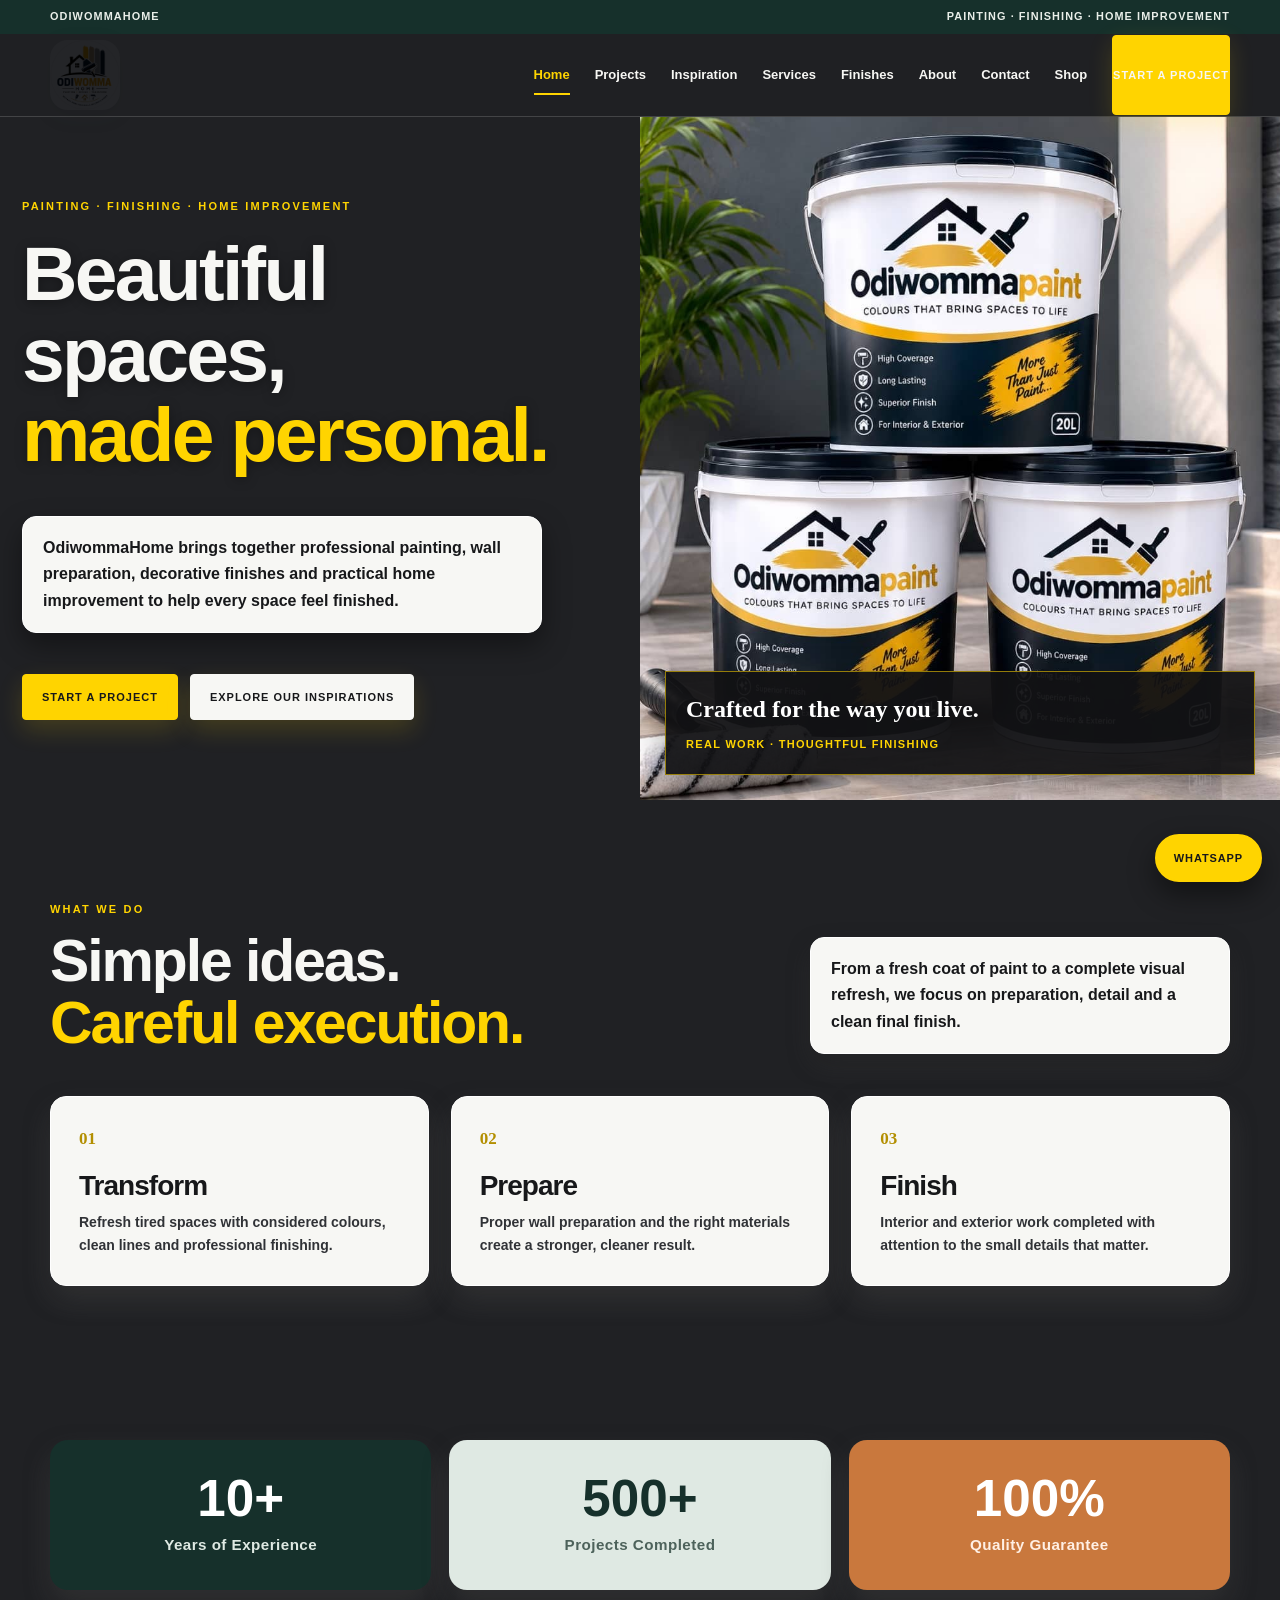
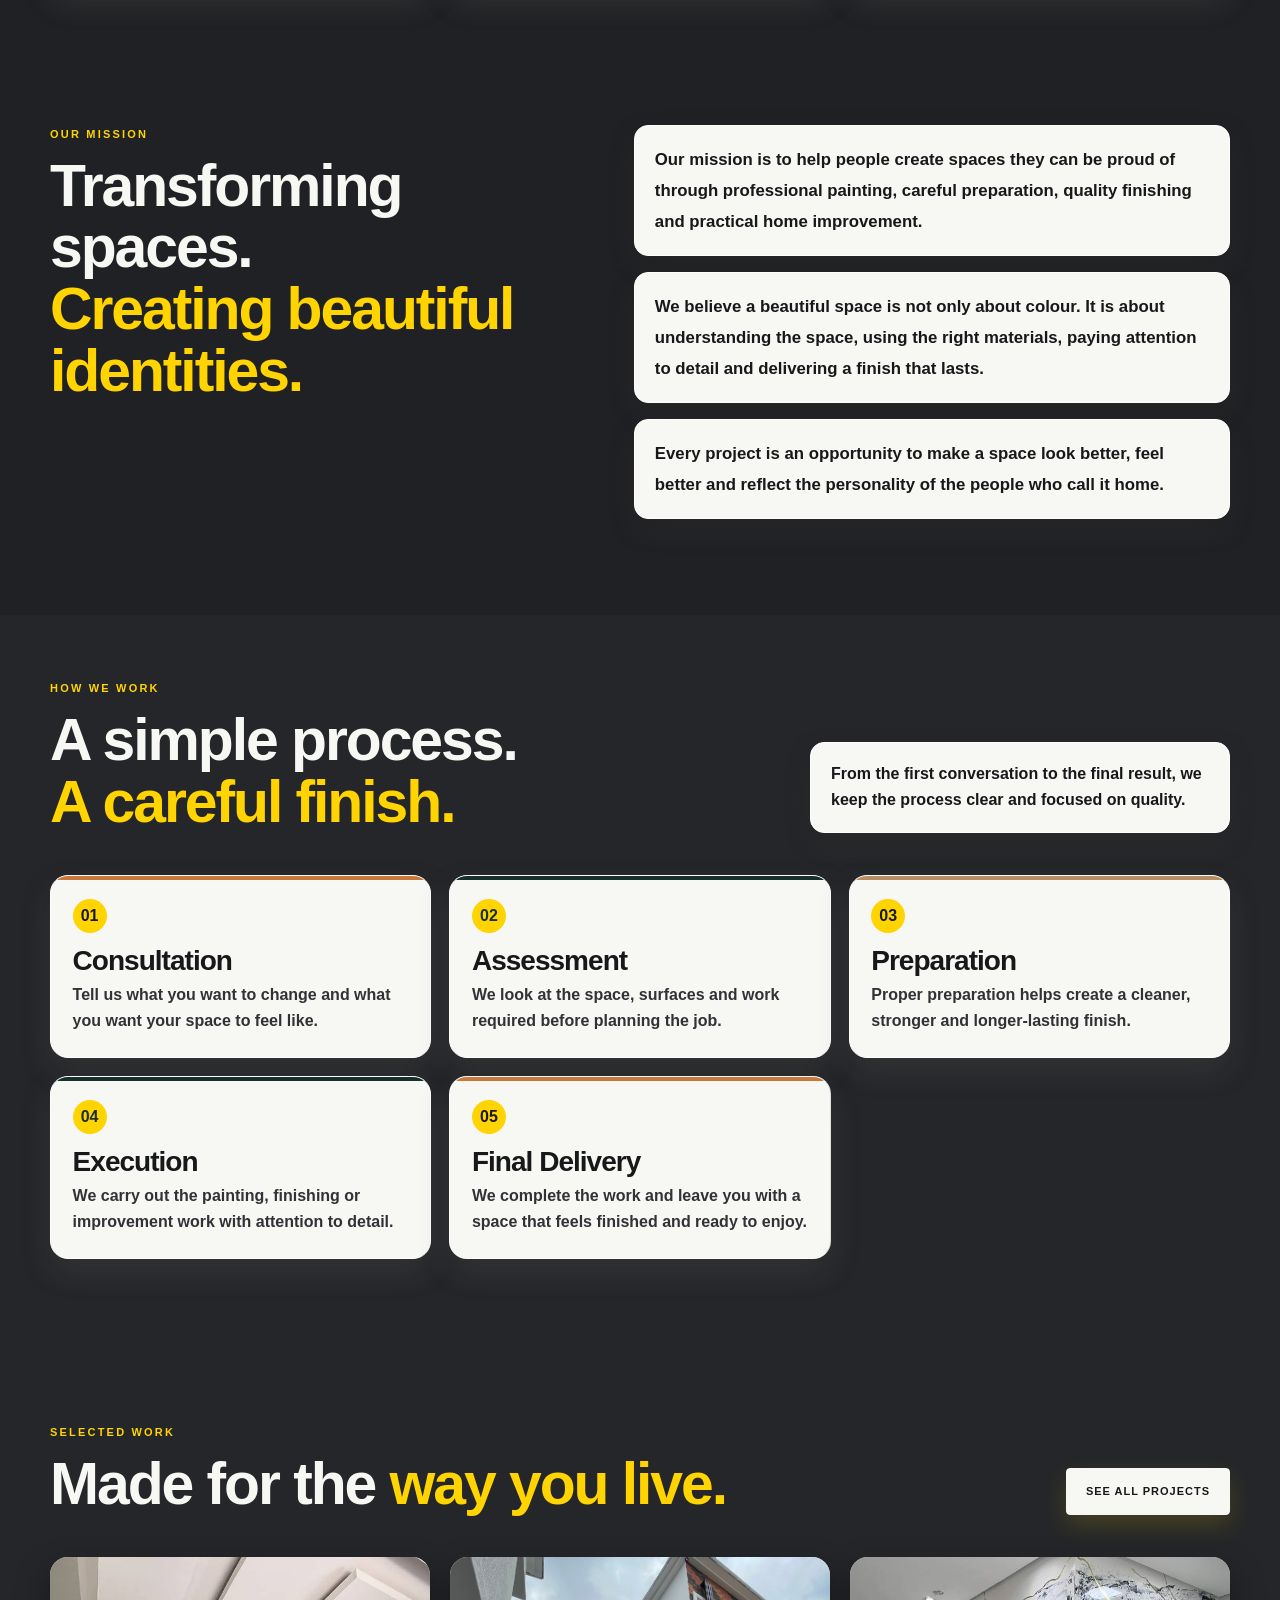
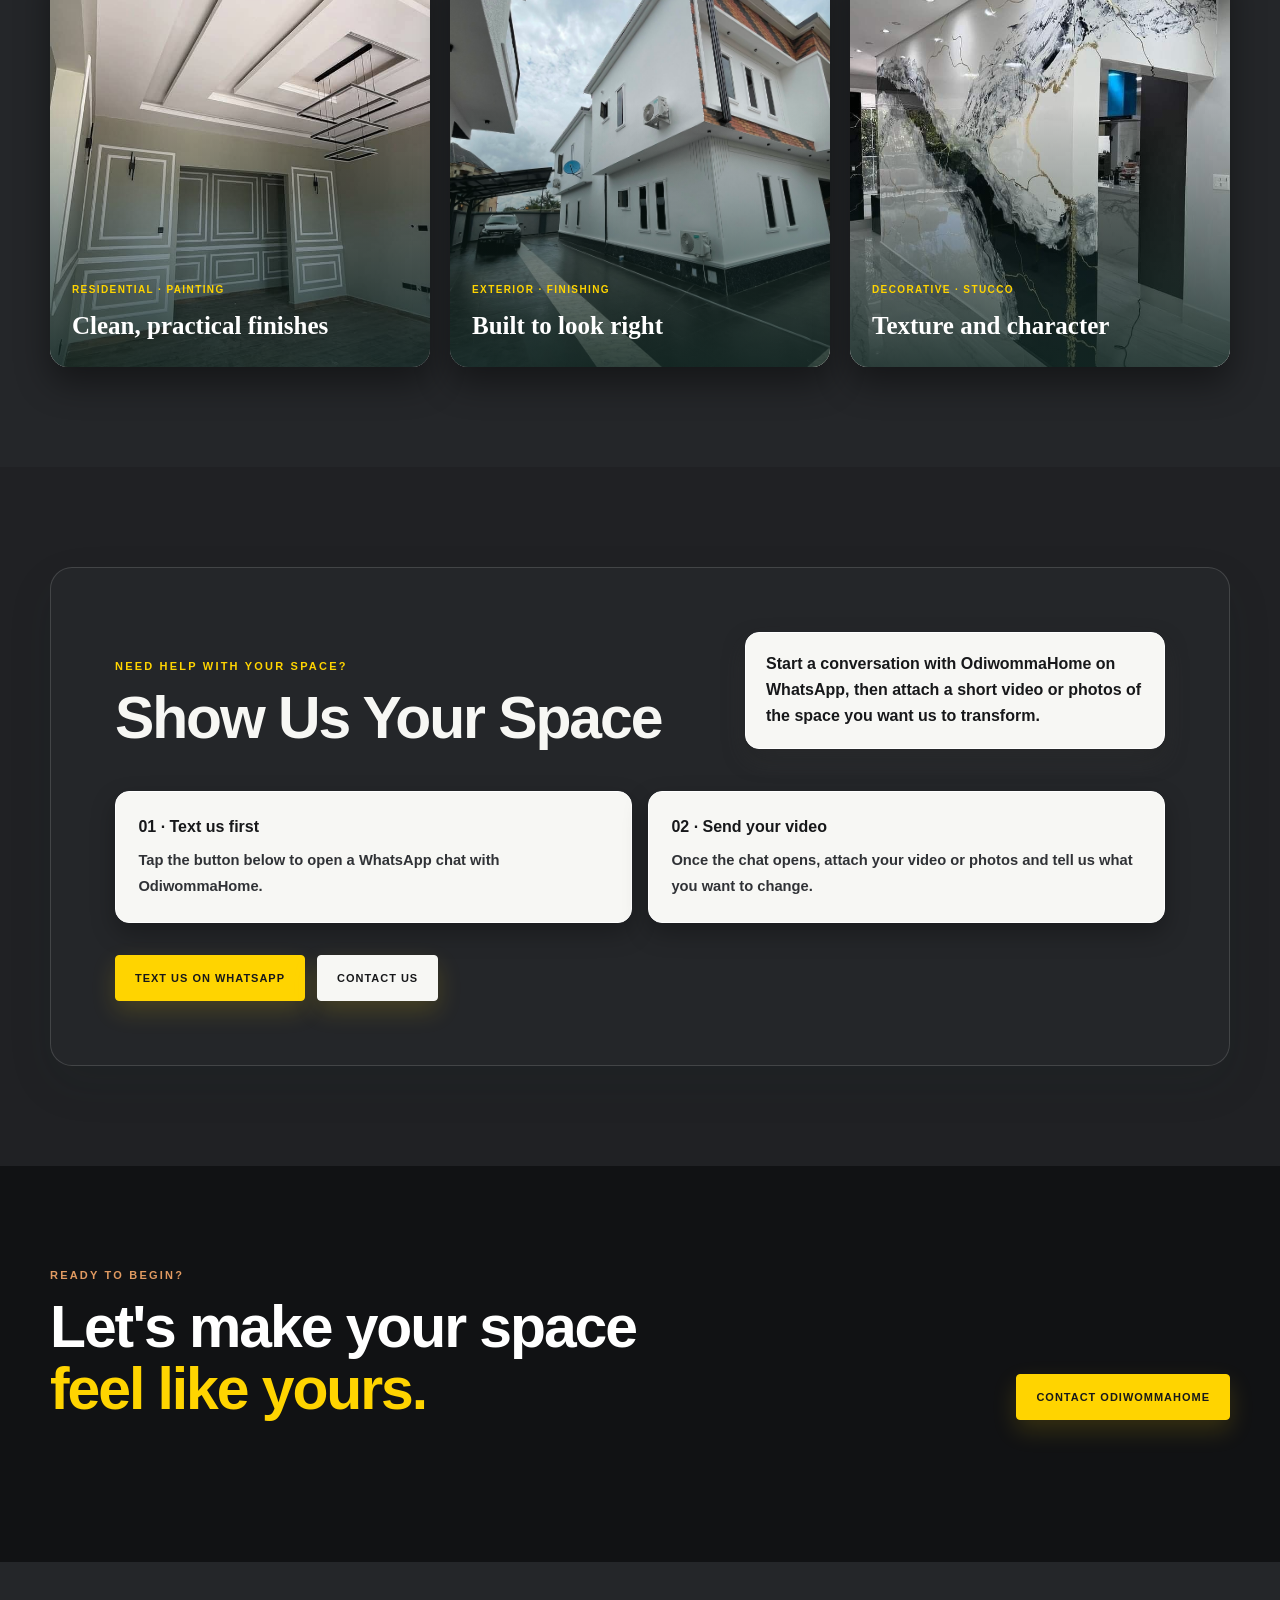
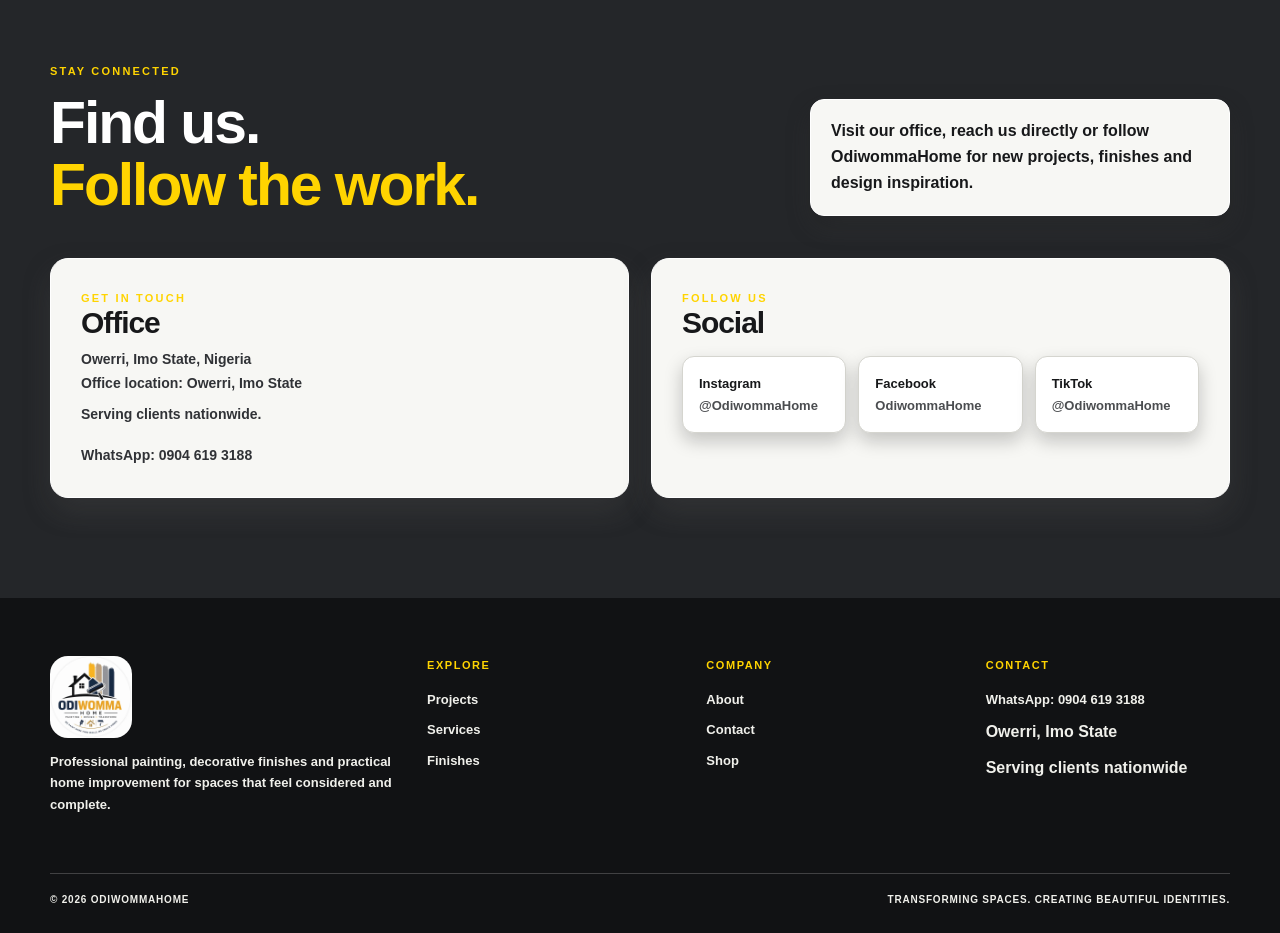
<file: index.html>
<!doctype html>
<html lang="en">
<head>
<meta charset="utf-8">
<meta name="viewport" content="width=device-width,initial-scale=1">
<meta name="description" content="OdiwommaHome, professional painting, finishing and home improvement.">
<title>Home | OdiwommaHome</title>
<style>

:root{
  --bg:#f7f4ee;
  --surface:#fffdfa;
  --ink:#1d1d1a;
  --muted:#6d6961;
  --accent:#8b6b4f;
  --accent-dark:#6f523c;
  --sand:#e9e1d5;
  --line:#ded7cc;
  --white:#fff;
  --serif:Georgia,"Times New Roman",serif;
  --sans:Inter,Arial,Helvetica,sans-serif;
  --max:1180px;
}
*{box-sizing:border-box}
html{scroll-behavior:smooth}
body{margin:0;background:var(--bg);color:var(--ink);font-family:var(--sans);line-height:1.65}
img{max-width:100%;display:block}
a{color:inherit;text-decoration:none}
button{font:inherit}
.container{width:min(var(--max),calc(100% - 44px));margin:auto}
.topbar{background:var(--ink);color:#ddd6cc;font-size:11px;letter-spacing:.08em;text-transform:uppercase}
.topbar .container{min-height:34px;display:flex;align-items:center;justify-content:space-between;gap:20px}
.site-header{position:sticky;top:0;z-index:50;background:rgba(247,244,238,.96);backdrop-filter:blur(12px);border-bottom:1px solid var(--line)}
.nav{min-height:82px;display:flex;align-items:center;justify-content:space-between;gap:28px}
.logo{width:68px;height:68px;object-fit:contain}
.nav-links{display:flex;align-items:center;gap:25px;font-size:13px;font-weight:600}
.nav-links a{padding:30px 0;position:relative}
.nav-links a:hover,.nav-links a.active{color:var(--accent)}
.nav-links a.active:after{content:"";position:absolute;left:0;right:0;bottom:21px;height:2px;background:var(--accent)}
.nav-cta,.btn{display:inline-flex;align-items:center;justify-content:center;gap:8px;padding:13px 19px;border:1px solid var(--ink);background:var(--ink);color:var(--white);font-size:11px;font-weight:700;letter-spacing:.09em;text-transform:uppercase;transition:.2s}
.nav-cta:hover,.btn:hover{background:var(--accent);border-color:var(--accent)}
.btn.secondary{background:transparent;color:var(--ink);border-color:var(--line)}
.btn.secondary:hover{background:var(--sand);border-color:var(--sand)}
.menu{display:none;background:transparent;border:1px solid var(--line);padding:9px 11px}
.hero{display:grid;grid-template-columns:1fr 1fr;min-height:650px}
.hero-copy{display:flex;flex-direction:column;justify-content:center;padding:80px max(22px,calc((100vw - var(--max))/2)) 80px 0}
.eyebrow{font-size:11px;font-weight:700;letter-spacing:.2em;text-transform:uppercase;color:var(--accent)}
h1,h2,h3{font-family:var(--serif);font-weight:400;letter-spacing:-.045em;line-height:1.05}
h1{font-size:clamp(48px,6vw,82px);margin:18px 0 25px}
h2{font-size:clamp(38px,4.6vw,60px);margin:12px 0 0}
h3{font-size:28px;margin:18px 0 10px}
h1 em,h2 em{color:var(--accent);font-style:italic}
.lead{max-width:520px;color:var(--muted);font-size:16px}
.actions{display:flex;flex-wrap:wrap;gap:12px;margin-top:25px}
.hero-media{background:var(--sand);min-height:650px;position:relative;overflow:hidden}
.hero-media img{width:100%;height:100%;object-fit:cover}
.hero-overlay{position:absolute;inset:auto 25px 25px 25px;background:rgba(29,29,26,.86);color:white;padding:18px 20px}
.hero-overlay strong{display:block;font-family:var(--serif);font-size:24px;font-weight:400}
.hero-overlay span{font-size:11px;color:#d6d0c7;letter-spacing:.12em;text-transform:uppercase}
.section{padding:100px 0}
.section.alt{background:var(--surface)}
.section.dark{background:var(--ink);color:var(--white)}
.section-head{display:flex;justify-content:space-between;gap:40px;align-items:end;margin-bottom:42px}
.section-head p{max-width:420px;color:var(--muted);margin:0}
.dark .section-head p{color:#bcb6ad}
.cards{display:grid;grid-template-columns:repeat(3,1fr);gap:18px}
.card{background:var(--surface);border:1px solid var(--line);padding:28px}
.card .num{color:var(--accent);font-family:var(--serif);font-size:17px}
.card p{color:var(--muted);font-size:14px;margin:0}
.projects-grid{display:grid;grid-template-columns:repeat(3,1fr);gap:18px}
.project-card{height:410px;position:relative;overflow:hidden;background:#ddd}
.project-card img{width:100%;height:100%;object-fit:cover;transition:transform .4s}
.project-card:hover img{transform:scale(1.035)}
.project-card:after{content:"";position:absolute;inset:0;background:linear-gradient(transparent 42%,rgba(0,0,0,.72))}
.project-label{position:absolute;z-index:2;left:22px;right:22px;bottom:20px;color:white}
.project-label small{font-size:10px;letter-spacing:.14em;text-transform:uppercase}
.project-label strong{display:block;font-family:var(--serif);font-size:25px;font-weight:400;margin-top:4px}
.finish-grid{display:grid;grid-template-columns:repeat(2,1fr);border-top:1px solid var(--line)}
.finish{display:flex;justify-content:space-between;align-items:center;padding:18px 0;border-bottom:1px solid var(--line);font-size:14px}
.finish:nth-child(odd){margin-right:30px}
.finish span:last-child{color:var(--accent);font-size:18px}
.page-hero{padding:95px 0 70px;border-bottom:1px solid var(--line);background:var(--surface)}
.page-hero p{max-width:650px;color:var(--muted);font-size:16px;margin:22px 0 0}
.about-layout{display:grid;grid-template-columns:.8fr 1.2fr;gap:10%;align-items:start}
.about-panel{background:var(--sand);padding:55px;min-height:360px;display:flex;align-items:center;justify-content:center;text-align:center}
.about-panel span{font-family:var(--serif);font-size:clamp(38px,5vw,64px);line-height:1}
.about-copy p{color:var(--muted);font-size:15px}
.contact-grid{display:grid;grid-template-columns:.8fr 1.2fr;gap:22px}
.contact-card{background:var(--surface);border:1px solid var(--line);padding:30px}
.contact-card h3{margin-top:0}
.contact-item{padding:17px 0;border-top:1px solid var(--line)}
.contact-item:first-of-type{border-top:0}
.contact-item small{display:block;color:var(--accent);font-size:10px;font-weight:700;letter-spacing:.14em;text-transform:uppercase;margin-bottom:4px}
.contact-item a{font-size:17px}
.form{background:var(--surface);border:1px solid var(--line);padding:32px}
.form-grid{display:grid;grid-template-columns:1fr 1fr;gap:18px}
.field{display:flex;flex-direction:column;gap:7px}
.field.full{grid-column:1/-1}
label{font-size:11px;font-weight:700;letter-spacing:.1em;text-transform:uppercase}
input,textarea,select{width:100%;border:1px solid var(--line);background:#fff;padding:13px 14px;font:inherit;color:var(--ink)}
textarea{min-height:145px;resize:vertical}
.shop-banner{background:var(--ink);color:white;padding:34px}
.shop-banner p{color:#c5bfb6;max-width:650px}
.shop-placeholder{display:grid;grid-template-columns:repeat(3,1fr);gap:18px}
.product{background:var(--surface);border:1px solid var(--line);padding:18px}
.product-img{aspect-ratio:1/1;background:var(--sand);display:flex;align-items:center;justify-content:center;color:var(--muted);font-size:12px}
.product h3{font-size:23px;margin:18px 0 6px}
.product p{color:var(--muted);font-size:13px}
footer{background:var(--ink);color:white;padding:58px 0 24px}
.footer-grid{display:grid;grid-template-columns:1.4fr 1fr 1fr 1fr;gap:35px;padding-bottom:45px}
.footer-logo{width:82px;height:82px;object-fit:contain;background:white}
footer p,footer a{color:#bcb6ad;font-size:13px}
footer a:hover{color:white}
.footer-title{color:white;font-size:11px;font-weight:700;letter-spacing:.14em;text-transform:uppercase;margin-bottom:15px}
.footer-links{display:grid;gap:9px}
.footer-bottom{border-top:1px solid rgba(255,255,255,.15);padding-top:18px;display:flex;justify-content:space-between;gap:20px;color:#8f8981;font-size:10px;letter-spacing:.08em;text-transform:uppercase}
.whatsapp{position:fixed;right:18px;bottom:18px;z-index:60;background:#1d1d1a;color:white;padding:13px 17px;font-size:11px;font-weight:700;letter-spacing:.08em;text-transform:uppercase;box-shadow:0 8px 25px rgba(0,0,0,.18)}
.whatsapp:hover{background:var(--accent)}
@media(max-width:900px){
  .nav-links{display:none;position:absolute;top:82px;left:0;right:0;background:var(--bg);padding:18px 22px 24px;border-bottom:1px solid var(--line);flex-direction:column;align-items:stretch;gap:2px}
  .nav-links.open{display:flex}
  .nav-links a{padding:12px 0}
  .nav-links a.active:after{display:none}
  .nav-cta{margin-top:8px}
  .menu{display:block}
  .hero{grid-template-columns:1fr}
  .hero-copy{padding:75px 0}
  .hero-media{min-height:430px}
  .cards,.projects-grid,.shop-placeholder{grid-template-columns:1fr}
  .section{padding:75px 0}
  .section-head{display:block}
  .section-head p{margin-top:20px}
  .about-layout,.contact-grid{grid-template-columns:1fr}
  .footer-grid{grid-template-columns:1fr 1fr}
}
@media(max-width:600px){
  .container{width:min(100% - 32px,560px)}
  .topbar .container{justify-content:center;text-align:center}
  .topbar span:last-child{display:none}
  .logo{width:60px;height:60px}
  .nav{min-height:72px}
  .nav-links{top:72px}
  h1{font-size:50px}
  .hero-copy{padding:62px 0}
  .hero-media{min-height:350px}
  .project-card{height:330px}
  .finish-grid{grid-template-columns:1fr}
  .finish:nth-child(odd){margin-right:0}
  .form-grid{grid-template-columns:1fr}
  .field.full{grid-column:auto}
  .footer-grid{grid-template-columns:1fr}
  .footer-bottom{display:block}
  .footer-bottom span{display:block;margin-top:7px}
  .whatsapp{right:12px;bottom:12px}
}

/* Shop and cart */
.shop-section{padding-top:64px}
.shop-toolbar{display:flex;align-items:end;justify-content:space-between;gap:24px;margin-bottom:26px}
.shop-toolbar h2{margin:6px 0 0}
.shop-actions{display:flex;gap:10px;align-items:center}
.shop-search,.shop-select{height:46px;border:1px solid #d9d9d9;border-radius:10px;background:#fff;padding:0 13px;font:inherit;color:inherit}
.shop-search{width:220px}.shop-select{min-width:170px}
.shop-note{padding:16px 18px;border:1px solid #e3e3e3;border-radius:12px;background:#fafafa;margin-bottom:30px;font-size:.95rem}
.product-grid{display:grid;grid-template-columns:repeat(3,minmax(0,1fr));gap:20px}
.product-card{border:1px solid #e4e4e4;border-radius:16px;overflow:hidden;background:#fff;display:flex;flex-direction:column;min-width:0}
.product-visual{height:220px;overflow:hidden;display:flex;align-items:center;justify-content:center;background:linear-gradient(135deg,#f1f1ee,#dddcd6);position:relative}
.product-image{width:100%;height:100%;display:block;object-fit:cover;object-position:center}
.product-initial{font-size:3rem;font-weight:800;letter-spacing:-.05em;color:#333}
.product-tag{position:absolute;top:14px;left:14px;background:#fff;border-radius:999px;padding:6px 10px;font-size:.75rem;font-weight:700}
.product-body{padding:20px;display:flex;flex-direction:column;gap:10px;flex:1}
.product-body h3{margin:0;font-size:1.15rem}.product-body p{margin:0;color:#666;line-height:1.55;font-size:.92rem}.product-meta{display:flex;justify-content:space-between;align-items:center;gap:10px;margin-top:auto;padding-top:8px}.product-price{font-weight:800}.quote-price{font-size:.85rem;color:#666;font-weight:600}
.product-add{width:100%;margin-top:10px}
.cart-nav{border:1px solid rgba(0,0,0,.15);background:transparent;border-radius:999px;padding:10px 13px;font:inherit;cursor:pointer;color:inherit}
.cart-count{display:inline-grid;place-items:center;min-width:22px;height:22px;padding:0 5px;border-radius:999px;background:#111;color:#fff;font-size:.75rem;margin-left:4px}
.cart-backdrop{position:fixed;inset:0;background:rgba(0,0,0,.42);opacity:0;visibility:hidden;transition:.25s;z-index:90}
.cart-drawer{position:fixed;top:0;right:0;width:min(440px,94vw);height:100dvh;background:#fff;z-index:91;transform:translateX(105%);transition:.3s;display:flex;flex-direction:column;box-shadow:-15px 0 50px rgba(0,0,0,.18)}
.cart-open .cart-backdrop{opacity:1;visibility:visible}.cart-open .cart-drawer{transform:translateX(0)}
.cart-head{padding:28px 24px 18px;border-bottom:1px solid #eee;display:flex;justify-content:space-between;align-items:flex-start}.cart-head h2{margin:4px 0 0}.cart-close{border:0;background:#f1f1f1;width:40px;height:40px;border-radius:50%;font-size:1.5rem;cursor:pointer}
.cart-items{padding:18px 24px;overflow:auto;flex:1}.cart-row{display:grid;grid-template-columns:1fr auto;gap:12px;padding:16px 0;border-bottom:1px solid #eee}.cart-row h3{font-size:1rem;margin:0 0 5px}.cart-row p{margin:0;color:#777;font-size:.85rem}.cart-controls{display:flex;align-items:center;gap:8px;margin-top:10px}.qty-btn,.remove-item{border:1px solid #ddd;background:#fff;border-radius:7px;cursor:pointer}.qty-btn{width:30px;height:30px}.remove-item{padding:7px 9px;font-size:.78rem}.cart-empty{padding:30px 24px;color:#777;text-align:center}.cart-foot{padding:20px 24px;border-top:1px solid #eee;background:#fafafa}.cart-total-row{display:flex;justify-content:space-between;margin-bottom:10px}.btn-full{width:100%;margin-top:10px}.btn-light{background:#fff;color:#222;border:1px solid #ddd}.cart-help{font-size:.78rem;color:#777;line-height:1.5;margin:12px 0 0}.empty-products{text-align:center;padding:50px;color:#777}
.sr-only{position:absolute;width:1px;height:1px;padding:0;margin:-1px;overflow:hidden;clip:rect(0,0,0,0);white-space:nowrap;border:0}
@media(max-width:900px){.product-grid{grid-template-columns:repeat(2,minmax(0,1fr))}.shop-toolbar{align-items:stretch;flex-direction:column}.shop-actions{width:100%}.shop-search{flex:1;width:auto}.shop-select{min-width:160px}}
@media(max-width:600px){.product-grid{grid-template-columns:1fr}.shop-actions{flex-direction:column}.shop-search,.shop-select{width:100%}.cart-nav{margin:8px 0}}


/* OdiwommaHome V2 global visual system */
:root{
  --bg:#f5f1e8;
  --surface:#ffffff;
  --ink:#16302b;
  --muted:#66736e;
  --accent:#c9783d;
  --accent-dark:#9f582a;
  --sand:#e8ded0;
  --sage:#dfe9e3;
  --line:#d9d0c4;
  --white:#fff;
  --shadow:0 18px 45px rgba(22,48,43,.10);
  --shadow-soft:0 10px 28px rgba(22,48,43,.08);
}
body{background:var(--bg);color:var(--ink);font-weight:700;}
.site-header{background:rgba(245,241,232,.94);border-color:rgba(22,48,43,.14);}
.logo{mix-blend-mode:multiply;border-radius:18px;filter:drop-shadow(0 5px 10px rgba(22,48,43,.08));}
.nav-links a:hover,.nav-links a.active{color:var(--accent);}
.nav-links{font-weight:800;}
.nav-links a.active:after{background:var(--accent);}
.nav-cta,.btn{border-radius:4px;background:var(--ink);border-color:var(--ink);box-shadow:0 8px 20px rgba(22,48,43,.12);}
.nav-cta:hover,.btn:hover{background:var(--accent);border-color:var(--accent);}
.btn.secondary{background:transparent;color:var(--ink);border-color:var(--line);box-shadow:none;}
.btn.secondary:hover{background:var(--sage);border-color:var(--sage);}
.eyebrow{color:var(--accent);font-weight:900;}
h1 em,h2 em{color:var(--accent);}
.card,.contact-card,.form,.product-card{border-color:rgba(22,48,43,.14);box-shadow:var(--shadow-soft);border-radius:16px;}
.card:hover,.product-card:hover{transform:translateY(-5px);box-shadow:var(--shadow);}
.card .num{color:var(--accent);}
.page-hero{background:var(--surface);border-color:var(--line);}
.about-panel{background:var(--sage);border-radius:18px;box-shadow:var(--shadow-soft);}
.shop-banner{background:var(--ink);border-radius:18px;box-shadow:var(--shadow);}
.product-card{overflow:hidden;}
.product-tag{background:var(--surface);color:var(--ink);}
.product-add{background:var(--ink);border-color:var(--ink);}
.product-add:hover{background:var(--accent);border-color:var(--accent);}
footer{background:var(--ink);}
.footer-logo{mix-blend-mode:screen;background:transparent;border-radius:18px;}
.whatsapp{background:var(--ink);border-radius:999px;box-shadow:0 12px 28px rgba(22,48,43,.20);}
.whatsapp:hover{background:#fff0a3;}
input,textarea,select{border-color:var(--line);border-radius:10px;}
input:focus,textarea:focus,select:focus{outline:2px solid rgba(201,120,61,.22);border-color:var(--accent);}
@media(max-width:900px){
  .nav-links{background:var(--surface);box-shadow:0 16px 35px rgba(22,48,43,.08);}
}

</style>

<style>
  .trust-section {
    padding: 3.5rem 0;
    border-top: 1px solid rgba(0,0,0,.08);
    border-bottom: 1px solid rgba(0,0,0,.08);
  }
  .trust-grid {
    display: grid;
    grid-template-columns: repeat(3, 1fr);
    gap: 1rem;
  }
  .trust-item {
    text-align: center;
    padding: 1.5rem 1rem;
  }
  .trust-number {
    display: block;
    font-size: clamp(2rem, 5vw, 3.25rem);
    line-height: 1;
    font-weight: 700;
    margin-bottom: .65rem;
  }
  .trust-label {
    display: block;
    font-size: .95rem;
    letter-spacing: .03em;
    opacity: .78;
  }
  .mission-section {
    padding: 5rem 0;
  }
  .mission-grid {
    display: grid;
    grid-template-columns: minmax(0, .9fr) minmax(0, 1.1fr);
    gap: 3rem;
    align-items: start;
  }
  .mission-copy p {
    max-width: 760px;
    margin: 0 0 1rem;
  }
  .process-section {
    padding: 5rem 0;
  }
  .process-grid {
    display: grid;
    grid-template-columns: repeat(5, 1fr);
    gap: 1rem;
  }
  .process-card {
    padding: 1.5rem;
    border: 1px solid rgba(0,0,0,.1);
    border-radius: 14px;
    background: rgba(255,255,255,.55);
  }
  .process-card .num {
    display: block;
    margin-bottom: 1rem;
  }
  .process-card h3 {
    margin: 0 0 .6rem;
  }
  .process-card p {
    margin: 0;
  }
  @media (max-width: 800px) {
    .trust-grid {
      grid-template-columns: 1fr;
    }
    .trust-item {
      padding: 1rem;
    }
    .mission-grid {
      grid-template-columns: 1fr;
      gap: 1.5rem;
    }
    .process-grid {
      grid-template-columns: 1fr;
    }
  }
</style>


<style>
/* OdiwommaHome brand refresh */
:root{
  --oh-ink:#16302b;
  --oh-ink-2:#0f2521;
  --oh-muted:#66736e;
  --oh-cream:#f5f1e8;
  --oh-white:#ffffff;
  --oh-accent:#c9783d;
  --oh-accent-dark:#9f582a;
  --oh-sage:#dfe9e3;
  --oh-sand:#e8ded0;
  --oh-line:rgba(22,48,43,.14);
  --oh-shadow:0 18px 45px rgba(22,48,43,.10);
  --oh-shadow-soft:0 10px 28px rgba(22,48,43,.08);
}

body{background:var(--oh-cream);color:var(--oh-ink);}
.topbar{
  background:var(--oh-ink)!important;
  color:#e9eee9!important;
  letter-spacing:.1em;
  text-transform:uppercase;
  font-size:.68rem;
}
.site-header{
  background:rgba(245,241,232,.94)!important;
  border-bottom:1px solid var(--oh-line)!important;
}
.logo{
  width:70px!important;
  height:70px!important;
  object-fit:contain;
  mix-blend-mode:multiply;
  border-radius:18px;
  filter:drop-shadow(0 5px 10px rgba(22,48,43,.08));
}
.nav-links a:hover,.nav-links a.active{color:var(--oh-accent)!important;}
.nav-links a.active:after{background:var(--oh-accent)!important;}
.nav-cta,.btn{
  border-radius:4px!important;
  background:var(--oh-ink)!important;
  border-color:var(--oh-ink)!important;
  box-shadow:0 8px 20px rgba(22,48,43,.12);
}
.nav-cta:hover,.btn:hover{
  background:var(--oh-accent)!important;
  border-color:var(--oh-accent)!important;
  transform:translateY(-1px);
}
.btn.secondary{
  background:transparent!important;
  color:var(--oh-ink)!important;
  border-color:var(--oh-line)!important;
  box-shadow:none;
}
.btn.secondary:hover{
  background:var(--oh-sage)!important;
  border-color:var(--oh-sage)!important;
}
.eyebrow{color:var(--oh-accent)!important;}
h1 em,h2 em{color:var(--oh-accent)!important;}

.hero{
  background:var(--oh-white);
}
.hero-copy{
  background:linear-gradient(135deg,var(--oh-white) 0%,#f8f3ea 100%);
}
.hero-media{
  background:var(--oh-sand)!important;
}
.hero-overlay{
  background:rgba(15,37,33,.9)!important;
  box-shadow:0 12px 30px rgba(0,0,0,.16);
}

.section.alt{background:var(--oh-white)!important;}
.section.dark{
  background:var(--oh-ink)!important;
}
.card{
  border:1px solid var(--oh-line)!important;
  border-radius:16px!important;
  box-shadow:var(--oh-shadow-soft);
  transition:transform .25s ease,box-shadow .25s ease;
}
.card:hover{
  transform:translateY(-5px);
  box-shadow:var(--oh-shadow);
}
.card .num{color:var(--oh-accent)!important;}

.projects-grid{gap:20px!important;}
.project-card{
  border-radius:18px!important;
  box-shadow:var(--oh-shadow-soft);
}
.project-card:after{
  background:linear-gradient(transparent 36%,rgba(15,37,33,.82))!important;
}

.mission-section{
  background:var(--oh-white)!important;
}
.mission-grid{
  gap:6rem!important;
}
.mission-copy{
  color:#465650!important;
  font-size:1.05rem;
  line-height:1.85;
}

.process-section{
  background:var(--oh-sage)!important;
}
.process-grid{
  border-top:1px solid var(--oh-line)!important;
}
.process-card{
  border:0!important;
  border-right:1px solid var(--oh-line)!important;
  border-radius:0!important;
  background:transparent!important;
  padding:2rem 1.4rem!important;
}
.process-card:last-child{border-right:0!important;}
.process-card .num{color:var(--oh-accent)!important;}

.trust-section{
  padding:5rem 0!important;
  background:var(--oh-cream)!important;
  border:0!important;
}
.trust-grid{
  gap:20px!important;
}
.trust-item{
  position:relative;
  background:var(--oh-white);
  border:1px solid var(--oh-line);
  border-radius:18px;
  padding:2.2rem 1.5rem!important;
  box-shadow:var(--oh-shadow-soft);
  overflow:hidden;
  transition:transform .25s ease,box-shadow .25s ease;
}
.trust-item:before{
  content:"";
  position:absolute;
  left:0;right:0;top:0;
  height:5px;
  background:var(--oh-accent);
}
.trust-item:hover{
  transform:translateY(-5px);
  box-shadow:var(--oh-shadow);
}
.trust-number{
  color:var(--oh-ink);
  font-size:clamp(2.6rem,5vw,4.2rem)!important;
  font-weight:800!important;
}
.trust-label{
  color:var(--oh-muted);
  font-weight:600;
}

.video-request{
  background:var(--oh-white)!important;
}
.video-request .container{
  border:0!important;
  border-radius:22px;
  background:linear-gradient(135deg,var(--oh-sage),#f8f3ea);
  padding:clamp(2rem,5vw,5rem)!important;
  box-shadow:var(--oh-shadow);
}
.video-request .video-steps{
  display:grid;
  grid-template-columns:repeat(2,1fr);
  gap:16px;
  margin:2rem 0;
}
.video-request .video-step{
  background:rgba(255,255,255,.82);
  border:1px solid var(--oh-line);
  border-radius:14px;
  padding:1.4rem;
  box-shadow:0 8px 22px rgba(22,48,43,.06);
}
.video-request .video-step strong{
  display:block;
  margin-bottom:.4rem;
}
.video-request .video-step span{
  color:var(--oh-muted);
  font-size:.92rem;
}

.dark .eyebrow{color:#e19a61!important;}

footer{
  background:var(--oh-ink)!important;
}
.footer-logo{
  mix-blend-mode:screen;
  background:transparent!important;
  border-radius:18px;
  filter:drop-shadow(0 5px 12px rgba(0,0,0,.18));
}
footer a:hover{color:#fff!important;}
.whatsapp{
  background:var(--oh-ink)!important;
  border-radius:999px!important;
  box-shadow:0 12px 28px rgba(22,48,43,.2)!important;
}
.whatsapp:hover{background:var(--oh-accent)!important;}

.page-hero{
  background:var(--oh-white)!important;
}
.about-panel{
  background:var(--oh-sage)!important;
  border-radius:18px;
  box-shadow:var(--oh-shadow-soft);
}
.contact-card,.form{
  border:1px solid var(--oh-line)!important;
  border-radius:16px!important;
  box-shadow:var(--oh-shadow-soft);
}
.shop-banner{
  background:var(--oh-ink)!important;
  border-radius:18px;
  box-shadow:var(--oh-shadow);
}
.product-card{
  border:1px solid var(--oh-line)!important;
  border-radius:18px!important;
  box-shadow:var(--oh-shadow-soft);
  transition:transform .25s ease,box-shadow .25s ease;
}
.product-card:hover{
  transform:translateY(-5px);
  box-shadow:var(--oh-shadow);
}
.product-tag{
  background:var(--oh-white)!important;
  color:var(--oh-ink)!important;
}
.product-add{
  background:var(--oh-ink)!important;
  border-color:var(--oh-ink)!important;
}
.product-add:hover{
  background:var(--oh-accent)!important;
  border-color:var(--oh-accent)!important;
}
.cart-nav{
  border-color:var(--oh-line)!important;
}
.cart-count{background:var(--oh-accent)!important;}
.cart-drawer{
  box-shadow:-18px 0 55px rgba(22,48,43,.18)!important;
}
.cart-head,.cart-foot{border-color:var(--oh-line)!important;}
input,textarea,select{
  border-color:var(--oh-line)!important;
  border-radius:10px;
  background:#fff;
}
input:focus,textarea:focus,select:focus{
  outline:2px solid rgba(201,120,61,.22);
  border-color:var(--oh-accent)!important;
}

@media(max-width:900px){
  .nav-links{
    background:var(--oh-white)!important;
    box-shadow:0 16px 35px rgba(22,48,43,.08);
  }
  .cards{grid-template-columns:1fr!important;}
  .card{border-right:0!important;border-bottom:1px solid var(--oh-line)!important;}
  .trust-grid{grid-template-columns:1fr!important;}
  .trust-item{border-bottom:0!important;}
  .mission-grid{grid-template-columns:1fr!important;gap:2rem!important;}
  .process-grid{grid-template-columns:1fr!important;}
  .process-card{border-right:0!important;border-bottom:1px solid var(--oh-line)!important;}
  .process-card:last-child{border-bottom:0!important;}
  .video-request .video-steps{grid-template-columns:1fr;}
}
@media(max-width:600px){
  .logo{width:60px!important;height:60px!important;}
}
</style>

<style>
/* Homepage card correction v4 */
.trust-grid{
  gap:24px!important;
}
.trust-item{
  background:#ffffff!important;
  border:1px solid rgba(22,48,43,.12)!important;
  border-radius:18px!important;
  box-shadow:0 16px 34px rgba(22,48,43,.16), 0 4px 10px rgba(22,48,43,.08)!important;
  padding:2.4rem 1.5rem!important;
}
.trust-item:hover{
  transform:translateY(-6px);
  box-shadow:0 22px 44px rgba(22,48,43,.20), 0 6px 14px rgba(22,48,43,.10)!important;
}
.process-grid{
  border-top:0!important;
  gap:22px!important;
}
.process-card{
  background:#ffffff!important;
  border:1px solid rgba(22,48,43,.12)!important;
  border-radius:18px!important;
  box-shadow:0 16px 34px rgba(22,48,43,.14), 0 4px 10px rgba(22,48,43,.07)!important;
  padding:2rem 1.5rem!important;
  min-height:220px;
  transition:transform .25s ease,box-shadow .25s ease;
}
.process-card:last-child{border-right:1px solid rgba(22,48,43,.12)!important;}
.process-card:hover{
  transform:translateY(-6px);
  box-shadow:0 22px 44px rgba(22,48,43,.18), 0 6px 14px rgba(22,48,43,.09)!important;
}
@media(max-width:900px){
  .process-card{
    border:1px solid rgba(22,48,43,.12)!important;
    border-radius:18px!important;
    min-height:0;
  }
  .process-card:last-child{border:1px solid rgba(22,48,43,.12)!important;}
}
</style>


<style>
/* Homepage card sizing correction v5 */
.trust-section{
  padding:3.2rem 0!important;
}
.trust-grid{
  grid-template-columns:repeat(3,minmax(0,1fr))!important;
  gap:18px!important;
}
.trust-item{
  min-height:150px!important;
  display:flex!important;
  flex-direction:column!important;
  justify-content:center!important;
  align-items:center!important;
  padding:1.45rem 1rem!important;
  box-sizing:border-box!important;
  box-shadow:0 10px 24px rgba(22,48,43,.14),0 3px 8px rgba(22,48,43,.07)!important;
}
.trust-number{
  font-size:clamp(2.25rem,4vw,3.25rem)!important;
  margin-bottom:.45rem!important;
}
.trust-item:hover{
  transform:translateY(-3px);
  box-shadow:0 15px 30px rgba(22,48,43,.17),0 4px 10px rgba(22,48,43,.08)!important;
}
.process-section{
  padding:4rem 0!important;
}
.process-grid{
  grid-template-columns:repeat(3,minmax(0,1fr))!important;
  gap:18px!important;
}
.process-card{
  min-height:0!important;
  height:auto!important;
  padding:1.5rem 1.35rem!important;
  box-sizing:border-box!important;
  box-shadow:0 10px 24px rgba(22,48,43,.12),0 3px 8px rgba(22,48,43,.06)!important;
}
.process-card .num{
  margin-bottom:.7rem!important;
}
.process-card h3{
  margin-bottom:.45rem!important;
}
.process-card p{
  line-height:1.6!important;
}
.process-card:hover{
  transform:translateY(-3px);
  box-shadow:0 15px 30px rgba(22,48,43,.16),0 4px 10px rgba(22,48,43,.08)!important;
}
@media(max-width:900px){
  .trust-grid{
    grid-template-columns:1fr!important;
  }
  .trust-item{
    min-height:130px!important;
  }
  .process-grid{
    grid-template-columns:repeat(2,minmax(0,1fr))!important;
    gap:16px!important;
  }
}
@media(max-width:600px){
  .trust-section{padding:2.6rem 0!important;}
  .process-section{padding:3.2rem 0!important;}
  .process-grid{grid-template-columns:1fr!important;}
  .process-card{padding:1.35rem!important;}
}
</style>


<style>
/* Homepage visual color + card polish v7 */
.trust-section{
  background:#f5f1e8!important;
  padding:3.4rem 0!important;
}
.trust-grid{
  gap:18px!important;
}
.trust-item{
  min-height:150px!important;
  border:0!important;
  border-radius:18px!important;
  padding:1.5rem 1rem!important;
  box-shadow:0 14px 30px rgba(22,48,43,.16),0 4px 10px rgba(22,48,43,.08)!important;
}
.trust-item:before{display:none!important;}
.trust-item:nth-child(1){
  background:#16302b!important;
  color:#fff!important;
}
.trust-item:nth-child(1) .trust-number{color:#fff!important;}
.trust-item:nth-child(1) .trust-label{color:#dfe9e3!important;opacity:1!important;}
.trust-item:nth-child(2){
  background:#dfe9e3!important;
  color:#16302b!important;
}
.trust-item:nth-child(2) .trust-number{color:#16302b!important;}
.trust-item:nth-child(2) .trust-label{color:#4d625b!important;opacity:1!important;}
.trust-item:nth-child(3){
  background:#c9783d!important;
  color:#fff!important;
}
.trust-item:nth-child(3) .trust-number{color:#fff!important;}
.trust-item:nth-child(3) .trust-label{color:#fff0e5!important;opacity:1!important;}
.trust-item:hover{
  transform:translateY(-4px)!important;
  box-shadow:0 20px 38px rgba(22,48,43,.20),0 6px 14px rgba(22,48,43,.10)!important;
}

.process-section{
  background:#dfe9e3!important;
}
.process-grid{
  gap:18px!important;
}
.process-card{
  position:relative;
  background:#fff!important;
  border:1px solid rgba(22,48,43,.10)!important;
  border-radius:18px!important;
  padding:1.45rem 1.35rem!important;
  box-shadow:0 12px 26px rgba(22,48,43,.12),0 3px 8px rgba(22,48,43,.06)!important;
  overflow:hidden;
}
.process-card:before{
  content:"";
  position:absolute;
  left:0;right:0;top:0;
  height:4px;
  background:#c9783d;
}
.process-card:nth-child(2):before{background:#16302b;}
.process-card:nth-child(3):before{background:#b88d62;}
.process-card:nth-child(4):before{background:#16302b;}
.process-card:nth-child(5):before{background:#c9783d;}
.process-card .num{
  display:inline-flex!important;
  align-items:center;
  justify-content:center;
  width:34px;
  height:34px;
  border-radius:50%;
  background:#f5f1e8;
  color:#c9783d!important;
  font-weight:800;
  margin-bottom:.8rem!important;
}
.process-card:nth-child(2) .num,.process-card:nth-child(4) .num{
  background:#dfe9e3;
  color:#16302b!important;
}
.process-card h3{
  color:#16302b!important;
}
.process-card p{
  color:#66736e!important;
}
.process-card:hover{
  transform:translateY(-4px)!important;
  box-shadow:0 18px 34px rgba(22,48,43,.16),0 5px 12px rgba(22,48,43,.08)!important;
}
@media(max-width:900px){
  .trust-grid{grid-template-columns:1fr!important;}
  .trust-item{min-height:130px!important;}
  .process-grid{grid-template-columns:repeat(2,minmax(0,1fr))!important;}
}
@media(max-width:600px){
  .process-grid{grid-template-columns:1fr!important;}
}
</style>


<style>
/* OdiwommaHome dark visual system */
:root{
  --bg:#202124;
  --surface:#2a2c2f;
  --ink:#f8f8f5;
  --muted:#e5e5df;
  --accent:#ffd400;
  --accent-dark:#d9b300;
  --sand:#303236;
  --line:rgba(255,255,255,.16);
  --white:#ffffff;
}
body{background:var(--bg);color:var(--ink);font-weight:700;}
.topbar{background:#111214;color:#ffd400;}
.site-header{background:rgba(32,33,36,.96);border-bottom-color:var(--line);}
.nav-links a:hover,.nav-links a.active{color:var(--accent);}
.nav-links{font-weight:800;}
.nav-links a.active:after{background:var(--accent);}
.nav-cta,.btn{border-color:var(--accent);background:var(--accent);color:#17181a;box-shadow:0 8px 24px rgba(255,212,0,.16);font-weight:900;}
.nav-cta:hover,.btn:hover{background:#fff0a3;border-color:#fff0a3;}
.btn.secondary{background:#f7f7f4;color:#17181a;border-color:#f7f7f4;}
.btn.secondary:hover{background:var(--accent);color:#17181a;border-color:var(--accent);}
.menu{color:var(--ink);border-color:var(--line);}
.eyebrow{color:var(--accent);font-weight:900;}
h1 em,h2 em{color:var(--accent);}
.lead,.section-head p,.card p,.about-copy p,.page-hero p{color:var(--muted);font-weight:700;}
.hero-media{background:#17181a;}
.hero-overlay{background:rgba(17,18,20,.92);border:1px solid rgba(255,255,255,.18);box-shadow:0 14px 35px rgba(0,0,0,.35);}
.section.alt{background:#242629;}
.section.dark{background:#111214;}
.cards,.projects-grid{gap:22px;}
.card{background:#f7f7f4;color:#17181a;border:1px solid rgba(255,255,255,.55);border-radius:16px;box-shadow:0 18px 38px rgba(255,255,255,.10),0 8px 18px rgba(0,0,0,.35);transition:transform .25s ease,box-shadow .25s ease;}
.card:hover{transform:translateY(-5px);box-shadow:0 24px 46px rgba(255,255,255,.14),0 12px 24px rgba(0,0,0,.42);}
.card .num{color:#c5a500;font-weight:900;}
.card p{color:#303236;font-weight:700;}
.trust-item{background:#f7f7f4!important;color:#17181a!important;border-color:rgba(255,255,255,.55)!important;box-shadow:0 18px 38px rgba(255,255,255,.10),0 8px 18px rgba(0,0,0,.35)!important;}
.page-hero{background:#242629;border-bottom-color:var(--line);}
.about-panel,.contact-card,.form,.product{background:#f7f7f4;color:#17181a;border-color:rgba(255,255,255,.55);box-shadow:0 18px 38px rgba(255,255,255,.10),0 8px 18px rgba(0,0,0,.35);}
.contact-card p,.contact-card a,.contact-card span,.form label{color:#303236;font-weight:700;}
input,textarea,select{background:#f7f7f4;color:#17181a;border-color:#cfcfc9;font-weight:700;}
.shop-banner{background:#111214;}
footer{background:#111214;}
.whatsapp{background:#ffd400;color:#17181a;box-shadow:0 12px 28px rgba(255,255,255,.12),0 8px 18px rgba(0,0,0,.35);}
.whatsapp:hover{background:#fff0a3;}
.home-contact-follow{padding:100px 0;background:#242629;}
.home-contact-grid{display:grid;grid-template-columns:1fr 1fr;gap:22px;}
.home-info-box{background:#f7f7f4;color:#17181a;border:1px solid rgba(255,255,255,.55);border-radius:18px;padding:30px;box-shadow:0 18px 38px rgba(255,255,255,.10),0 8px 18px rgba(0,0,0,.35);}
.home-info-box h3{margin:0 0 10px;color:#17181a;font-size:30px;font-weight:900;}
.home-info-box p{margin:0;color:#303236;font-size:14px;font-weight:700;}
.home-socials{display:grid;grid-template-columns:repeat(3,1fr);gap:12px;margin-top:18px;}
.home-social{display:block;padding:16px;border:1px solid #d8d0c4;border-radius:12px;background:#fffdfa;color:#17181a;font-weight:900;font-size:13px;transition:transform .2s ease,box-shadow .2s ease;}
.home-social:hover{transform:translateY(-3px);box-shadow:0 10px 22px rgba(0,0,0,.16);}

/* Dark charcoal + bright yellow content treatment */
h1,h2,h3{font-family:var(--sans);font-weight:900;letter-spacing:-.035em;}
h1 em,h2 em{color:var(--accent);font-style:normal;}
.hero-copy .lead,.section-head>p,.mission-copy p,.video-request .section-head>p,.home-contact-follow .section-head>p{background:#f7f7f4;color:#17181a;border:1px solid rgba(255,255,255,.8);border-radius:14px;padding:18px 20px;box-shadow:0 12px 28px rgba(255,255,255,.10),0 10px 22px rgba(0,0,0,.35);}
.card,.process-card,.home-info-box,.trust-item{box-shadow:0 14px 30px rgba(255,255,255,.12),0 12px 26px rgba(0,0,0,.38)!important;}
.card h3,.process-card h3{font-weight:900;}
.process-card{background:#f7f7f4!important;color:#17181a!important;border:1px solid rgba(255,255,255,.75)!important;}
.process-card p{color:#303236!important;font-weight:700;}
.trust-label{font-weight:900;}
.home-social{box-shadow:0 8px 20px rgba(255,255,255,.08),0 8px 18px rgba(0,0,0,.22);}

@media(max-width:900px){
  .nav-links{background:#202124;border-bottom-color:var(--line);}
  .home-contact-grid{grid-template-columns:1fr;}
}
@media(max-width:600px){
  .home-socials{grid-template-columns:1fr;}
  .home-contact-follow{padding:75px 0;}
}
</style>

<style>
/* Final dark theme readability correction */
body{background:#202124!important;color:#f7f7f4!important;font-weight:700!important;}

.site-header{background:rgba(32,33,36,.98)!important;border-bottom:1px solid rgba(255,255,255,.16)!important;}
.nav-links a{color:#f7f7f4!important;font-weight:900!important;}
.nav-links a:hover,.nav-links a.active{color:#ffd400!important;}
.nav-links a.active:after{background:#ffd400!important;}
.nav-cta{background:#ffd400!important;color:#17181a!important;border-color:#ffd400!important;font-weight:900!important;}

.hero{background:#202124!important;}
.hero-copy{background:#202124!important;}
.hero h1{color:#f7f7f4!important;font-weight:900!important;text-shadow:0 2px 12px rgba(0,0,0,.35);}
.hero h1 em{color:#ffd400!important;}
.hero-copy .lead{background:#f7f7f4!important;color:#17181a!important;font-weight:800!important;border:1px solid #fff!important;box-shadow:0 12px 28px rgba(0,0,0,.4)!important;}
.eyebrow{color:#ffd400!important;font-weight:900!important;}
.hero-overlay{background:rgba(17,18,20,.94)!important;color:#fff!important;border:1px solid rgba(255,212,0,.55)!important;}
.hero-overlay strong{color:#fff!important;font-weight:900!important;}
.hero-overlay span{color:#ffd400!important;font-weight:800!important;}
.btn{background:#ffd400!important;color:#17181a!important;border-color:#ffd400!important;font-weight:900!important;box-shadow:0 10px 24px rgba(255,212,0,.16)!important;}
.btn:hover{background:#fff0a3!important;color:#17181a!important;border-color:#fff0a3!important;}
.btn.secondary{background:#f7f7f4!important;color:#17181a!important;border-color:#f7f7f4!important;}
.btn.secondary:hover{background:#ffd400!important;border-color:#ffd400!important;}

.section{background:#202124!important;color:#f7f7f4!important;}
.section.alt{background:#242629!important;color:#f7f7f4!important;}
.section.dark{background:#111214!important;color:#f7f7f4!important;}
.section-head h2,.mission-grid h2,.section h2{color:#f7f7f4!important;font-weight:900!important;}
.section-head h2 em,.mission-grid h2 em,.section h2 em{color:#ffd400!important;}
.section-head>p,.mission-copy p{color:#17181a!important;background:#f7f7f4!important;border:1px solid #fff!important;border-radius:14px!important;padding:18px 20px!important;font-weight:800!important;box-shadow:0 12px 28px rgba(255,255,255,.08),0 10px 22px rgba(0,0,0,.38)!important;}

.card{background:#f7f7f4!important;color:#17181a!important;border-color:#fff!important;}
.card h3{color:#17181a!important;font-weight:900!important;}
.card p{color:#303236!important;font-weight:800!important;}
.card .num{color:#b38f00!important;font-weight:900!important;}

.trust-section{background:#202124!important;}
.trust-item{background:#f7f7f4!important;color:#17181a!important;}
.trust-number{color:#17181a!important;font-weight:900!important;}
.trust-label{color:#303236!important;font-weight:900!important;}

.mission-section{background:#202124!important;}
.mission-copy p{margin-bottom:16px!important;}

.process-section{background:#242629!important;}
.process-card{background:#f7f7f4!important;color:#17181a!important;border-color:#fff!important;}
.process-card h3{color:#17181a!important;font-weight:900!important;}
.process-card p{color:#303236!important;font-weight:800!important;}
.process-card .num{color:#17181a!important;font-weight:900!important;background:#ffd400!important;}

.projects-grid .project-card{box-shadow:0 16px 34px rgba(0,0,0,.42)!important;}
.section.alt .section-head h2{color:#f7f7f4!important;}
.project-label{color:#fff!important;}
.project-label small{color:#ffd400!important;font-weight:900!important;}
.project-label strong{color:#fff!important;font-weight:900!important;}

.video-request{background:#202124!important;color:#f7f7f4!important;}
.video-request .container{background:#242629!important;border:1px solid rgba(255,255,255,.14)!important;}
.video-request h2{color:#f7f7f4!important;}
.video-request h2 em{color:#ffd400!important;}
.video-request .section-head>p{color:#17181a!important;background:#f7f7f4!important;}
.video-request .video-step{background:#f7f7f4!important;color:#17181a!important;border-color:#fff!important;box-shadow:0 10px 24px rgba(0,0,0,.28)!important;}
.video-request .video-step strong{color:#17181a!important;font-weight:900!important;}
.video-request .video-step span{color:#303236!important;font-weight:700!important;}

.section.dark .section-head h2{color:#fff!important;}
.section.dark .section-head h2 em{color:#ffd400!important;}
.section.dark .btn{background:#ffd400!important;color:#17181a!important;}

.home-contact-follow{background:#242629!important;color:#f7f7f4!important;}
.home-contact-follow h2{color:#fff!important;}
.home-contact-follow h2 em{color:#ffd400!important;}
.home-contact-follow .section-head>p{color:#17181a!important;background:#f7f7f4!important;}
.home-info-box{background:#f7f7f4!important;color:#17181a!important;border-color:#fff!important;}
.home-info-box h3{color:#17181a!important;font-weight:900!important;}
.home-info-box p,.home-info-box a{color:#303236!important;font-weight:800!important;}
.home-social{background:#fff!important;color:#17181a!important;border-color:#d5d5cf!important;}
.home-social span{color:#4b4d50!important;}

footer{background:#111214!important;color:#fff!important;}
.footer-title{color:#ffd400!important;font-weight:900!important;}
footer p,footer a,footer span{color:#f0f0eb!important;font-weight:700!important;}
footer a:hover{color:#ffd400!important;}
.footer-bottom{color:#bfc0bb!important;border-color:rgba(255,255,255,.2)!important;}

.whatsapp{background:#ffd400!important;color:#17181a!important;border:2px solid #ffd400!important;font-weight:900!important;box-shadow:0 12px 28px rgba(0,0,0,.45)!important;}
.whatsapp:hover{background:#fff0a3!important;color:#17181a!important;}

@media(max-width:900px){
  .nav-links{background:#202124!important;}
  .nav-links a{color:#f7f7f4!important;}
  .nav-links a:hover{color:#ffd400!important;}
}
</style>

</head>
<body>

<div class="topbar"><div class="container"><span>OdiwommaHome</span><span>Painting · Finishing · Home Improvement</span></div></div>
<header class="site-header">
  <div class="container nav">
    <a href="index.html" aria-label="OdiwommaHome home"><img class="logo" src="logo.jpg" alt="OdiwommaHome logo"></a>
    <button class="menu" aria-label="Open navigation" aria-expanded="false">Menu</button>
    <nav class="nav-links" aria-label="Main navigation">
      <a href="index.html" class="active">Home</a><a href="projects.html" class="">Projects</a><a href="inspiration.html" class="">Inspiration</a><a href="services.html" class="">Services</a><a href="finishes.html" class="">Finishes</a><a href="about.html" class="">About</a><a href="contact.html" class="">Contact</a><a href="shop.html" class="">Shop</a>
      <a class="nav-cta" href="contact.html">Start a Project</a>
    </nav>
  </div>
</header>


<main>
<section class="hero">
  <div class="hero-copy container">
    <div class="eyebrow">Painting · Finishing · Home Improvement</div>
    <h1>Beautiful spaces,<br><em>made personal.</em></h1>
    <p class="lead">OdiwommaHome brings together professional painting, wall preparation, decorative finishes and practical home improvement to help every space feel finished.</p>
    <div class="actions">
      <a class="btn" href="contact.html">Start a Project</a>
      <a class="btn secondary" href="inspiration.html">Explore Our Inspirations</a>
    </div>
  </div>
  <div class="hero-media">
    <img src="project-2.jpg" alt="OdiwommaHome project">
    <div class="hero-overlay"><strong>Crafted for the way you live.</strong><span>Real work · Thoughtful finishing</span></div>
  </div>
</section>

<section class="section">
  <div class="container">
    <div class="section-head">
      <div><div class="eyebrow">What we do</div><h2>Simple ideas.<br><em>Careful execution.</em></h2></div>
      <p>From a fresh coat of paint to a complete visual refresh, we focus on preparation, detail and a clean final finish.</p>
    </div>
    <div class="cards">
      <article class="card"><span class="num">01</span><h3>Transform</h3><p>Refresh tired spaces with considered colours, clean lines and professional finishing.</p></article>
      <article class="card"><span class="num">02</span><h3>Prepare</h3><p>Proper wall preparation and the right materials create a stronger, cleaner result.</p></article>
      <article class="card"><span class="num">03</span><h3>Finish</h3><p>Interior and exterior work completed with attention to the small details that matter.</p></article>
    </div>
  </div>
</section>


<section class="trust-section">
  <div class="container">
    <div class="trust-grid">
      <div class="trust-item">
        <span class="trust-number">10+</span>
        <span class="trust-label">Years of Experience</span>
      </div>
      <div class="trust-item">
        <span class="trust-number">500+</span>
        <span class="trust-label">Projects Completed</span>
      </div>
      <div class="trust-item">
        <span class="trust-number">100%</span>
        <span class="trust-label">Quality Guarantee</span>
      </div>
    </div>
  </div>
</section>


<section class="section mission-section">
  <div class="container">
    <div class="mission-grid">
      <div>
        <div class="eyebrow">Our Mission</div>
        <h2>Transforming spaces.<br><em>Creating beautiful identities.</em></h2>
      </div>
      <div class="mission-copy">
        <p>Our mission is to help people create spaces they can be proud of through professional painting, careful preparation, quality finishing and practical home improvement.</p>
        <p>We believe a beautiful space is not only about colour. It is about understanding the space, using the right materials, paying attention to detail and delivering a finish that lasts.</p>
        <p>Every project is an opportunity to make a space look better, feel better and reflect the personality of the people who call it home.</p>
      </div>
    </div>
  </div>
</section>


<section class="section alt process-section">
  <div class="container">
    <div class="section-head">
      <div>
        <div class="eyebrow">How We Work</div>
        <h2>A simple process.<br><em>A careful finish.</em></h2>
      </div>
      <p>From the first conversation to the final result, we keep the process clear and focused on quality.</p>
    </div>
    <div class="process-grid">
      <article class="process-card">
        <span class="num">01</span>
        <h3>Consultation</h3>
        <p>Tell us what you want to change and what you want your space to feel like.</p>
      </article>
      <article class="process-card">
        <span class="num">02</span>
        <h3>Assessment</h3>
        <p>We look at the space, surfaces and work required before planning the job.</p>
      </article>
      <article class="process-card">
        <span class="num">03</span>
        <h3>Preparation</h3>
        <p>Proper preparation helps create a cleaner, stronger and longer-lasting finish.</p>
      </article>
      <article class="process-card">
        <span class="num">04</span>
        <h3>Execution</h3>
        <p>We carry out the painting, finishing or improvement work with attention to detail.</p>
      </article>
      <article class="process-card">
        <span class="num">05</span>
        <h3>Final Delivery</h3>
        <p>We complete the work and leave you with a space that feels finished and ready to enjoy.</p>
      </article>
    </div>
  </div>
</section>

<section class="section alt">
  <div class="container">
    <div class="section-head">
      <div><div class="eyebrow">Selected work</div><h2>Made for the <em>way you live.</em></h2></div>
      <a class="btn secondary" href="projects.html">See All Projects</a>
    </div>
    <div class="projects-grid">
      <a class="project-card" href="projects.html"><img src="project-1.jpg" alt="Painting project"><div class="project-label"><small>Residential · Painting</small><strong>Clean, practical finishes</strong></div></a>
      <a class="project-card" href="projects.html"><img src="exterior.jpg" alt="Exterior house painting and finishing project"><div class="project-label"><small>Exterior · Finishing</small><strong>Built to look right</strong></div></a>
      <a class="project-card" href="projects.html"><img src="project-3.jpg" alt="Decorative finish project"><div class="project-label"><small>Decorative · Stucco</small><strong>Texture and character</strong></div></a>
    </div>
  </div>
</section>

<section class="section video-request">
  <div class="container">
    <div class="section-head">
      <div>
        <div class="eyebrow">Need help with your space?</div>
        <h2>Show Us Your Space</h2>
      </div>
      <p>
        Start a conversation with OdiwommaHome on WhatsApp, then attach a
        short video or photos of the space you want us to transform.
      </p>
    </div>

    <div class="video-steps">
      <div class="video-step">
        <strong>01 · Text us first</strong>
        <span>Tap the button below to open a WhatsApp chat with OdiwommaHome.</span>
      </div>
      <div class="video-step">
        <strong>02 · Send your video</strong>
        <span>Once the chat opens, attach your video or photos and tell us what you want to change.</span>
      </div>
    </div>

    <div class="actions">
      <a class="btn" href="https://wa.me/2349046193188?text=Hello%20OdiwommaHome%2C%20I%20would%20like%20advice%20about%20my%20space." target="_blank" rel="noopener">
        Text Us on WhatsApp
      </a>
      <a class="btn secondary" href="contact.html">Contact Us</a>
    </div>
  </div>
</section>

<section class="section dark">
  <div class="container">
    <div class="section-head">
      <div><div class="eyebrow">Ready to begin?</div><h2>Let's make your space<br><em>feel like yours.</em></h2></div>
      <a class="btn" href="contact.html">Contact OdiwommaHome</a>
    </div>
  </div>
</section>
</main>



<section class="home-contact-follow">
  <div class="container">
    <div class="section-head">
      <div><div class="eyebrow">Stay connected</div><h2>Find us.<br><em>Follow the work.</em></h2></div>
      <p>Visit our office, reach us directly or follow OdiwommaHome for new projects, finishes and design inspiration.</p>
    </div>
    <div class="home-contact-grid">
      <div class="home-info-box">
        <div class="eyebrow">Get in touch</div>
        <h3>Office</h3>
        <p>Owerri, Imo State, Nigeria</p>
        <p class="address-note">Office location: Owerri, Imo State</p>
        <p style="margin-top:8px">Serving clients nationwide.</p>
        <p style="margin-top:18px"><a href="https://wa.me/2349046193188" target="_blank" rel="noopener"><strong>WhatsApp: 0904 619 3188</strong></a></p>
      </div>
      <div class="home-info-box">
        <div class="eyebrow">Follow us</div>
        <h3>Social</h3>
        <div class="home-socials">
          <div class="home-social">Instagram<br><span style="font-weight:700;color:#5b5c60">@OdiwommaHome</span></div>
          <div class="home-social">Facebook<br><span style="font-weight:700;color:#5b5c60">OdiwommaHome</span></div>
          <div class="home-social">TikTok<br><span style="font-weight:700;color:#5b5c60">@OdiwommaHome</span></div>
        </div>
      </div>
    </div>
  </div>
</section>

<footer>
  <div class="container">
    <div class="footer-grid">
      <div>
        <img class="footer-logo" src="logo.jpg" alt="OdiwommaHome logo">
        <p>Professional painting, decorative finishes and practical home improvement for spaces that feel considered and complete.</p>
      </div>
      <div>
        <div class="footer-title">Explore</div>
        <div class="footer-links">
          <a href="projects.html">Projects</a>
          <a href="services.html">Services</a>
          <a href="finishes.html">Finishes</a>
        </div>
      </div>
      <div>
        <div class="footer-title">Company</div>
        <div class="footer-links">
          <a href="about.html">About</a>
          <a href="contact.html">Contact</a>
          <a href="shop.html">Shop</a>
        </div>
      </div>
      <div>
        <div class="footer-title">Contact</div>
        <div class="footer-links">
          <a href="https://wa.me/2349046193188" target="_blank" rel="noopener">WhatsApp: 0904 619 3188</a>
          <span>Owerri, Imo State</span>
          <span>Serving clients nationwide</span>
        </div>
      </div>
    </div>
    <div class="footer-bottom">
      <span>© 2026 OdiwommaHome</span>
      <span>Transforming spaces. Creating beautiful identities.</span>
    </div>
  </div>
</footer>
<a class="whatsapp" href="https://wa.me/2349046193188" target="_blank" rel="noopener">WhatsApp</a>

<script src="script.js"></script>

</body>
</html>
</file>
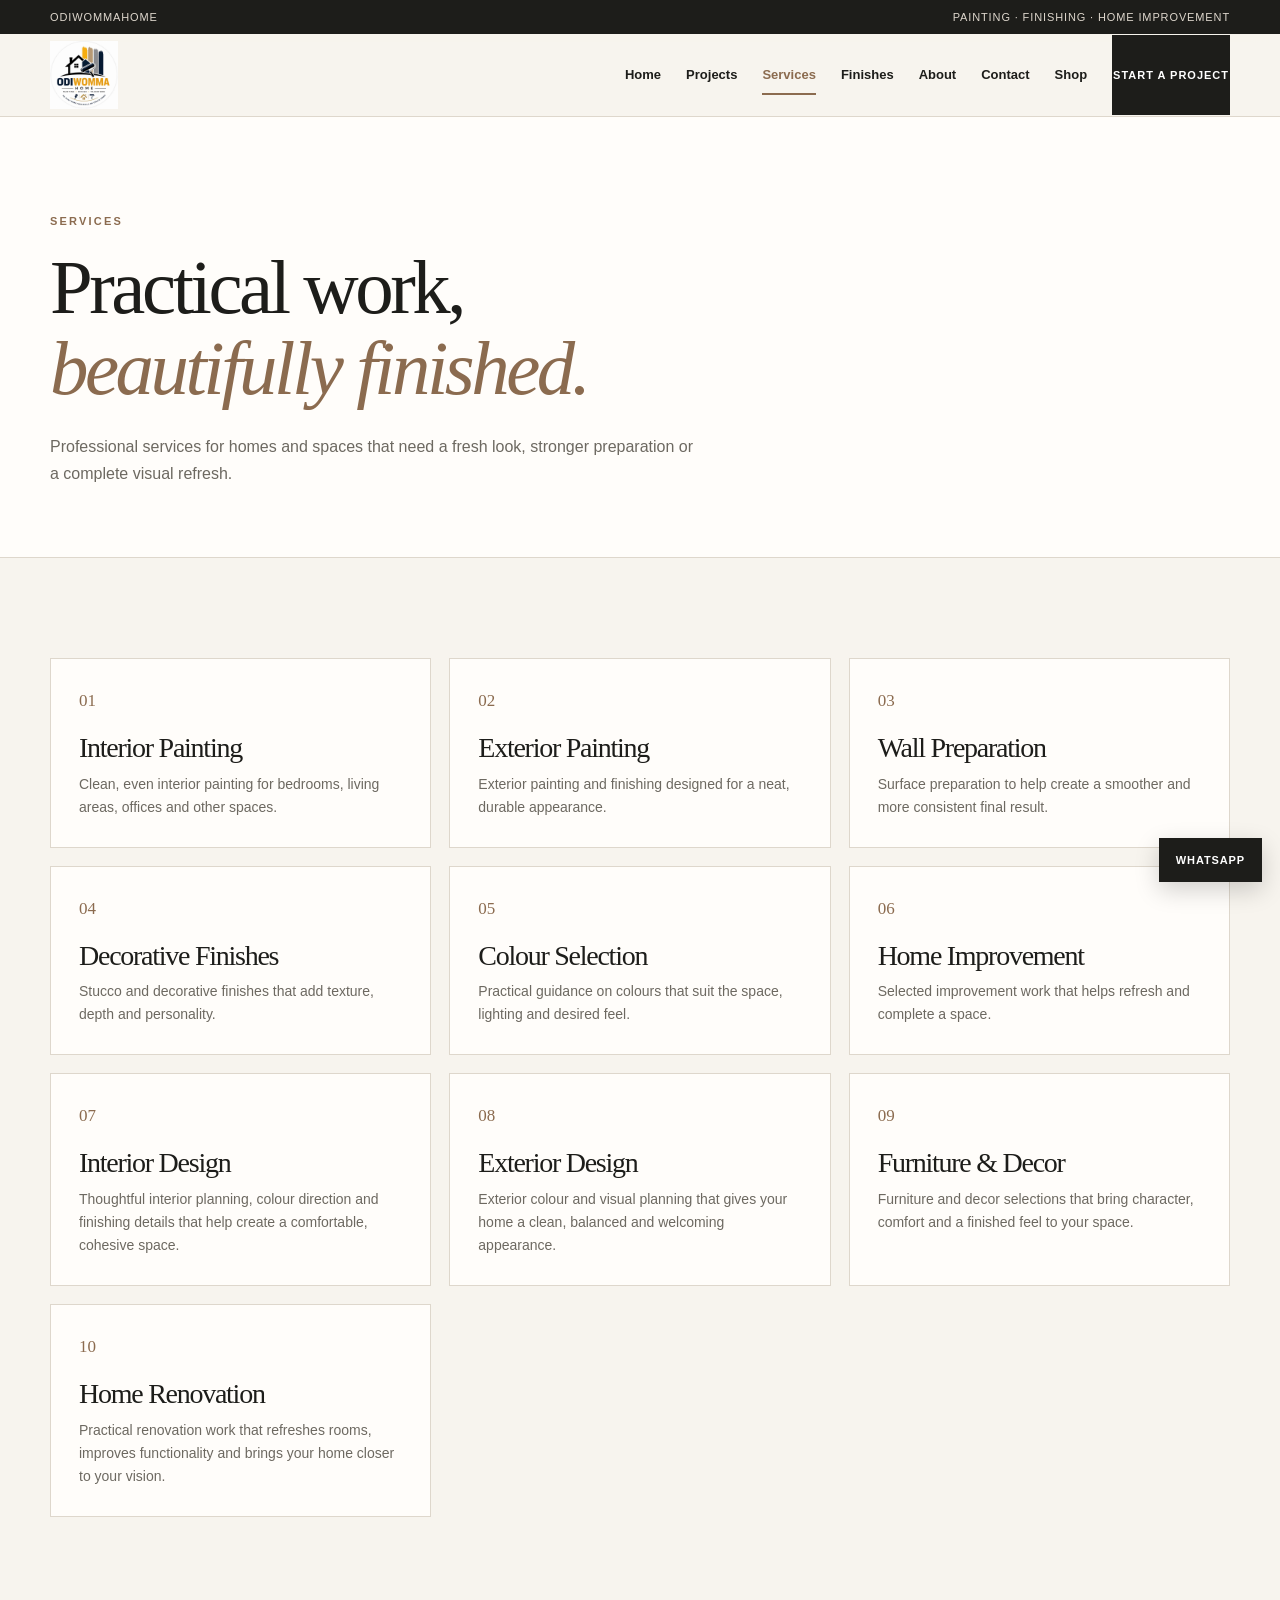
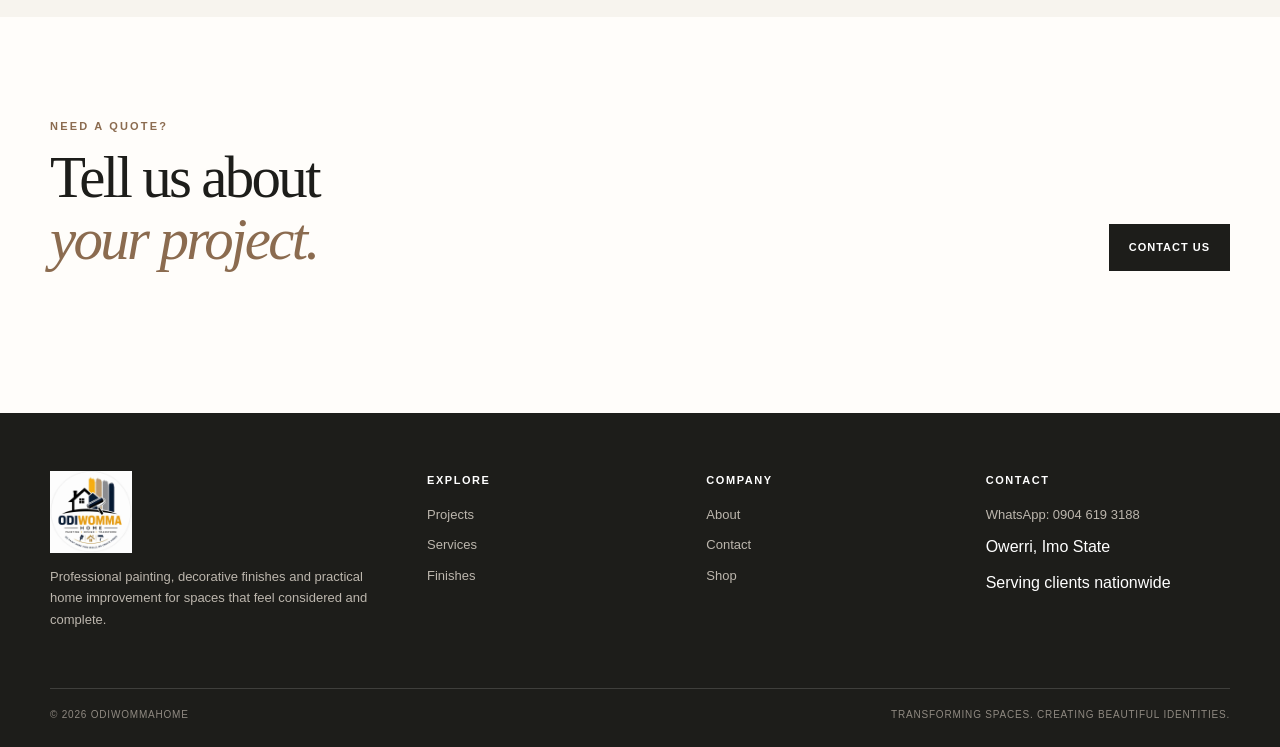
<file:  service.html>
<!doctype html><html lang="en"><head><meta charset="utf-8"><meta name="viewport" content="width=device-width,initial-scale=1,viewport-fit=cover"><meta name="description" content="OdiwommaHome, professional painting, finishing and home improvement."><title>Services | OdiwommaHome</title><style>

:root{
  --bg:#f7f4ee;
  --surface:#fffdfa;
  --ink:#1d1d1a;
  --muted:#6d6961;
  --accent:#8b6b4f;
  --accent-dark:#6f523c;
  --sand:#e9e1d5;
  --line:#ded7cc;
  --white:#fff;
  --serif:Georgia,"Times New Roman",serif;
  --sans:Inter,Arial,Helvetica,sans-serif;
  --max:1180px;
}
*{box-sizing:border-box}
html{scroll-behavior:smooth}
body{margin:0;background:var(--bg);color:var(--ink);font-family:var(--sans);line-height:1.65}
img{max-width:100%;display:block}
a{color:inherit;text-decoration:none}
button{font:inherit}
.container{width:min(var(--max),calc(100% - 44px));margin:auto}
.topbar{background:var(--ink);color:#ddd6cc;font-size:11px;letter-spacing:.08em;text-transform:uppercase}
.topbar .container{min-height:34px;display:flex;align-items:center;justify-content:space-between;gap:20px}
.site-header{position:sticky;top:0;z-index:50;background:rgba(247,244,238,.96);backdrop-filter:blur(12px);border-bottom:1px solid var(--line)}
.nav{min-height:82px;display:flex;align-items:center;justify-content:space-between;gap:28px}
.logo{width:68px;height:68px;object-fit:contain}
.nav-links{display:flex;align-items:center;gap:25px;font-size:13px;font-weight:600}
.nav-links a{padding:30px 0;position:relative}
.nav-links a:hover,.nav-links a.active{color:var(--accent)}
.nav-links a.active:after{content:"";position:absolute;left:0;right:0;bottom:21px;height:2px;background:var(--accent)}
.nav-cta,.btn{display:inline-flex;align-items:center;justify-content:center;gap:8px;padding:13px 19px;border:1px solid var(--ink);background:var(--ink);color:var(--white);font-size:11px;font-weight:700;letter-spacing:.09em;text-transform:uppercase;transition:.2s}
.nav-cta:hover,.btn:hover{background:var(--accent);border-color:var(--accent)}
.btn.secondary{background:transparent;color:var(--ink);border-color:var(--line)}
.btn.secondary:hover{background:var(--sand);border-color:var(--sand)}
.menu{display:none;background:transparent;border:1px solid var(--line);padding:9px 11px}
.hero{display:grid;grid-template-columns:1fr 1fr;min-height:650px}
.hero-copy{display:flex;flex-direction:column;justify-content:center;padding:80px max(22px,calc((100vw - var(--max))/2)) 80px 0}
.eyebrow{font-size:11px;font-weight:700;letter-spacing:.2em;text-transform:uppercase;color:var(--accent)}
h1,h2,h3{font-family:var(--serif);font-weight:400;letter-spacing:-.045em;line-height:1.05}
h1{font-size:clamp(48px,6vw,82px);margin:18px 0 25px}
h2{font-size:clamp(38px,4.6vw,60px);margin:12px 0 0}
h3{font-size:28px;margin:18px 0 10px}
h1 em,h2 em{color:var(--accent);font-style:italic}
.lead{max-width:520px;color:var(--muted);font-size:16px}
.actions{display:flex;flex-wrap:wrap;gap:12px;margin-top:25px}
.hero-media{background:var(--sand);min-height:650px;position:relative;overflow:hidden}
.hero-media img{width:100%;height:100%;object-fit:cover}
.hero-overlay{position:absolute;inset:auto 25px 25px 25px;background:rgba(29,29,26,.86);color:white;padding:18px 20px}
.hero-overlay strong{display:block;font-family:var(--serif);font-size:24px;font-weight:400}
.hero-overlay span{font-size:11px;color:#d6d0c7;letter-spacing:.12em;text-transform:uppercase}
.section{padding:100px 0}
.section.alt{background:var(--surface)}
.section.dark{background:var(--ink);color:var(--white)}
.section-head{display:flex;justify-content:space-between;gap:40px;align-items:end;margin-bottom:42px}
.section-head p{max-width:420px;color:var(--muted);margin:0}
.dark .section-head p{color:#bcb6ad}
.cards{display:grid;grid-template-columns:repeat(3,1fr);gap:18px}
.card{background:var(--surface);border:1px solid var(--line);padding:28px}
.card .num{color:var(--accent);font-family:var(--serif);font-size:17px}
.card p{color:var(--muted);font-size:14px;margin:0}
.projects-grid{display:grid;grid-template-columns:repeat(3,1fr);gap:18px}
.project-card{height:410px;position:relative;overflow:hidden;background:#ddd}
.project-card img{width:100%;height:100%;object-fit:cover;transition:transform .4s}
.project-card:hover img{transform:scale(1.035)}
.project-card:after{content:"";position:absolute;inset:0;background:linear-gradient(transparent 42%,rgba(0,0,0,.72))}
.project-label{position:absolute;z-index:2;left:22px;right:22px;bottom:20px;color:white}
.project-label small{font-size:10px;letter-spacing:.14em;text-transform:uppercase}
.project-label strong{display:block;font-family:var(--serif);font-size:25px;font-weight:400;margin-top:4px}
.finish-grid{display:grid;grid-template-columns:repeat(2,1fr);border-top:1px solid var(--line)}
.finish{display:flex;justify-content:space-between;align-items:center;padding:18px 0;border-bottom:1px solid var(--line);font-size:14px}
.finish:nth-child(odd){margin-right:30px}
.finish span:last-child{color:var(--accent);font-size:18px}
.page-hero{padding:95px 0 70px;border-bottom:1px solid var(--line);background:var(--surface)}
.page-hero p{max-width:650px;color:var(--muted);font-size:16px;margin:22px 0 0}
.about-layout{display:grid;grid-template-columns:.8fr 1.2fr;gap:10%;align-items:start}
.about-panel{background:var(--sand);padding:55px;min-height:360px;display:flex;align-items:center;justify-content:center;text-align:center}
.about-panel span{font-family:var(--serif);font-size:clamp(38px,5vw,64px);line-height:1}
.about-copy p{color:var(--muted);font-size:15px}
.contact-grid{display:grid;grid-template-columns:.8fr 1.2fr;gap:22px}
.contact-card{background:var(--surface);border:1px solid var(--line);padding:30px}
.contact-card h3{margin-top:0}
.contact-item{padding:17px 0;border-top:1px solid var(--line)}
.contact-item:first-of-type{border-top:0}
.contact-item small{display:block;color:var(--accent);font-size:10px;font-weight:700;letter-spacing:.14em;text-transform:uppercase;margin-bottom:4px}
.contact-item a{font-size:17px}
.form{background:var(--surface);border:1px solid var(--line);padding:32px}
.form-grid{display:grid;grid-template-columns:1fr 1fr;gap:18px}
.field{display:flex;flex-direction:column;gap:7px}
.field.full{grid-column:1/-1}
label{font-size:11px;font-weight:700;letter-spacing:.1em;text-transform:uppercase}
input,textarea,select{width:100%;border:1px solid var(--line);background:#fff;padding:13px 14px;font:inherit;color:var(--ink)}
textarea{min-height:145px;resize:vertical}
.shop-banner{background:var(--ink);color:white;padding:34px}
.shop-banner p{color:#c5bfb6;max-width:650px}
.shop-placeholder{display:grid;grid-template-columns:repeat(3,1fr);gap:18px}
.product{background:var(--surface);border:1px solid var(--line);padding:18px}
.product-img{aspect-ratio:1/1;background:var(--sand);display:flex;align-items:center;justify-content:center;color:var(--muted);font-size:12px}
.product h3{font-size:23px;margin:18px 0 6px}
.product p{color:var(--muted);font-size:13px}
footer{background:var(--ink);color:white;padding:58px 0 24px}
.footer-grid{display:grid;grid-template-columns:1.4fr 1fr 1fr 1fr;gap:35px;padding-bottom:45px}
.footer-logo{width:82px;height:82px;object-fit:contain;background:white}
footer p,footer a{color:#bcb6ad;font-size:13px}
footer a:hover{color:white}
.footer-title{color:white;font-size:11px;font-weight:700;letter-spacing:.14em;text-transform:uppercase;margin-bottom:15px}
.footer-links{display:grid;gap:9px}
.footer-bottom{border-top:1px solid rgba(255,255,255,.15);padding-top:18px;display:flex;justify-content:space-between;gap:20px;color:#8f8981;font-size:10px;letter-spacing:.08em;text-transform:uppercase}
.whatsapp{position:fixed;right:18px;bottom:18px;z-index:60;background:#1d1d1a;color:white;padding:13px 17px;font-size:11px;font-weight:700;letter-spacing:.08em;text-transform:uppercase;box-shadow:0 8px 25px rgba(0,0,0,.18)}
.whatsapp:hover{background:var(--accent)}
@media(max-width:900px){
  .nav-links{display:none;position:absolute;top:82px;left:0;right:0;background:var(--bg);padding:18px 22px 24px;border-bottom:1px solid var(--line);flex-direction:column;align-items:stretch;gap:2px}
  .nav-links.open{display:flex}
  .nav-links a{padding:12px 0}
  .nav-links a.active:after{display:none}
  .nav-cta{margin-top:8px}
  .menu{display:block}
  .hero{grid-template-columns:1fr}
  .hero-copy{padding:75px 0}
  .hero-media{min-height:430px}
  .cards,.projects-grid,.shop-placeholder{grid-template-columns:1fr}
  .section{padding:75px 0}
  .section-head{display:block}
  .section-head p{margin-top:20px}
  .about-layout,.contact-grid{grid-template-columns:1fr}
  .footer-grid{grid-template-columns:1fr 1fr}
}
@media(max-width:600px){
  .container{width:min(100% - 32px,560px)}
  .topbar .container{justify-content:center;text-align:center}
  .topbar span:last-child{display:none}
  .logo{width:60px;height:60px}
  .nav{min-height:72px}
  .nav-links{top:72px}
  h1{font-size:50px}
  .hero-copy{padding:62px 0}
  .hero-media{min-height:350px}
  .project-card{height:330px}
  .finish-grid{grid-template-columns:1fr}
  .finish:nth-child(odd){margin-right:0}
  .form-grid{grid-template-columns:1fr}
  .field.full{grid-column:auto}
  .footer-grid{grid-template-columns:1fr}
  .footer-bottom{display:block}
  .footer-bottom span{display:block;margin-top:7px}
  .whatsapp{right:12px;bottom:12px}
}

.page-view{min-height:60vh}
</style><style>
.services-card-reveal-ready .cards .card{opacity:0;transform:translateY(22px);transition:opacity .65s ease,transform .65s cubic-bezier(.22,.61,.36,1);transition-delay:var(--reveal-delay,0ms)}
.services-card-reveal-ready .cards .card.is-visible{opacity:1;transform:none}
@media (prefers-reduced-motion:reduce){.services-card-reveal-ready .cards .card{opacity:1;transform:none;transition:none}}
</style>
</head><body>

<div class="topbar"><div class="container"><span>OdiwommaHome</span><span>Painting · Finishing · Home Improvement</span></div></div>
<header class="site-header">
  <div class="container nav">
    <a href="index.html" aria-label="OdiwommaHome home"><img class="logo" src="[data-uri]" alt="OdiwommaHome logo"></a>
    <button class="menu" aria-label="Open navigation" aria-expanded="false">Menu</button>
    <nav class="nav-links" aria-label="Main navigation">
      <a href="index.html" class="">Home</a><a href="projects.html" class="">Projects</a><a href="services.html" class="active">Services</a><a href="finishes.html" class="">Finishes</a><a href="about.html" class="">About</a><a href="contact.html" class="">Contact</a><a href="shop.html" class="">Shop</a>
      <a class="nav-cta" href="contact.html">Start a Project</a>
    </nav>
  </div>
</header>


<main>
<section class="page-hero"><div class="container"><div class="eyebrow">Services</div><h1>Practical work,<br><em>beautifully finished.</em></h1><p>Professional services for homes and spaces that need a fresh look, stronger preparation or a complete visual refresh.</p></div></section>
<section class="section"><div class="container"><div class="cards">
<article class="card"><span class="num">01</span><h3>Interior Painting</h3><p>Clean, even interior painting for bedrooms, living areas, offices and other spaces.</p></article>
<article class="card"><span class="num">02</span><h3>Exterior Painting</h3><p>Exterior painting and finishing designed for a neat, durable appearance.</p></article>
<article class="card"><span class="num">03</span><h3>Wall Preparation</h3><p>Surface preparation to help create a smoother and more consistent final result.</p></article>
<article class="card"><span class="num">04</span><h3>Decorative Finishes</h3><p>Stucco and decorative finishes that add texture, depth and personality.</p></article>
<article class="card"><span class="num">05</span><h3>Colour Selection</h3><p>Practical guidance on colours that suit the space, lighting and desired feel.</p></article>
<article class="card"><span class="num">06</span><h3>Home Improvement</h3><p>Selected improvement work that helps refresh and complete a space.</p></article>
<article class="card"><span class="num">07</span><h3>Interior Design</h3><p>Thoughtful interior planning, colour direction and finishing details that help create a comfortable, cohesive space.</p></article>
<article class="card"><span class="num">08</span><h3>Exterior Design</h3><p>Exterior colour and visual planning that gives your home a clean, balanced and welcoming appearance.</p></article>
<article class="card"><span class="num">09</span><h3>Furniture &amp; Decor</h3><p>Furniture and decor selections that bring character, comfort and a finished feel to your space.</p></article>
<article class="card"><span class="num">10</span><h3>Home Renovation</h3><p>Practical renovation work that refreshes rooms, improves functionality and brings your home closer to your vision.</p></article>
</div></div></section>
<section class="section alt"><div class="container"><div class="section-head"><div><div class="eyebrow">Need a quote?</div><h2>Tell us about<br><em>your project.</em></h2></div><a class="btn" href="contact.html">Contact Us</a></div></div></section>
</main>


<footer>
  <div class="container">
    <div class="footer-grid">
      <div>
        <img class="footer-logo" src="[data-uri]" alt="OdiwommaHome logo">
        <p>Professional painting, decorative finishes and practical home improvement for spaces that feel considered and complete.</p>
      </div>
      <div>
        <div class="footer-title">Explore</div>
        <div class="footer-links">
          <a href="projects.html">Projects</a>
          <a href="services.html">Services</a>
          <a href="finishes.html">Finishes</a>
        </div>
      </div>
      <div>
        <div class="footer-title">Company</div>
        <div class="footer-links">
          <a href="about.html">About</a>
          <a href="contact.html">Contact</a>
          <a href="shop.html">Shop</a>
        </div>
      </div>
      <div>
        <div class="footer-title">Contact</div>
        <div class="footer-links">
          <a href="https://wa.me/2349046193188" target="_blank" rel="noopener">WhatsApp: 0904 619 3188</a>
          <span>Owerri, Imo State</span>
          <span>Serving clients nationwide</span>
        </div>
      </div>
    </div>
    <div class="footer-bottom">
      <span>© 2026 OdiwommaHome</span>
      <span>Transforming spaces. Creating beautiful identities.</span>
    </div>
  </div>
</footer>
<a class="whatsapp" href="https://wa.me/2349046193188" target="_blank" rel="noopener">WhatsApp</a>



<script>document.addEventListener('DOMContentLoaded',()=>{const m=document.querySelector('.menu'),n=document.querySelector('.nav-links');if(m&&n){m.addEventListener('click',()=>{n.classList.toggle('open');m.setAttribute('aria-expanded',n.classList.contains('open'));});n.querySelectorAll('a').forEach(a=>a.addEventListener('click',()=>n.classList.remove('open')));}});</script>
<script>
document.addEventListener("DOMContentLoaded",function(){const cards=document.querySelectorAll(".cards .card");if(!cards.length)return;if(window.matchMedia&&window.matchMedia("(prefers-reduced-motion: reduce)").matches)return;document.documentElement.classList.add("services-card-reveal-ready");const observer=new IntersectionObserver(function(entries){entries.forEach(function(entry){if(!entry.isIntersecting)return;entry.target.classList.add("is-visible");observer.unobserve(entry.target);});},{threshold:.15,rootMargin:"0px 0px -40px 0px"});cards.forEach(function(card,index){card.style.setProperty("--reveal-delay",(Math.min(index%3,2)*90)+"ms");observer.observe(card);});});
</script>
</body></html>
</file>
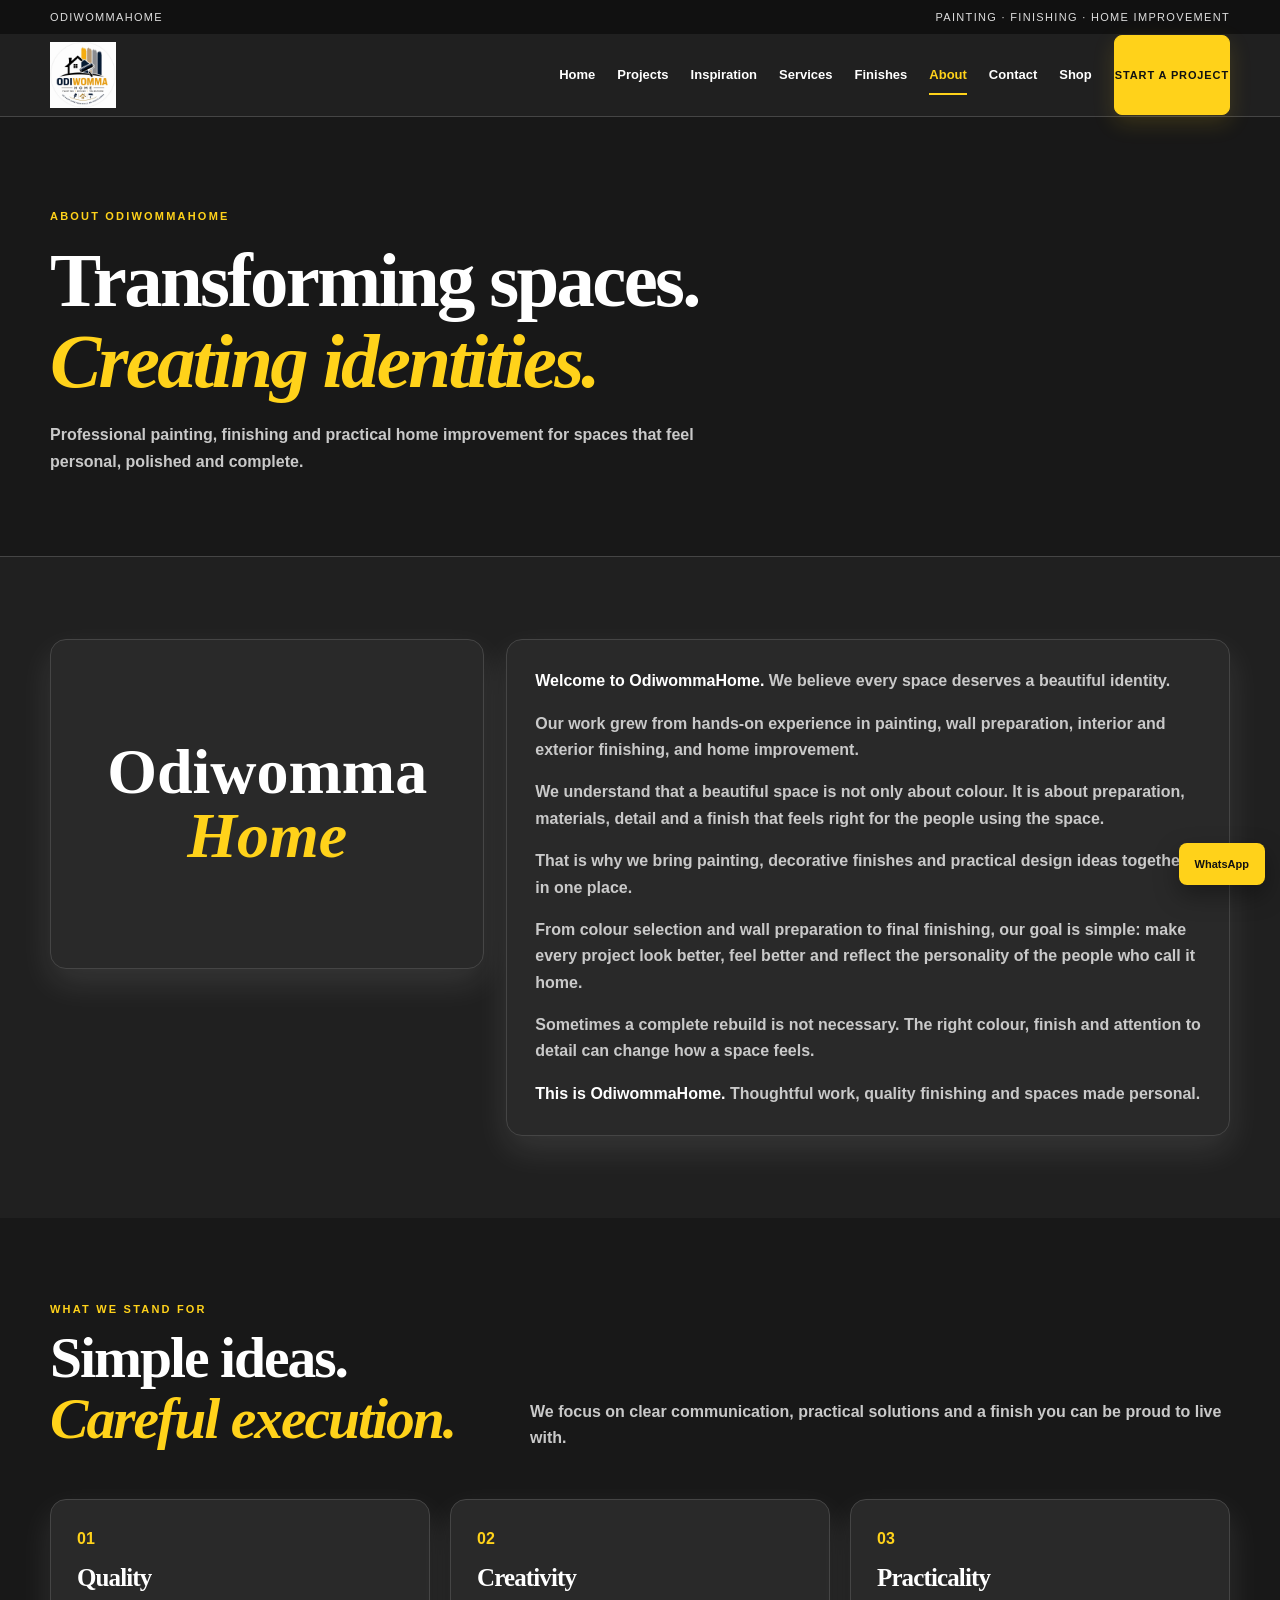
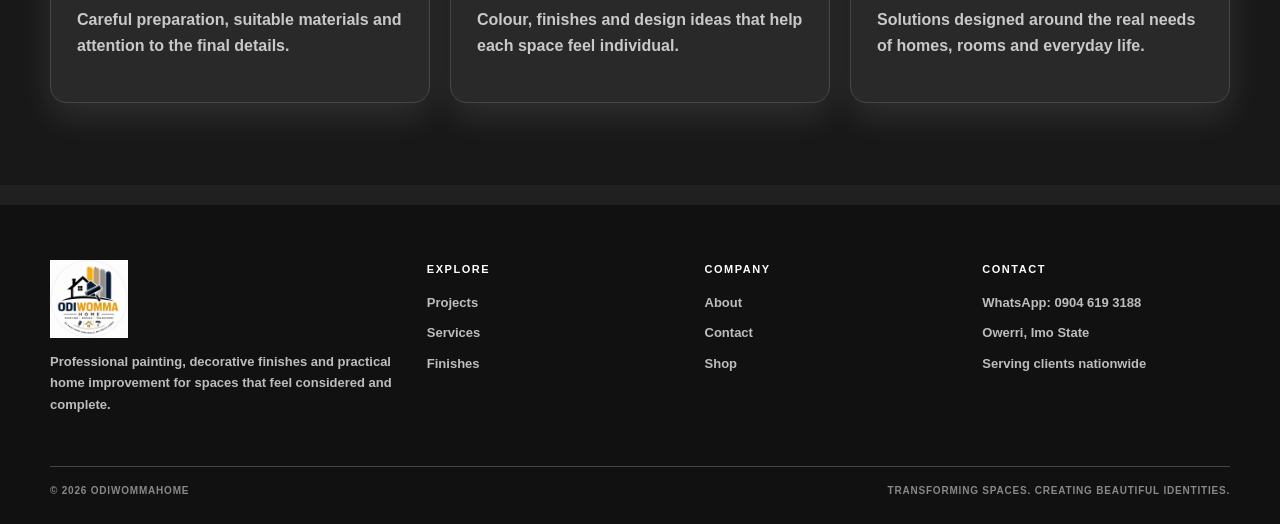
<file: about.html>
<!doctype html><html lang="en"><head><meta charset="utf-8"><meta name="viewport" content="width=device-width,initial-scale=1"><title>About | OdiwommaHome</title><style>
:root{--bg:#202020;--panel:#292929;--panel2:#242424;--text:#fff;--muted:#c9c9c9;--yellow:#ffd21a;--line:#454545;--shadow:0 14px 34px rgba(255,255,255,.10);--max:1180px;--sans:Arial,Helvetica,sans-serif;--serif:Georgia,"Times New Roman",serif}
*{box-sizing:border-box}html{scroll-behavior:smooth}body{margin:0;background:var(--bg);color:var(--text);font-family:var(--sans);line-height:1.65}img{max-width:100%;display:block}a{color:inherit;text-decoration:none}.container{width:min(var(--max),calc(100% - 36px));margin:auto}
.topbar{background:#111;color:#ddd;font-size:11px;letter-spacing:.12em;text-transform:uppercase}.topbar .container{min-height:34px;display:flex;justify-content:space-between;align-items:center;gap:20px}.site-header{position:sticky;top:0;z-index:50;background:rgba(32,32,32,.97);backdrop-filter:blur(12px);border-bottom:1px solid var(--line)}.nav{min-height:82px;display:flex;align-items:center;justify-content:space-between;gap:20px}.logo{width:66px;height:66px;object-fit:contain}.nav-links{display:flex;align-items:center;gap:22px;font-size:13px;font-weight:800}.nav-links a{padding:30px 0;position:relative}.nav-links a:hover,.nav-links a.active{color:var(--yellow)}.nav-links a.active:after{content:"";position:absolute;left:0;right:0;bottom:21px;height:2px;background:var(--yellow)}.nav-cta,.btn{display:inline-flex;align-items:center;justify-content:center;padding:12px 18px;border:1px solid var(--yellow);background:var(--yellow);color:#111;font-size:11px;font-weight:900;letter-spacing:.08em;text-transform:uppercase;border-radius:8px;box-shadow:0 8px 22px rgba(255,210,26,.15);transition:.22s}.nav-cta:hover,.btn:hover{transform:translateY(-2px);box-shadow:0 12px 26px rgba(255,210,26,.22)}.btn.secondary{background:transparent;color:var(--yellow);box-shadow:none}.menu{display:none;background:#292929;color:#fff;border:1px solid var(--line);padding:9px 12px;border-radius:7px}
.page-hero{padding:90px 0 65px;background:#181818;border-bottom:1px solid var(--line)}.eyebrow{font-size:11px;font-weight:900;letter-spacing:.2em;text-transform:uppercase;color:var(--yellow)}h1,h2,h3{font-family:var(--serif);font-weight:800;line-height:1.05;letter-spacing:-.035em}h1{font-size:clamp(46px,6vw,78px);margin:16px 0 20px}h2{font-size:clamp(34px,4.5vw,58px);margin:10px 0 18px}h3{font-size:25px;margin:12px 0}.page-hero h1 em,h2 em{color:var(--yellow);font-style:italic}.page-hero p,.section-head p{max-width:700px;color:var(--muted);font-weight:700}.section{padding:82px 0}.section.alt{background:#181818}.section.dark{background:#111}.section-head{display:flex;justify-content:space-between;align-items:end;gap:30px;margin-bottom:32px}.cards{display:grid;grid-template-columns:repeat(3,1fr);gap:20px}.card,.contact-card,.form,.about-copy,.about-panel,.finish,.inspiration-card{background:var(--panel);border:1px solid var(--line);border-radius:16px;box-shadow:var(--shadow)}.card{padding:26px}.card .num{color:var(--yellow);font-weight:900}.card p,.about-copy p,.contact-card p,.inspiration-card p{color:var(--muted);font-weight:700}.projects-grid{display:grid;grid-template-columns:repeat(3,1fr);gap:20px}.project-card{height:410px;position:relative;overflow:hidden;background:#333;border-radius:16px;box-shadow:var(--shadow)}.project-card img{width:100%;height:100%;object-fit:cover;transition:transform .4s}.project-card:hover img{transform:scale(1.04)}.project-card:after{content:"";position:absolute;inset:0;background:linear-gradient(transparent 35%,rgba(0,0,0,.8))}.project-label{position:absolute;z-index:2;left:20px;right:20px;bottom:18px;color:#fff}.project-label small{font-size:10px;letter-spacing:.14em;text-transform:uppercase;color:var(--yellow);font-weight:900}.project-label strong{display:block;font-family:var(--serif);font-size:25px;font-weight:800;margin-top:4px}.finish-grid{display:grid;grid-template-columns:repeat(2,1fr);gap:18px;border:0}.finish{padding:22px;display:flex;justify-content:space-between;align-items:center}.finish span:last-child{color:var(--yellow);font-weight:900}.about-layout{display:grid;grid-template-columns:.75fr 1.25fr;gap:22px;align-items:start}.about-panel{min-height:330px;padding:45px;display:flex;align-items:center;justify-content:center;text-align:center}.about-panel span{font-family:var(--serif);font-size:clamp(40px,5vw,68px);font-weight:800;line-height:1}.about-panel em{color:var(--yellow)}.about-copy{padding:28px}.about-copy p{margin:0 0 16px}.about-copy p:last-child{margin-bottom:0}.about-copy strong{color:#fff}.contact-grid{display:grid;grid-template-columns:.8fr 1.2fr;gap:20px}.contact-card,.form{padding:28px}.contact-item{padding:16px 0;border-top:1px solid var(--line)}.contact-item:first-of-type{border-top:0}.contact-item small{display:block;color:var(--yellow);font-size:10px;font-weight:900;letter-spacing:.14em;text-transform:uppercase;margin-bottom:4px}.form-grid{display:grid;grid-template-columns:1fr 1fr;gap:16px}.field{display:flex;flex-direction:column;gap:7px}.field.full{grid-column:1/-1}label{font-size:11px;font-weight:900;letter-spacing:.1em;text-transform:uppercase}input,textarea,select{width:100%;border:1px solid var(--line);background:#181818;color:#fff;padding:13px 14px;font:inherit;border-radius:8px}textarea{min-height:145px;resize:vertical}.inspiration-grid{display:grid;grid-template-columns:repeat(3,1fr);gap:20px}.inspiration-card{overflow:hidden}.inspiration-card img{width:100%;aspect-ratio:4/3;object-fit:cover;background:#333}.inspiration-card .copy{padding:18px}.pill-row{display:flex;flex-wrap:wrap;gap:9px;margin:28px 0}.pill{border:1px solid var(--line);background:#292929;color:#fff;padding:8px 13px;border-radius:999px;font-size:11px;font-weight:900}.pill:hover{border-color:var(--yellow);color:var(--yellow)}footer{background:#111;color:#fff;padding:55px 0 24px;margin-top:20px}.footer-grid{display:grid;grid-template-columns:1.4fr 1fr 1fr 1fr;gap:30px;padding-bottom:38px}.footer-logo{width:78px;height:78px;object-fit:contain;background:#fff}.footer-title{color:#fff;font-size:11px;font-weight:900;letter-spacing:.14em;text-transform:uppercase;margin-bottom:14px}.footer-links{display:grid;gap:9px}.footer-links a,.footer-links span,footer p{color:#bdbdbd;font-size:13px;font-weight:700}.footer-links a:hover{color:var(--yellow)}.footer-bottom{border-top:1px solid var(--line);padding-top:16px;display:flex;justify-content:space-between;gap:15px;color:#888;font-size:10px;font-weight:800;letter-spacing:.08em;text-transform:uppercase}.whatsapp{position:fixed;right:15px;bottom:15px;z-index:60;background:var(--yellow);color:#111;padding:12px 16px;font-size:11px;font-weight:900;border-radius:8px;box-shadow:0 10px 25px rgba(0,0,0,.35)}
@media(max-width:900px){.nav-links{display:none;position:absolute;top:82px;left:0;right:0;background:#202020;padding:16px 18px 22px;border-bottom:1px solid var(--line);flex-direction:column;align-items:stretch;gap:2px}.nav-links.open{display:flex}.nav-links a{padding:11px 0}.nav-links a.active:after{display:none}.nav-cta{margin-top:8px}.menu{display:block}.cards,.projects-grid,.inspiration-grid,.contact-grid,.about-layout{grid-template-columns:1fr}.finish-grid{grid-template-columns:1fr}.section{padding:68px 0}.footer-grid{grid-template-columns:1fr 1fr}.section-head{display:block}.section-head p{margin-top:16px}}
@media(max-width:600px){.container{width:min(100% - 28px,560px)}.topbar span:last-child{display:none}.topbar .container{justify-content:center}.nav{min-height:72px}.nav-links{top:72px}.logo{width:58px;height:58px}h1{font-size:48px}.page-hero{padding:70px 0 50px}.form-grid{grid-template-columns:1fr}.field.full{grid-column:auto}.footer-grid{grid-template-columns:1fr}.footer-bottom{display:block}.footer-bottom span{display:block;margin-top:7px}.whatsapp{right:10px;bottom:10px}}
</style></head><body>

<div class="topbar"><div class="container"><span>OdiwommaHome</span><span>Painting · Finishing · Home Improvement</span></div></div>
<header class="site-header">
  <div class="container nav">
    <a href="index.html" aria-label="OdiwommaHome home"><img class="logo" src="[data-uri]" alt="OdiwommaHome logo"></a>
    <button class="menu" aria-label="Open navigation" aria-expanded="false">Menu</button>
    <nav class="nav-links" aria-label="Main navigation">
      <a href="index.html" class="">Home</a><a href="projects.html" class="">Projects</a><a href="inspiration.html">Inspiration</a><a href="services.html" class="">Services</a><a href="finishes.html" class="">Finishes</a><a href="about.html" class="active">About</a><a href="contact.html" class="">Contact</a><a href="shop.html" class="">Shop</a>
      <a class="nav-cta" href="contact.html">Start a Project</a>
    </nav>
  </div>
</header>


<main><section class="page-hero"><div class="container"><div class="eyebrow">About OdiwommaHome</div><h1>Transforming spaces.<br><em>Creating identities.</em></h1><p>Professional painting, finishing and practical home improvement for spaces that feel personal, polished and complete.</p></div></section><section class="section"><div class="container about-layout"><div class="about-panel"><span>Odiwomma<br><em>Home</em></span></div><div class="about-copy"><p><strong>Welcome to OdiwommaHome.</strong> We believe every space deserves a beautiful identity.</p><p>Our work grew from hands-on experience in painting, wall preparation, interior and exterior finishing, and home improvement.</p><p>We understand that a beautiful space is not only about colour. It is about preparation, materials, detail and a finish that feels right for the people using the space.</p><p>That is why we bring painting, decorative finishes and practical design ideas together in one place.</p><p>From colour selection and wall preparation to final finishing, our goal is simple: make every project look better, feel better and reflect the personality of the people who call it home.</p><p>Sometimes a complete rebuild is not necessary. The right colour, finish and attention to detail can change how a space feels.</p><p><strong>This is OdiwommaHome.</strong> Thoughtful work, quality finishing and spaces made personal.</p></div></div></section><section class="section alt"><div class="container"><div class="section-head"><div><div class="eyebrow">What we stand for</div><h2>Simple ideas.<br><em>Careful execution.</em></h2></div><p>We focus on clear communication, practical solutions and a finish you can be proud to live with.</p></div><div class="cards"><article class="card"><span class="num">01</span><h3>Quality</h3><p>Careful preparation, suitable materials and attention to the final details.</p></article><article class="card"><span class="num">02</span><h3>Creativity</h3><p>Colour, finishes and design ideas that help each space feel individual.</p></article><article class="card"><span class="num">03</span><h3>Practicality</h3><p>Solutions designed around the real needs of homes, rooms and everyday life.</p></article></div></div></section></main>


<footer>
  <div class="container">
    <div class="footer-grid">
      <div>
        <img class="footer-logo" src="[data-uri]" alt="OdiwommaHome logo">
        <p>Professional painting, decorative finishes and practical home improvement for spaces that feel considered and complete.</p>
      </div>
      <div>
        <div class="footer-title">Explore</div>
        <div class="footer-links">
          <a href="projects.html">Projects</a>
          <a href="services.html">Services</a>
          <a href="finishes.html">Finishes</a>
        </div>
      </div>
      <div>
        <div class="footer-title">Company</div>
        <div class="footer-links">
          <a href="about.html">About</a>
          <a href="contact.html">Contact</a>
          <a href="shop.html">Shop</a>
        </div>
      </div>
      <div>
        <div class="footer-title">Contact</div>
        <div class="footer-links">
          <a href="https://wa.me/2349046193188" target="_blank" rel="noopener">WhatsApp: 0904 619 3188</a>
          <span>Owerri, Imo State</span>
          <span>Serving clients nationwide</span>
        </div>
      </div>
    </div>
    <div class="footer-bottom">
      <span>© 2026 OdiwommaHome</span>
      <span>Transforming spaces. Creating beautiful identities.</span>
    </div>
  </div>
</footer>
<a class="whatsapp" href="https://wa.me/2349046193188" target="_blank" rel="noopener">WhatsApp</a>


<script>document.addEventListener('DOMContentLoaded',function(){const m=document.querySelector('.menu'),n=document.querySelector('.nav-links');if(m&&n){m.addEventListener('click',()=>{n.classList.toggle('open');m.setAttribute('aria-expanded',n.classList.contains('open'))});n.querySelectorAll('a').forEach(a=>a.addEventListener('click',()=>n.classList.remove('open')))}});</script></body></html>
</file>
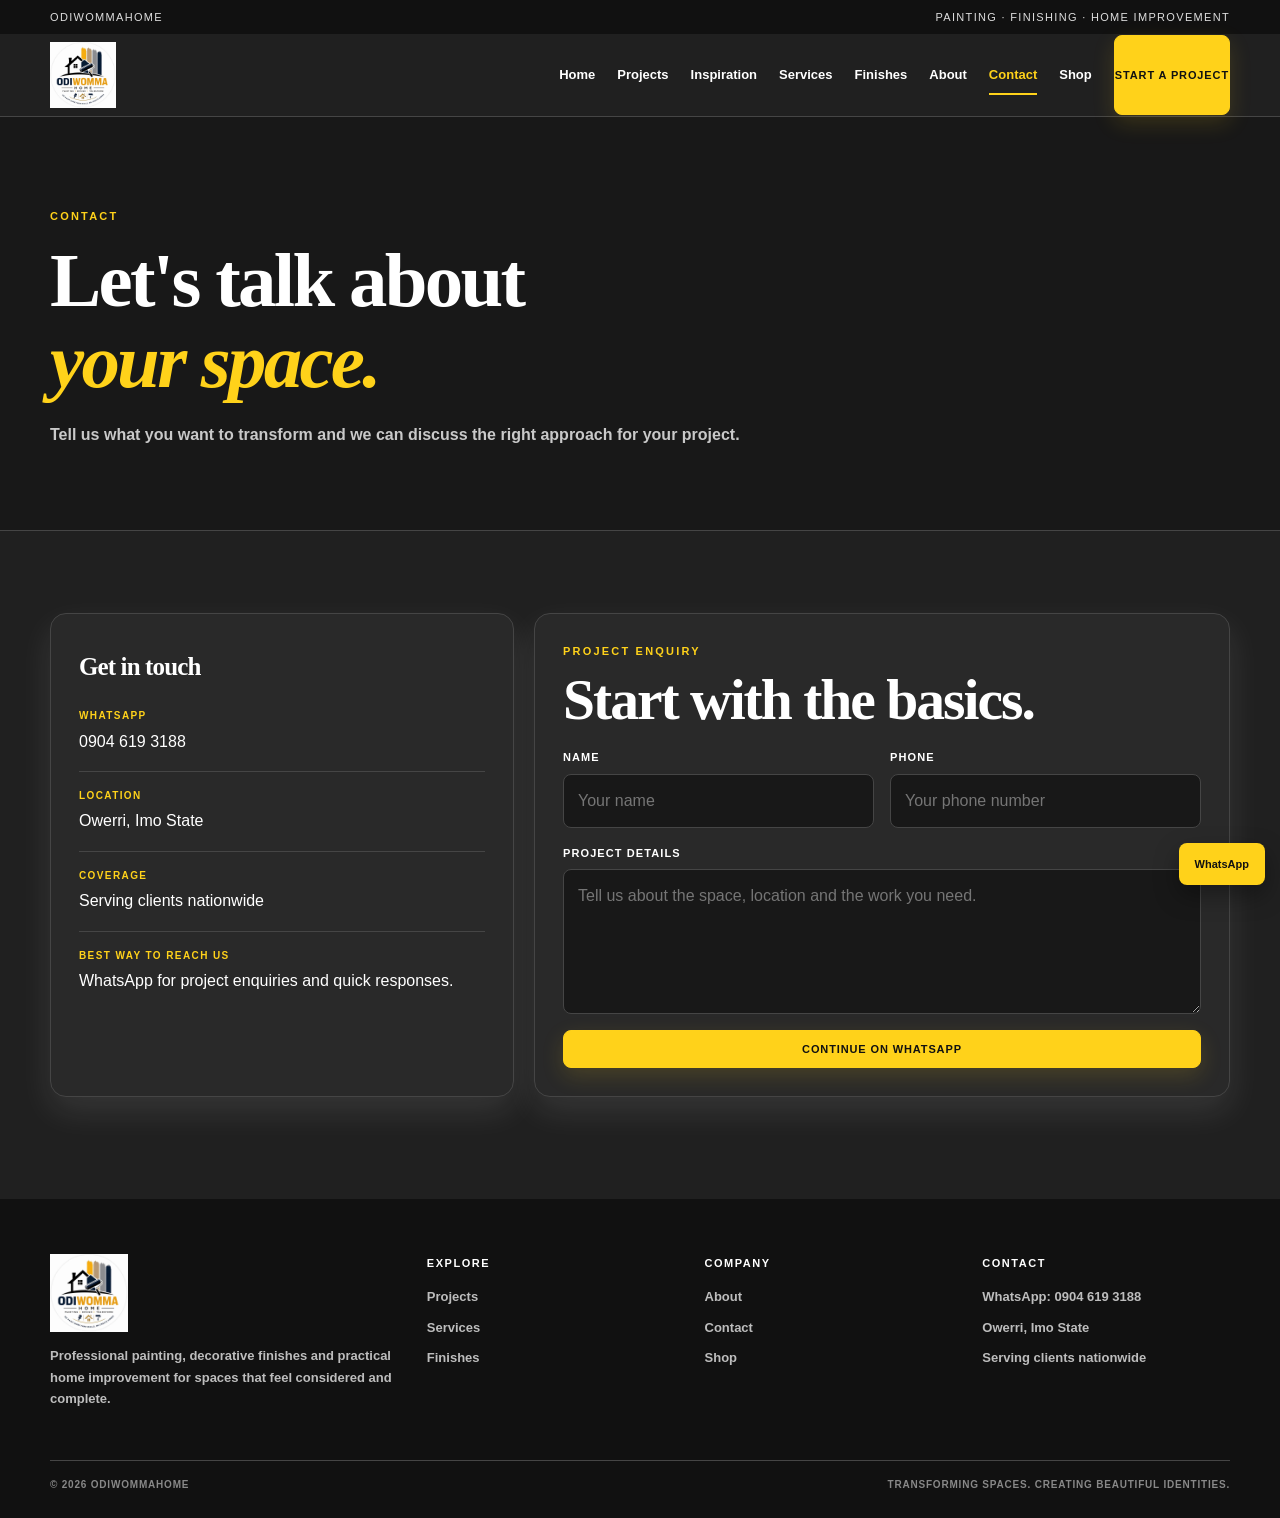
<file: contact.html>
<!doctype html><html lang="en"><head><meta charset="utf-8"><meta name="viewport" content="width=device-width,initial-scale=1"><title>Contact | OdiwommaHome</title><style>
:root{--bg:#202020;--panel:#292929;--panel2:#242424;--text:#fff;--muted:#c9c9c9;--yellow:#ffd21a;--line:#454545;--shadow:0 14px 34px rgba(255,255,255,.10);--max:1180px;--sans:Arial,Helvetica,sans-serif;--serif:Georgia,"Times New Roman",serif}
*{box-sizing:border-box}html{scroll-behavior:smooth}body{margin:0;background:var(--bg);color:var(--text);font-family:var(--sans);line-height:1.65}img{max-width:100%;display:block}a{color:inherit;text-decoration:none}.container{width:min(var(--max),calc(100% - 36px));margin:auto}
.topbar{background:#111;color:#ddd;font-size:11px;letter-spacing:.12em;text-transform:uppercase}.topbar .container{min-height:34px;display:flex;justify-content:space-between;align-items:center;gap:20px}.site-header{position:sticky;top:0;z-index:50;background:rgba(32,32,32,.97);backdrop-filter:blur(12px);border-bottom:1px solid var(--line)}.nav{min-height:82px;display:flex;align-items:center;justify-content:space-between;gap:20px}.logo{width:66px;height:66px;object-fit:contain}.nav-links{display:flex;align-items:center;gap:22px;font-size:13px;font-weight:800}.nav-links a{padding:30px 0;position:relative}.nav-links a:hover,.nav-links a.active{color:var(--yellow)}.nav-links a.active:after{content:"";position:absolute;left:0;right:0;bottom:21px;height:2px;background:var(--yellow)}.nav-cta,.btn{display:inline-flex;align-items:center;justify-content:center;padding:12px 18px;border:1px solid var(--yellow);background:var(--yellow);color:#111;font-size:11px;font-weight:900;letter-spacing:.08em;text-transform:uppercase;border-radius:8px;box-shadow:0 8px 22px rgba(255,210,26,.15);transition:.22s}.nav-cta:hover,.btn:hover{transform:translateY(-2px);box-shadow:0 12px 26px rgba(255,210,26,.22)}.btn.secondary{background:transparent;color:var(--yellow);box-shadow:none}.menu{display:none;background:#292929;color:#fff;border:1px solid var(--line);padding:9px 12px;border-radius:7px}
.page-hero{padding:90px 0 65px;background:#181818;border-bottom:1px solid var(--line)}.eyebrow{font-size:11px;font-weight:900;letter-spacing:.2em;text-transform:uppercase;color:var(--yellow)}h1,h2,h3{font-family:var(--serif);font-weight:800;line-height:1.05;letter-spacing:-.035em}h1{font-size:clamp(46px,6vw,78px);margin:16px 0 20px}h2{font-size:clamp(34px,4.5vw,58px);margin:10px 0 18px}h3{font-size:25px;margin:12px 0}.page-hero h1 em,h2 em{color:var(--yellow);font-style:italic}.page-hero p,.section-head p{max-width:700px;color:var(--muted);font-weight:700}.section{padding:82px 0}.section.alt{background:#181818}.section.dark{background:#111}.section-head{display:flex;justify-content:space-between;align-items:end;gap:30px;margin-bottom:32px}.cards{display:grid;grid-template-columns:repeat(3,1fr);gap:20px}.card,.contact-card,.form,.about-copy,.about-panel,.finish,.inspiration-card{background:var(--panel);border:1px solid var(--line);border-radius:16px;box-shadow:var(--shadow)}.card{padding:26px}.card .num{color:var(--yellow);font-weight:900}.card p,.about-copy p,.contact-card p,.inspiration-card p{color:var(--muted);font-weight:700}.projects-grid{display:grid;grid-template-columns:repeat(3,1fr);gap:20px}.project-card{height:410px;position:relative;overflow:hidden;background:#333;border-radius:16px;box-shadow:var(--shadow)}.project-card img{width:100%;height:100%;object-fit:cover;transition:transform .4s}.project-card:hover img{transform:scale(1.04)}.project-card:after{content:"";position:absolute;inset:0;background:linear-gradient(transparent 35%,rgba(0,0,0,.8))}.project-label{position:absolute;z-index:2;left:20px;right:20px;bottom:18px;color:#fff}.project-label small{font-size:10px;letter-spacing:.14em;text-transform:uppercase;color:var(--yellow);font-weight:900}.project-label strong{display:block;font-family:var(--serif);font-size:25px;font-weight:800;margin-top:4px}.finish-grid{display:grid;grid-template-columns:repeat(2,1fr);gap:18px;border:0}.finish{padding:22px;display:flex;justify-content:space-between;align-items:center}.finish span:last-child{color:var(--yellow);font-weight:900}.about-layout{display:grid;grid-template-columns:.75fr 1.25fr;gap:22px;align-items:start}.about-panel{min-height:330px;padding:45px;display:flex;align-items:center;justify-content:center;text-align:center}.about-panel span{font-family:var(--serif);font-size:clamp(40px,5vw,68px);font-weight:800;line-height:1}.about-panel em{color:var(--yellow)}.about-copy{padding:28px}.about-copy p{margin:0 0 16px}.about-copy p:last-child{margin-bottom:0}.about-copy strong{color:#fff}.contact-grid{display:grid;grid-template-columns:.8fr 1.2fr;gap:20px}.contact-card,.form{padding:28px}.contact-item{padding:16px 0;border-top:1px solid var(--line)}.contact-item:first-of-type{border-top:0}.contact-item small{display:block;color:var(--yellow);font-size:10px;font-weight:900;letter-spacing:.14em;text-transform:uppercase;margin-bottom:4px}.form-grid{display:grid;grid-template-columns:1fr 1fr;gap:16px}.field{display:flex;flex-direction:column;gap:7px}.field.full{grid-column:1/-1}label{font-size:11px;font-weight:900;letter-spacing:.1em;text-transform:uppercase}input,textarea,select{width:100%;border:1px solid var(--line);background:#181818;color:#fff;padding:13px 14px;font:inherit;border-radius:8px}textarea{min-height:145px;resize:vertical}.inspiration-grid{display:grid;grid-template-columns:repeat(3,1fr);gap:20px}.inspiration-card{overflow:hidden}.inspiration-card img{width:100%;aspect-ratio:4/3;object-fit:cover;background:#333}.inspiration-card .copy{padding:18px}.pill-row{display:flex;flex-wrap:wrap;gap:9px;margin:28px 0}.pill{border:1px solid var(--line);background:#292929;color:#fff;padding:8px 13px;border-radius:999px;font-size:11px;font-weight:900}.pill:hover{border-color:var(--yellow);color:var(--yellow)}footer{background:#111;color:#fff;padding:55px 0 24px;margin-top:20px}.footer-grid{display:grid;grid-template-columns:1.4fr 1fr 1fr 1fr;gap:30px;padding-bottom:38px}.footer-logo{width:78px;height:78px;object-fit:contain;background:#fff}.footer-title{color:#fff;font-size:11px;font-weight:900;letter-spacing:.14em;text-transform:uppercase;margin-bottom:14px}.footer-links{display:grid;gap:9px}.footer-links a,.footer-links span,footer p{color:#bdbdbd;font-size:13px;font-weight:700}.footer-links a:hover{color:var(--yellow)}.footer-bottom{border-top:1px solid var(--line);padding-top:16px;display:flex;justify-content:space-between;gap:15px;color:#888;font-size:10px;font-weight:800;letter-spacing:.08em;text-transform:uppercase}.whatsapp{position:fixed;right:15px;bottom:15px;z-index:60;background:var(--yellow);color:#111;padding:12px 16px;font-size:11px;font-weight:900;border-radius:8px;box-shadow:0 10px 25px rgba(0,0,0,.35)}
@media(max-width:900px){.nav-links{display:none;position:absolute;top:82px;left:0;right:0;background:#202020;padding:16px 18px 22px;border-bottom:1px solid var(--line);flex-direction:column;align-items:stretch;gap:2px}.nav-links.open{display:flex}.nav-links a{padding:11px 0}.nav-links a.active:after{display:none}.nav-cta{margin-top:8px}.menu{display:block}.cards,.projects-grid,.inspiration-grid,.contact-grid,.about-layout{grid-template-columns:1fr}.finish-grid{grid-template-columns:1fr}.section{padding:68px 0}.footer-grid{grid-template-columns:1fr 1fr}.section-head{display:block}.section-head p{margin-top:16px}}
@media(max-width:600px){.container{width:min(100% - 28px,560px)}.topbar span:last-child{display:none}.topbar .container{justify-content:center}.nav{min-height:72px}.nav-links{top:72px}.logo{width:58px;height:58px}h1{font-size:48px}.page-hero{padding:70px 0 50px}.form-grid{grid-template-columns:1fr}.field.full{grid-column:auto}.footer-grid{grid-template-columns:1fr}.footer-bottom{display:block}.footer-bottom span{display:block;margin-top:7px}.whatsapp{right:10px;bottom:10px}}
</style></head><body>

<div class="topbar"><div class="container"><span>OdiwommaHome</span><span>Painting · Finishing · Home Improvement</span></div></div>
<header class="site-header">
  <div class="container nav">
    <a href="index.html" aria-label="OdiwommaHome home"><img class="logo" src="[data-uri]" alt="OdiwommaHome logo"></a>
    <button class="menu" aria-label="Open navigation" aria-expanded="false">Menu</button>
    <nav class="nav-links" aria-label="Main navigation">
      <a href="index.html" class="">Home</a><a href="projects.html" class="">Projects</a><a href="inspiration.html">Inspiration</a><a href="services.html" class="">Services</a><a href="finishes.html" class="">Finishes</a><a href="about.html" class="">About</a><a href="contact.html" class="active">Contact</a><a href="shop.html" class="">Shop</a>
      <a class="nav-cta" href="contact.html">Start a Project</a>
    </nav>
  </div>
</header>


<main>
<section class="page-hero"><div class="container"><div class="eyebrow">Contact</div><h1>Let's talk about<br><em>your space.</em></h1><p>Tell us what you want to transform and we can discuss the right approach for your project.</p></div></section>
<section class="section"><div class="container contact-grid">
<div class="contact-card">
  <h3>Get in touch</h3>
  <div class="contact-item"><small>WhatsApp</small><a href="https://wa.me/2349046193188" target="_blank" rel="noopener">0904 619 3188</a></div>
  <div class="contact-item"><small>Location</small><span>Owerri, Imo State</span></div>
  <div class="contact-item"><small>Coverage</small><span>Serving clients nationwide</span></div>
  <div class="contact-item"><small>Best way to reach us</small><span>WhatsApp for project enquiries and quick responses.</span></div>
</div>
<div class="form">
  <div class="eyebrow">Project enquiry</div><h2>Start with the basics.</h2>
  <form action="https://wa.me/2349046193188" method="get" target="_blank" onsubmit="return false;">
    <div class="form-grid">
      <div class="field"><label for="name">Name</label><input id="name" name="name" placeholder="Your name"></div>
      <div class="field"><label for="phone">Phone</label><input id="phone" name="phone" placeholder="Your phone number"></div>
      <div class="field full"><label for="project">Project details</label><textarea id="project" name="project" placeholder="Tell us about the space, location and the work you need."></textarea></div>
      <div class="field full"><button class="btn" type="button" onclick="window.open('https://wa.me/2349046193188','_blank')">Continue on WhatsApp</button></div>
    </div>
  </form>
</div>
</div></section>
</main>


<footer>
  <div class="container">
    <div class="footer-grid">
      <div>
        <img class="footer-logo" src="[data-uri]" alt="OdiwommaHome logo">
        <p>Professional painting, decorative finishes and practical home improvement for spaces that feel considered and complete.</p>
      </div>
      <div>
        <div class="footer-title">Explore</div>
        <div class="footer-links">
          <a href="projects.html">Projects</a>
          <a href="services.html">Services</a>
          <a href="finishes.html">Finishes</a>
        </div>
      </div>
      <div>
        <div class="footer-title">Company</div>
        <div class="footer-links">
          <a href="about.html">About</a>
          <a href="contact.html">Contact</a>
          <a href="shop.html">Shop</a>
        </div>
      </div>
      <div>
        <div class="footer-title">Contact</div>
        <div class="footer-links">
          <a href="https://wa.me/2349046193188" target="_blank" rel="noopener">WhatsApp: 0904 619 3188</a>
          <span>Owerri, Imo State</span>
          <span>Serving clients nationwide</span>
        </div>
      </div>
    </div>
    <div class="footer-bottom">
      <span>© 2026 OdiwommaHome</span>
      <span>Transforming spaces. Creating beautiful identities.</span>
    </div>
  </div>
</footer>
<a class="whatsapp" href="https://wa.me/2349046193188" target="_blank" rel="noopener">WhatsApp</a>


<script>document.addEventListener('DOMContentLoaded',function(){const m=document.querySelector('.menu'),n=document.querySelector('.nav-links');if(m&&n){m.addEventListener('click',()=>{n.classList.toggle('open');m.setAttribute('aria-expanded',n.classList.contains('open'))});n.querySelectorAll('a').forEach(a=>a.addEventListener('click',()=>n.classList.remove('open')))}});</script></body></html>
</file>
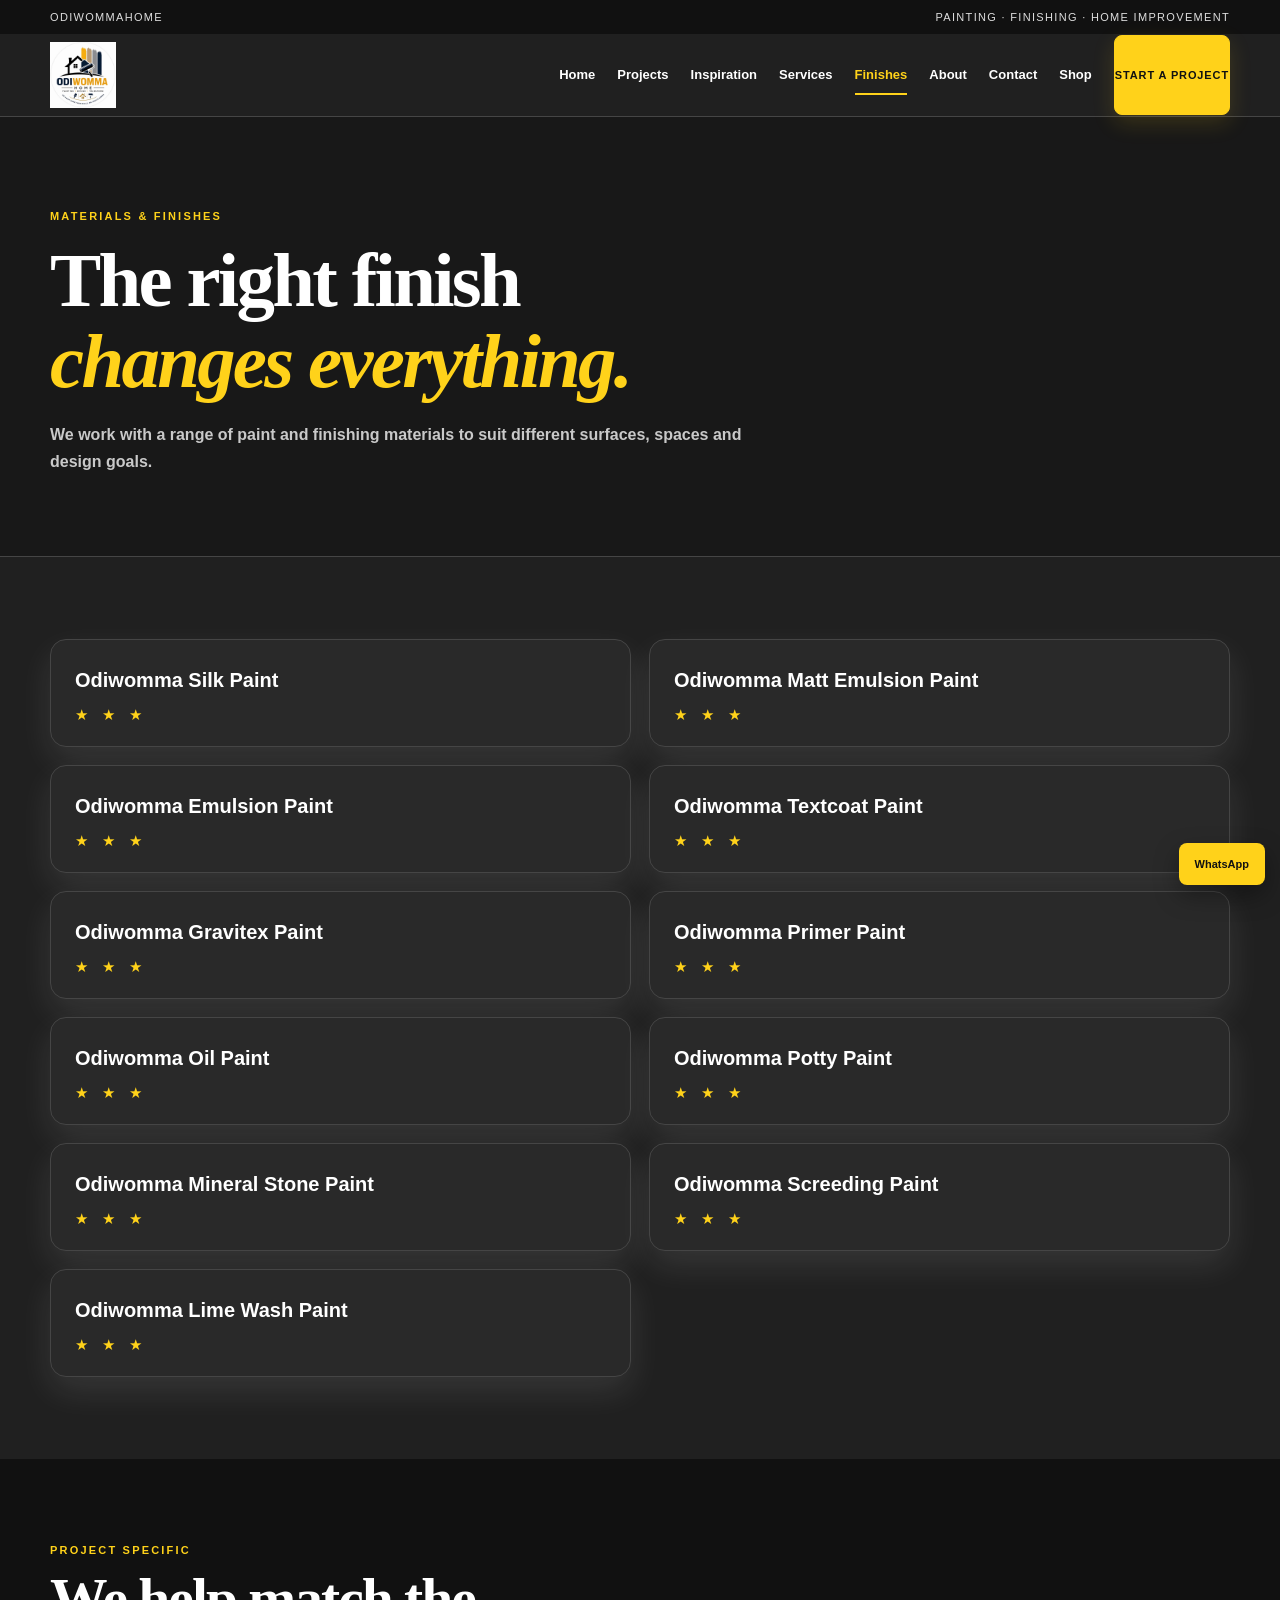
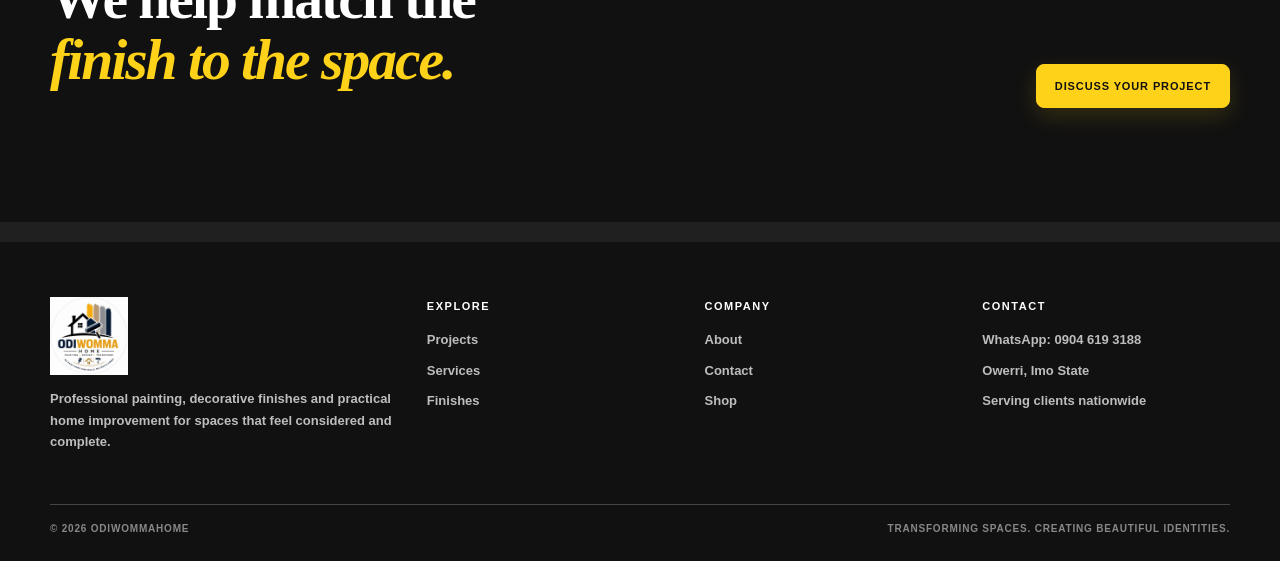
<file: finishes.html>
<!doctype html><html lang="en"><head><meta charset="utf-8"><meta name="viewport" content="width=device-width,initial-scale=1"><title>Finishes | OdiwommaHome</title><style>
:root{--bg:#202020;--panel:#292929;--panel2:#242424;--text:#fff;--muted:#c9c9c9;--yellow:#ffd21a;--line:#454545;--shadow:0 14px 34px rgba(255,255,255,.10);--max:1180px;--sans:Arial,Helvetica,sans-serif;--serif:Georgia,"Times New Roman",serif}
*{box-sizing:border-box}html{scroll-behavior:smooth}body{margin:0;background:var(--bg);color:var(--text);font-family:var(--sans);line-height:1.65}img{max-width:100%;display:block}a{color:inherit;text-decoration:none}.container{width:min(var(--max),calc(100% - 36px));margin:auto}
.topbar{background:#111;color:#ddd;font-size:11px;letter-spacing:.12em;text-transform:uppercase}.topbar .container{min-height:34px;display:flex;justify-content:space-between;align-items:center;gap:20px}.site-header{position:sticky;top:0;z-index:50;background:rgba(32,32,32,.97);backdrop-filter:blur(12px);border-bottom:1px solid var(--line)}.nav{min-height:82px;display:flex;align-items:center;justify-content:space-between;gap:20px}.logo{width:66px;height:66px;object-fit:contain}.nav-links{display:flex;align-items:center;gap:22px;font-size:13px;font-weight:800}.nav-links a{padding:30px 0;position:relative}.nav-links a:hover,.nav-links a.active{color:var(--yellow)}.nav-links a.active:after{content:"";position:absolute;left:0;right:0;bottom:21px;height:2px;background:var(--yellow)}.nav-cta,.btn{display:inline-flex;align-items:center;justify-content:center;padding:12px 18px;border:1px solid var(--yellow);background:var(--yellow);color:#111;font-size:11px;font-weight:900;letter-spacing:.08em;text-transform:uppercase;border-radius:8px;box-shadow:0 8px 22px rgba(255,210,26,.15);transition:.22s}.nav-cta:hover,.btn:hover{transform:translateY(-2px);box-shadow:0 12px 26px rgba(255,210,26,.22)}.btn.secondary{background:transparent;color:var(--yellow);box-shadow:none}.menu{display:none;background:#292929;color:#fff;border:1px solid var(--line);padding:9px 12px;border-radius:7px}
.page-hero{padding:90px 0 65px;background:#181818;border-bottom:1px solid var(--line)}.eyebrow{font-size:11px;font-weight:900;letter-spacing:.2em;text-transform:uppercase;color:var(--yellow)}h1,h2,h3{font-family:var(--serif);font-weight:800;line-height:1.05;letter-spacing:-.035em}h1{font-size:clamp(46px,6vw,78px);margin:16px 0 20px}h2{font-size:clamp(34px,4.5vw,58px);margin:10px 0 18px}h3{font-size:25px;margin:12px 0}.page-hero h1 em,h2 em{color:var(--yellow);font-style:italic}.page-hero p,.section-head p{max-width:700px;color:var(--muted);font-weight:700}.section{padding:82px 0}.section.alt{background:#181818}.section.dark{background:#111}.section-head{display:flex;justify-content:space-between;align-items:end;gap:30px;margin-bottom:32px}.cards{display:grid;grid-template-columns:repeat(3,1fr);gap:20px}.card,.contact-card,.form,.about-copy,.about-panel,.finish,.inspiration-card{background:var(--panel);border:1px solid var(--line);border-radius:16px;box-shadow:var(--shadow)}.card{padding:26px}.card .num{color:var(--yellow);font-weight:900}.card p,.about-copy p,.contact-card p,.inspiration-card p{color:var(--muted);font-weight:700}.projects-grid{display:grid;grid-template-columns:repeat(3,1fr);gap:20px}.project-card{height:410px;position:relative;overflow:hidden;background:#333;border-radius:16px;box-shadow:var(--shadow)}.project-card img{width:100%;height:100%;object-fit:cover;transition:transform .4s}.project-card:hover img{transform:scale(1.04)}.project-card:after{content:"";position:absolute;inset:0;background:linear-gradient(transparent 35%,rgba(0,0,0,.8))}.project-label{position:absolute;z-index:2;left:20px;right:20px;bottom:18px;color:#fff}.project-label small{font-size:10px;letter-spacing:.14em;text-transform:uppercase;color:var(--yellow);font-weight:900}.project-label strong{display:block;font-family:var(--serif);font-size:25px;font-weight:800;margin-top:4px}.finish-grid{display:grid;grid-template-columns:repeat(2,1fr);gap:18px;border:0}.finish{padding:22px;display:flex;justify-content:space-between;align-items:center}.finish span:last-child{color:var(--yellow);font-weight:900}.about-layout{display:grid;grid-template-columns:.75fr 1.25fr;gap:22px;align-items:start}.about-panel{min-height:330px;padding:45px;display:flex;align-items:center;justify-content:center;text-align:center}.about-panel span{font-family:var(--serif);font-size:clamp(40px,5vw,68px);font-weight:800;line-height:1}.about-panel em{color:var(--yellow)}.about-copy{padding:28px}.about-copy p{margin:0 0 16px}.about-copy p:last-child{margin-bottom:0}.about-copy strong{color:#fff}.contact-grid{display:grid;grid-template-columns:.8fr 1.2fr;gap:20px}.contact-card,.form{padding:28px}.contact-item{padding:16px 0;border-top:1px solid var(--line)}.contact-item:first-of-type{border-top:0}.contact-item small{display:block;color:var(--yellow);font-size:10px;font-weight:900;letter-spacing:.14em;text-transform:uppercase;margin-bottom:4px}.form-grid{display:grid;grid-template-columns:1fr 1fr;gap:16px}.field{display:flex;flex-direction:column;gap:7px}.field.full{grid-column:1/-1}label{font-size:11px;font-weight:900;letter-spacing:.1em;text-transform:uppercase}input,textarea,select{width:100%;border:1px solid var(--line);background:#181818;color:#fff;padding:13px 14px;font:inherit;border-radius:8px}textarea{min-height:145px;resize:vertical}.inspiration-grid{display:grid;grid-template-columns:repeat(3,1fr);gap:20px}.inspiration-card{overflow:hidden}.inspiration-card img{width:100%;aspect-ratio:4/3;object-fit:cover;background:#333}.inspiration-card .copy{padding:18px}.pill-row{display:flex;flex-wrap:wrap;gap:9px;margin:28px 0}.pill{border:1px solid var(--line);background:#292929;color:#fff;padding:8px 13px;border-radius:999px;font-size:11px;font-weight:900}.pill:hover{border-color:var(--yellow);color:var(--yellow)}footer{background:#111;color:#fff;padding:55px 0 24px;margin-top:20px}.footer-grid{display:grid;grid-template-columns:1.4fr 1fr 1fr 1fr;gap:30px;padding-bottom:38px}.footer-logo{width:78px;height:78px;object-fit:contain;background:#fff}.footer-title{color:#fff;font-size:11px;font-weight:900;letter-spacing:.14em;text-transform:uppercase;margin-bottom:14px}.footer-links{display:grid;gap:9px}.footer-links a,.footer-links span,footer p{color:#bdbdbd;font-size:13px;font-weight:700}.footer-links a:hover{color:var(--yellow)}.footer-bottom{border-top:1px solid var(--line);padding-top:16px;display:flex;justify-content:space-between;gap:15px;color:#888;font-size:10px;font-weight:800;letter-spacing:.08em;text-transform:uppercase}.whatsapp{position:fixed;right:15px;bottom:15px;z-index:60;background:var(--yellow);color:#111;padding:12px 16px;font-size:11px;font-weight:900;border-radius:8px;box-shadow:0 10px 25px rgba(0,0,0,.35)}
@media(max-width:900px){.nav-links{display:none;position:absolute;top:82px;left:0;right:0;background:#202020;padding:16px 18px 22px;border-bottom:1px solid var(--line);flex-direction:column;align-items:stretch;gap:2px}.nav-links.open{display:flex}.nav-links a{padding:11px 0}.nav-links a.active:after{display:none}.nav-cta{margin-top:8px}.menu{display:block}.cards,.projects-grid,.inspiration-grid,.contact-grid,.about-layout{grid-template-columns:1fr}.finish-grid{grid-template-columns:1fr}.section{padding:68px 0}.footer-grid{grid-template-columns:1fr 1fr}.section-head{display:block}.section-head p{margin-top:16px}}
@media(max-width:600px){.container{width:min(100% - 28px,560px)}.topbar span:last-child{display:none}.topbar .container{justify-content:center}.nav{min-height:72px}.nav-links{top:72px}.logo{width:58px;height:58px}h1{font-size:48px}.page-hero{padding:70px 0 50px}.form-grid{grid-template-columns:1fr}.field.full{grid-column:auto}.footer-grid{grid-template-columns:1fr}.footer-bottom{display:block}.footer-bottom span{display:block;margin-top:7px}.whatsapp{right:10px;bottom:10px}}
</style><style>
.finish{padding:24px!important;display:block!important;background:#292929!important;border:1px solid #454545!important;border-radius:16px!important;box-shadow:0 14px 34px rgba(255,255,255,.10)!important;transition:transform .22s ease,box-shadow .22s ease}.finish:hover{transform:translateY(-4px);box-shadow:0 18px 38px rgba(255,255,255,.14)!important}.finish-name{display:block!important;color:#fff!important;font-size:20px!important;font-weight:900!important}.finish-stars{margin-top:10px!important;color:#ffd21a!important;font-size:15px!important;letter-spacing:5px!important;line-height:1}.finish span:last-child{color:inherit!important;font-weight:inherit!important}</style>
</head><body>

<div class="topbar"><div class="container"><span>OdiwommaHome</span><span>Painting · Finishing · Home Improvement</span></div></div>
<header class="site-header">
  <div class="container nav">
    <a href="index.html" aria-label="OdiwommaHome home"><img class="logo" src="[data-uri]" alt="OdiwommaHome logo"></a>
    <button class="menu" aria-label="Open navigation" aria-expanded="false">Menu</button>
    <nav class="nav-links" aria-label="Main navigation">
      <a href="index.html" class="">Home</a><a href="projects.html" class="">Projects</a><a href="inspiration.html">Inspiration</a><a href="services.html" class="">Services</a><a href="finishes.html" class="active">Finishes</a><a href="about.html" class="">About</a><a href="contact.html" class="">Contact</a><a href="shop.html" class="">Shop</a>
      <a class="nav-cta" href="contact.html">Start a Project</a>
    </nav>
  </div>
</header>


<main>
<section class="page-hero"><div class="container"><div class="eyebrow">Materials & finishes</div><h1>The right finish<br><em>changes everything.</em></h1><p>We work with a range of paint and finishing materials to suit different surfaces, spaces and design goals.</p></div></section>
<section class="section"><div class="container"><div class="finish-grid"><div class="finish"><div><span class="finish-name">Odiwomma Silk Paint</span><div class="finish-stars" aria-label="3 stars">★ ★ ★</div></div></div><div class="finish"><div><span class="finish-name">Odiwomma Matt Emulsion Paint</span><div class="finish-stars" aria-label="3 stars">★ ★ ★</div></div></div><div class="finish"><div><span class="finish-name">Odiwomma Emulsion Paint</span><div class="finish-stars" aria-label="3 stars">★ ★ ★</div></div></div><div class="finish"><div><span class="finish-name">Odiwomma Textcoat Paint</span><div class="finish-stars" aria-label="3 stars">★ ★ ★</div></div></div><div class="finish"><div><span class="finish-name">Odiwomma Gravitex Paint</span><div class="finish-stars" aria-label="3 stars">★ ★ ★</div></div></div><div class="finish"><div><span class="finish-name">Odiwomma Primer Paint</span><div class="finish-stars" aria-label="3 stars">★ ★ ★</div></div></div><div class="finish"><div><span class="finish-name">Odiwomma Oil Paint</span><div class="finish-stars" aria-label="3 stars">★ ★ ★</div></div></div><div class="finish"><div><span class="finish-name">Odiwomma Potty Paint</span><div class="finish-stars" aria-label="3 stars">★ ★ ★</div></div></div><div class="finish"><div><span class="finish-name">Odiwomma Mineral Stone Paint</span><div class="finish-stars" aria-label="3 stars">★ ★ ★</div></div></div><div class="finish"><div><span class="finish-name">Odiwomma Screeding Paint</span><div class="finish-stars" aria-label="3 stars">★ ★ ★</div></div></div><div class="finish"><div><span class="finish-name">Odiwomma Lime Wash Paint</span><div class="finish-stars" aria-label="3 stars">★ ★ ★</div></div></div></div></div></section>
<section class="section dark"><div class="container"><div class="section-head"><div><div class="eyebrow">Project specific</div><h2>We help match the<br><em>finish to the space.</em></h2></div><a class="btn" href="contact.html">Discuss Your Project</a></div></div></section>
</main>


<footer>
  <div class="container">
    <div class="footer-grid">
      <div>
        <img class="footer-logo" src="[data-uri]" alt="OdiwommaHome logo">
        <p>Professional painting, decorative finishes and practical home improvement for spaces that feel considered and complete.</p>
      </div>
      <div>
        <div class="footer-title">Explore</div>
        <div class="footer-links">
          <a href="projects.html">Projects</a>
          <a href="services.html">Services</a>
          <a href="finishes.html">Finishes</a>
        </div>
      </div>
      <div>
        <div class="footer-title">Company</div>
        <div class="footer-links">
          <a href="about.html">About</a>
          <a href="contact.html">Contact</a>
          <a href="shop.html">Shop</a>
        </div>
      </div>
      <div>
        <div class="footer-title">Contact</div>
        <div class="footer-links">
          <a href="https://wa.me/2349046193188" target="_blank" rel="noopener">WhatsApp: 0904 619 3188</a>
          <span>Owerri, Imo State</span>
          <span>Serving clients nationwide</span>
        </div>
      </div>
    </div>
    <div class="footer-bottom">
      <span>© 2026 OdiwommaHome</span>
      <span>Transforming spaces. Creating beautiful identities.</span>
    </div>
  </div>
</footer>
<a class="whatsapp" href="https://wa.me/2349046193188" target="_blank" rel="noopener">WhatsApp</a>


<script>document.addEventListener('DOMContentLoaded',function(){const m=document.querySelector('.menu'),n=document.querySelector('.nav-links');if(m&&n){m.addEventListener('click',()=>{n.classList.toggle('open');m.setAttribute('aria-expanded',n.classList.contains('open'))});n.querySelectorAll('a').forEach(a=>a.addEventListener('click',()=>n.classList.remove('open')))}});</script></body></html>
</file>
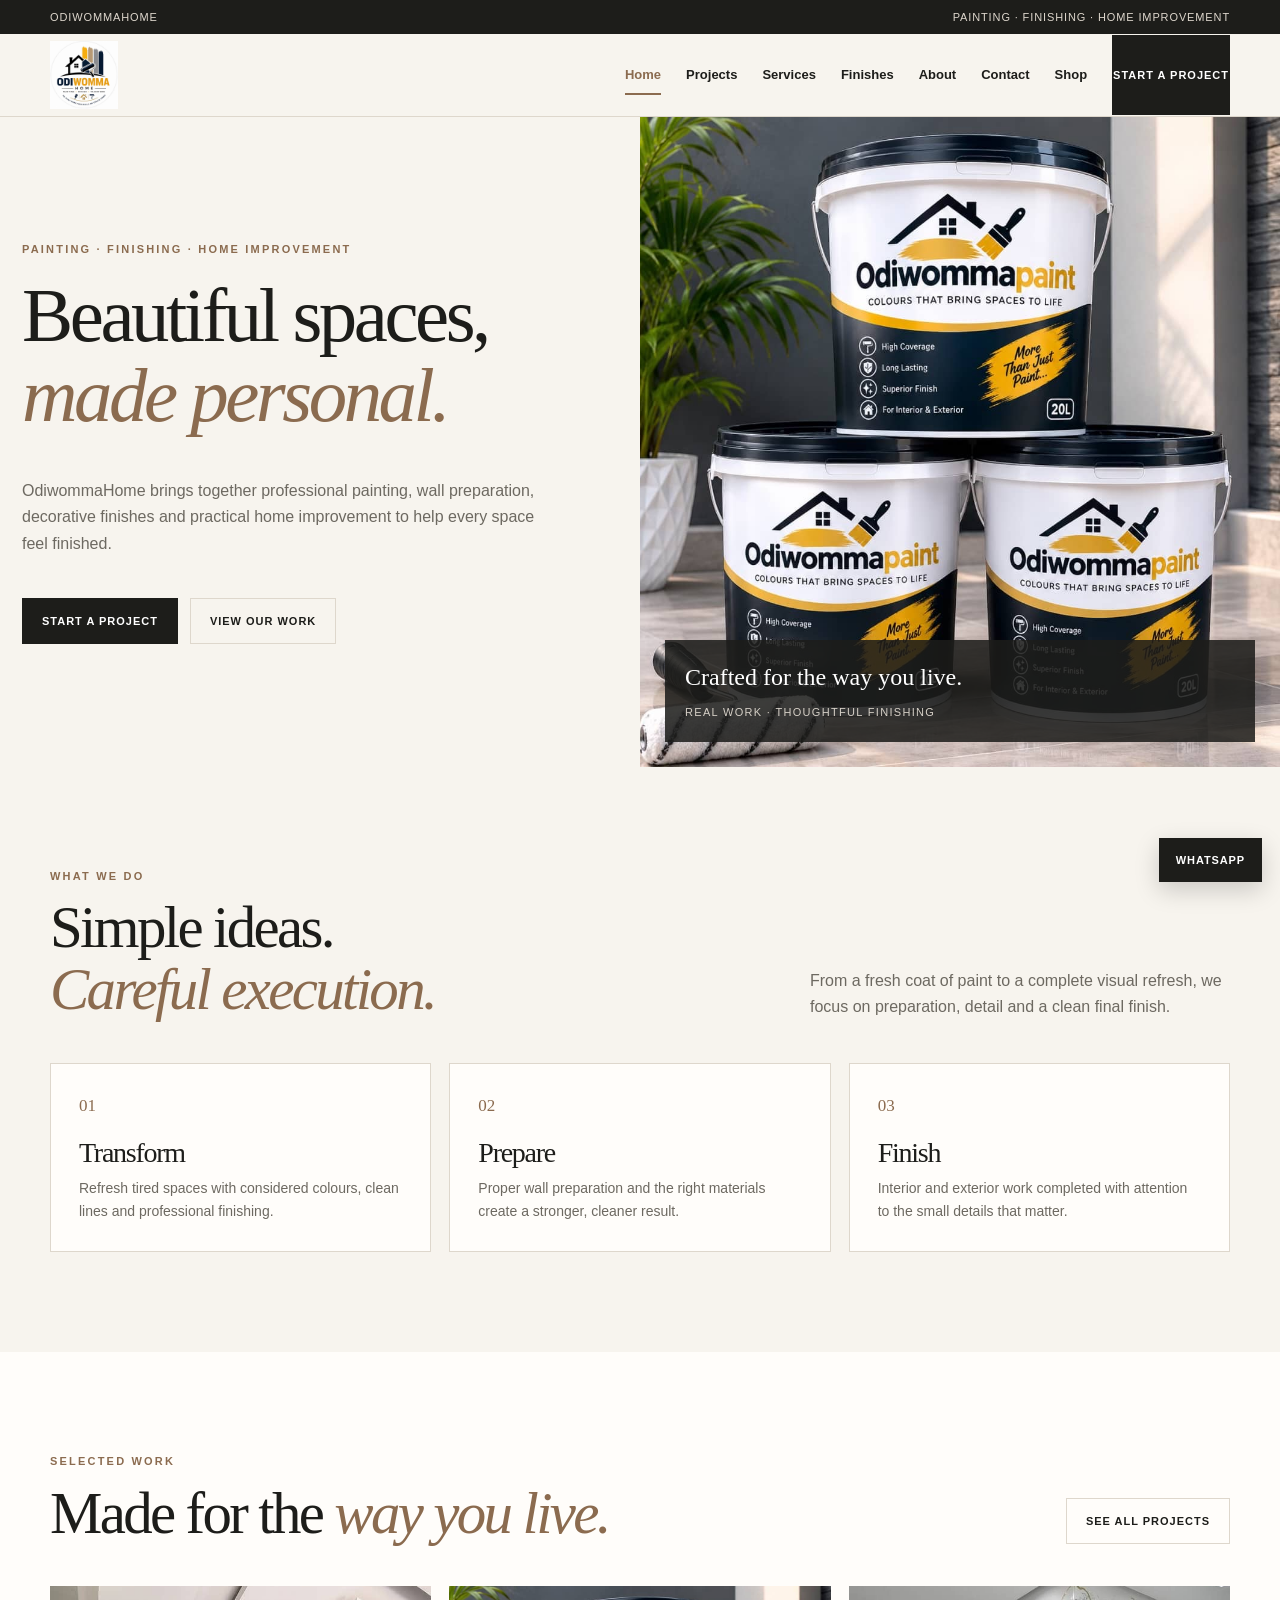
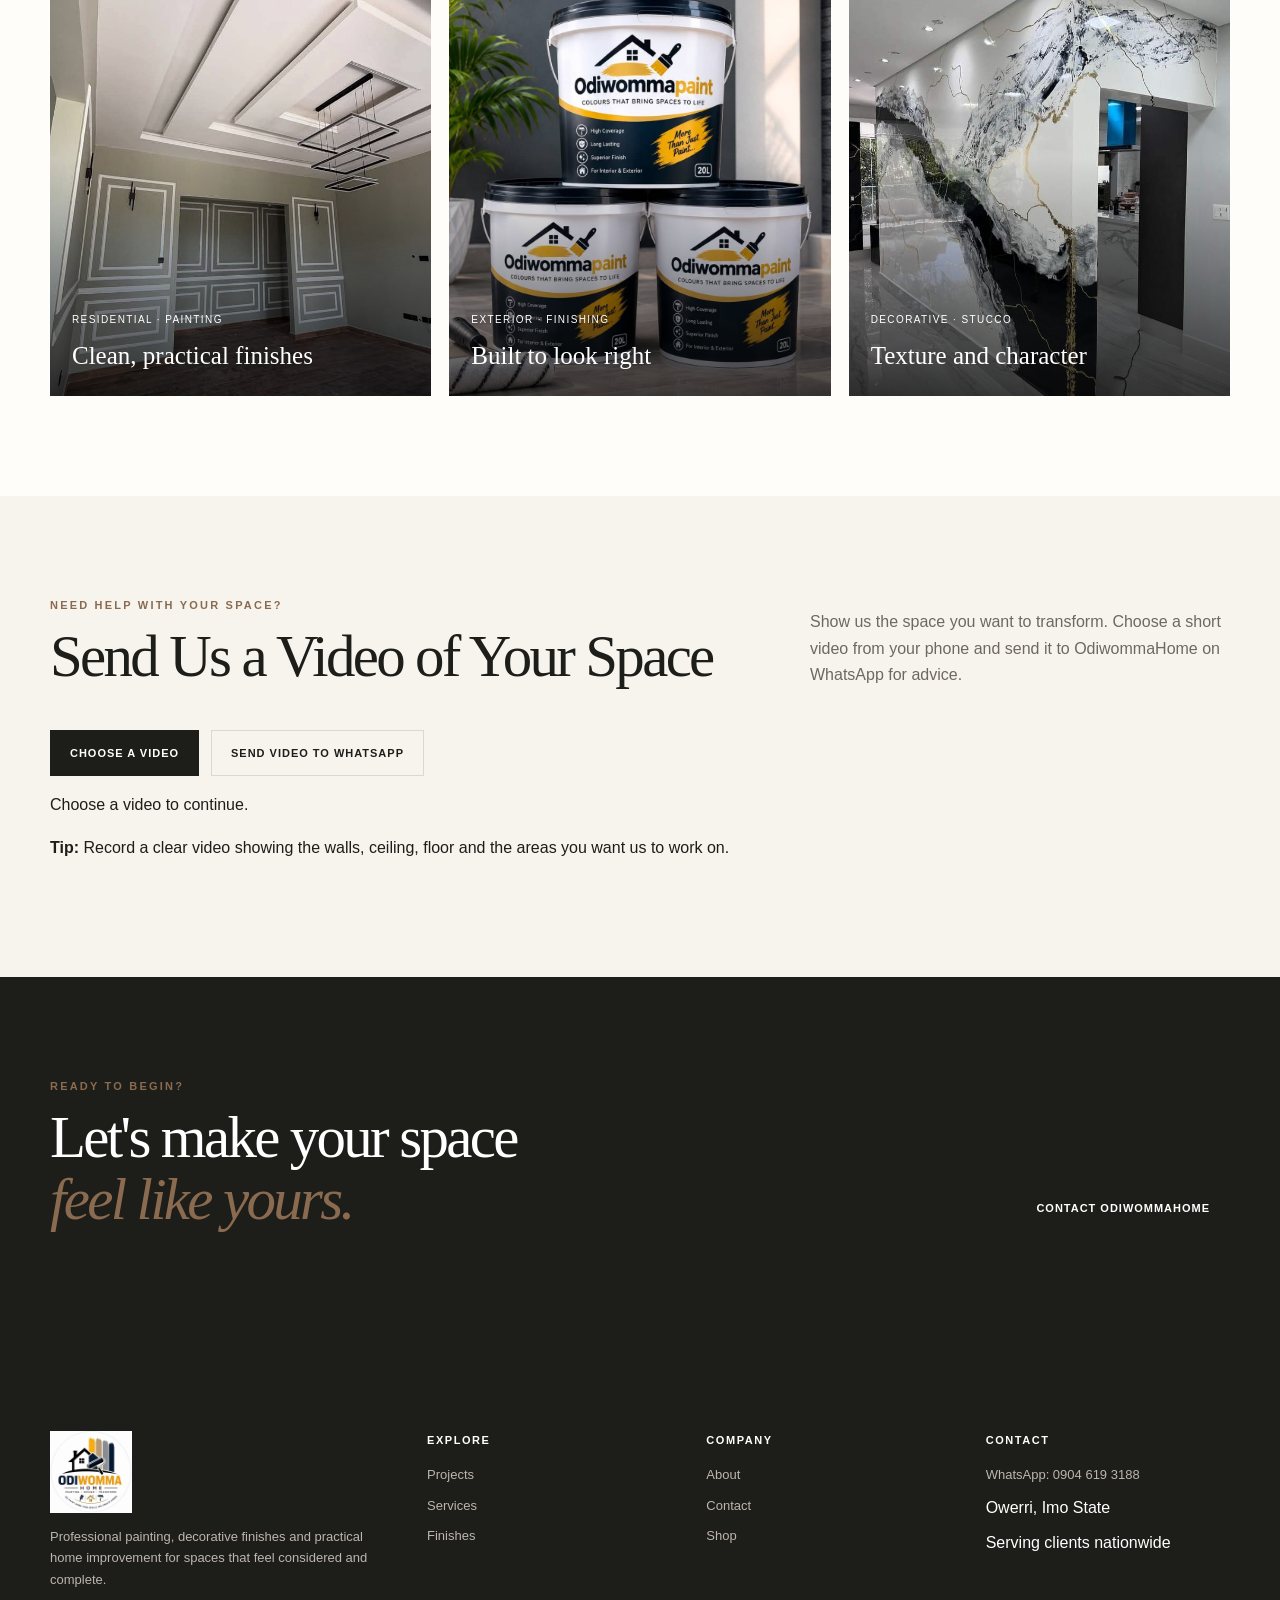
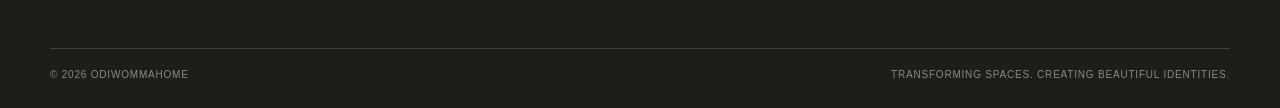
<file: index.html.html>
<!doctype html>
<html lang="en">
<head>
<meta charset="utf-8">
<meta name="viewport" content="width=device-width,initial-scale=1">
<meta name="description" content="OdiwommaHome, professional painting, finishing and home improvement.">
<title>Home | OdiwommaHome</title>
<link rel="stylesheet" href="styles.css">
</head>
<body>

<div class="topbar"><div class="container"><span>OdiwommaHome</span><span>Painting · Finishing · Home Improvement</span></div></div>
<header class="site-header">
  <div class="container nav">
    <a href="index.html" aria-label="OdiwommaHome home"><img class="logo" src="logo.jpg" alt="OdiwommaHome logo"></a>
    <button class="menu" aria-label="Open navigation" aria-expanded="false">Menu</button>
    <nav class="nav-links" aria-label="Main navigation">
      <a href="index.html" class="active">Home</a><a href="projects.html" class="">Projects</a><a href="services.html" class="">Services</a><a href="finishes.html" class="">Finishes</a><a href="about.html" class="">About</a><a href="contact.html" class="">Contact</a><a href="shop.html" class="">Shop</a>
      <a class="nav-cta" href="contact.html">Start a Project</a>
    </nav>
  </div>
</header>


<main>
<section class="hero">
  <div class="hero-copy container">
    <div class="eyebrow">Painting · Finishing · Home Improvement</div>
    <h1>Beautiful spaces,<br><em>made personal.</em></h1>
    <p class="lead">OdiwommaHome brings together professional painting, wall preparation, decorative finishes and practical home improvement to help every space feel finished.</p>
    <div class="actions">
      <a class="btn" href="contact.html">Start a Project</a>
      <a class="btn secondary" href="projects.html">View Our Work</a>
    </div>
  </div>
  <div class="hero-media">
    <img src="project-2.jpg" alt="OdiwommaHome project">
    <div class="hero-overlay"><strong>Crafted for the way you live.</strong><span>Real work · Thoughtful finishing</span></div>
  </div>
</section>

<section class="section">
  <div class="container">
    <div class="section-head">
      <div><div class="eyebrow">What we do</div><h2>Simple ideas.<br><em>Careful execution.</em></h2></div>
      <p>From a fresh coat of paint to a complete visual refresh, we focus on preparation, detail and a clean final finish.</p>
    </div>
    <div class="cards">
      <article class="card"><span class="num">01</span><h3>Transform</h3><p>Refresh tired spaces with considered colours, clean lines and professional finishing.</p></article>
      <article class="card"><span class="num">02</span><h3>Prepare</h3><p>Proper wall preparation and the right materials create a stronger, cleaner result.</p></article>
      <article class="card"><span class="num">03</span><h3>Finish</h3><p>Interior and exterior work completed with attention to the small details that matter.</p></article>
    </div>
  </div>
</section>

<section class="section alt">
  <div class="container">
    <div class="section-head">
      <div><div class="eyebrow">Selected work</div><h2>Made for the <em>way you live.</em></h2></div>
      <a class="btn secondary" href="projects.html">See All Projects</a>
    </div>
    <div class="projects-grid">
      <a class="project-card" href="projects.html"><img src="project-1.jpg" alt="Painting project"><div class="project-label"><small>Residential · Painting</small><strong>Clean, practical finishes</strong></div></a>
      <a class="project-card" href="projects.html"><img src="project-2.jpg" alt="Building project"><div class="project-label"><small>Exterior · Finishing</small><strong>Built to look right</strong></div></a>
      <a class="project-card" href="projects.html"><img src="project-3.jpg" alt="Decorative finish project"><div class="project-label"><small>Decorative · Stucco</small><strong>Texture and character</strong></div></a>
    </div>
  </div>
</section>

<section class="section video-request">
  <div class="container">
    <div class="section-head">
      <div>
        <div class="eyebrow">Need help with your space?</div>
        <h2>Send Us a Video of Your Space</h2>
      </div>
      <p>
        Show us the space you want to transform. Choose a short video from
        your phone and send it to OdiwommaHome on WhatsApp for advice.
      </p>
    </div>

    <div class="actions">
      <label class="btn" for="space-video">Choose a Video</label>
      <button class="btn secondary" type="button" id="send-space-video" disabled>
        Send Video to WhatsApp
      </button>
    </div>

    <p id="video-status" style="margin-top:1rem;">
      Choose a video to continue.
    </p>

    <p>
      <strong>Tip:</strong> Record a clear video showing the walls, ceiling,
      floor and the areas you want us to work on.
    </p>

    <input
      id="space-video"
      type="file"
      accept="video/*"
      style="position:absolute;width:1px;height:1px;opacity:0;pointer-events:none;"
    >
  </div>
</section>

<section class="section dark">
  <div class="container">
    <div class="section-head">
      <div><div class="eyebrow">Ready to begin?</div><h2>Let's make your space<br><em>feel like yours.</em></h2></div>
      <a class="btn" href="contact.html">Contact OdiwommaHome</a>
    </div>
  </div>
</section>
</main>


<footer>
  <div class="container">
    <div class="footer-grid">
      <div>
        <img class="footer-logo" src="logo.jpg" alt="OdiwommaHome logo">
        <p>Professional painting, decorative finishes and practical home improvement for spaces that feel considered and complete.</p>
      </div>
      <div>
        <div class="footer-title">Explore</div>
        <div class="footer-links">
          <a href="projects.html">Projects</a>
          <a href="services.html">Services</a>
          <a href="finishes.html">Finishes</a>
        </div>
      </div>
      <div>
        <div class="footer-title">Company</div>
        <div class="footer-links">
          <a href="about.html">About</a>
          <a href="contact.html">Contact</a>
          <a href="shop.html">Shop</a>
        </div>
      </div>
      <div>
        <div class="footer-title">Contact</div>
        <div class="footer-links">
          <a href="https://wa.me/2349046193188" target="_blank" rel="noopener">WhatsApp: 0904 619 3188</a>
          <span>Owerri, Imo State</span>
          <span>Serving clients nationwide</span>
        </div>
      </div>
    </div>
    <div class="footer-bottom">
      <span>© 2026 OdiwommaHome</span>
      <span>Transforming spaces. Creating beautiful identities.</span>
    </div>
  </div>
</footer>
<a class="whatsapp" href="https://wa.me/2349046193188" target="_blank" rel="noopener">WhatsApp</a>
<script>
  (function () {
    const input = document.getElementById("space-video");
    const sendButton = document.getElementById("send-space-video");
    const status = document.getElementById("video-status");
    const whatsappUrl = "https://wa.me/2349046193188?text=" +
      encodeURIComponent("Hello OdiwommaHome, I would like to send a video of my space for advice.");

    if (!input || !sendButton || !status) return;

    let selectedFile = null;

    input.addEventListener("change", function () {
      selectedFile = input.files && input.files[0] ? input.files[0] : null;

      if (!selectedFile) {
        sendButton.disabled = true;
        status.textContent = "Choose a video to continue.";
        return;
      }

      sendButton.disabled = false;
      status.textContent = "Video selected: " + selectedFile.name;
    });

    sendButton.addEventListener("click", async function () {
      if (!selectedFile) return;

      const shareData = {
        files: [selectedFile],
        text: "Hello OdiwommaHome, I would like to send a video of my space for advice."
      };

      try {
        if (
          navigator.share &&
          navigator.canShare &&
          navigator.canShare({ files: [selectedFile] })
        ) {
          await navigator.share(shareData);
          status.textContent = "Share sheet opened. Choose WhatsApp to send the video.";
        } else {
          window.open(whatsappUrl, "_blank", "noopener");
          status.textContent = "WhatsApp opened. Attach the selected video and send it.";
        }
      } catch (error) {
        if (error && error.name === "AbortError") {
          status.textContent = "Sharing cancelled. Your video is still selected.";
          return;
        }

        window.open(whatsappUrl, "_blank", "noopener");
        status.textContent = "WhatsApp opened. Attach the selected video and send it.";
      }
    });
  })();
</script>
<script src="script.js"></script>

</body>
</html>
</file>
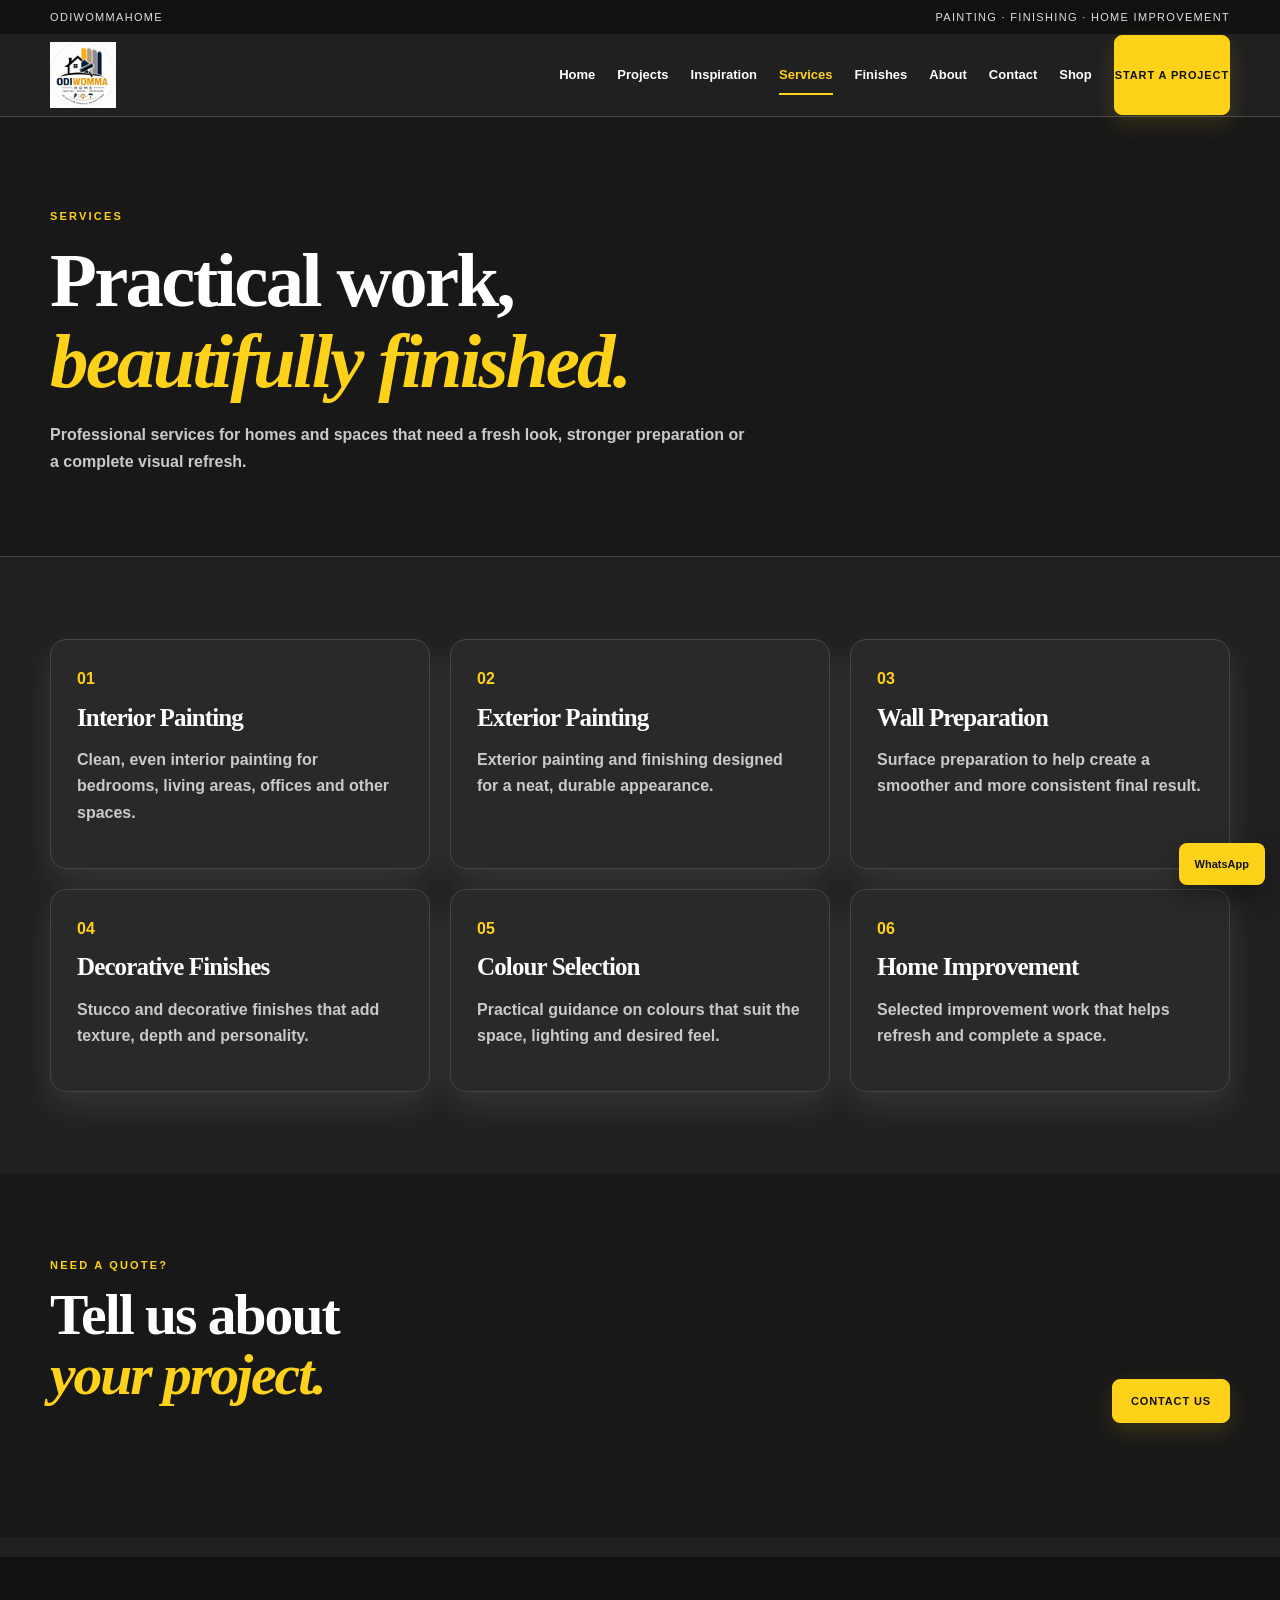
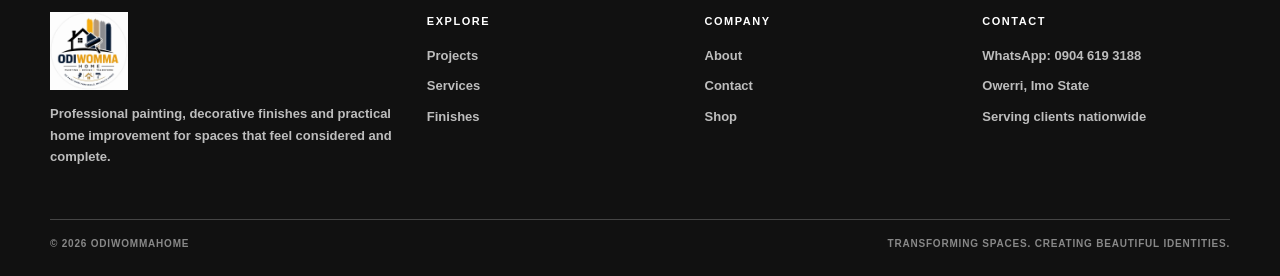
<file: services.html>
<!doctype html><html lang="en"><head><meta charset="utf-8"><meta name="viewport" content="width=device-width,initial-scale=1"><title>Services | OdiwommaHome</title><style>
:root{--bg:#202020;--panel:#292929;--panel2:#242424;--text:#fff;--muted:#c9c9c9;--yellow:#ffd21a;--line:#454545;--shadow:0 14px 34px rgba(255,255,255,.10);--max:1180px;--sans:Arial,Helvetica,sans-serif;--serif:Georgia,"Times New Roman",serif}
*{box-sizing:border-box}html{scroll-behavior:smooth}body{margin:0;background:var(--bg);color:var(--text);font-family:var(--sans);line-height:1.65}img{max-width:100%;display:block}a{color:inherit;text-decoration:none}.container{width:min(var(--max),calc(100% - 36px));margin:auto}
.topbar{background:#111;color:#ddd;font-size:11px;letter-spacing:.12em;text-transform:uppercase}.topbar .container{min-height:34px;display:flex;justify-content:space-between;align-items:center;gap:20px}.site-header{position:sticky;top:0;z-index:50;background:rgba(32,32,32,.97);backdrop-filter:blur(12px);border-bottom:1px solid var(--line)}.nav{min-height:82px;display:flex;align-items:center;justify-content:space-between;gap:20px}.logo{width:66px;height:66px;object-fit:contain}.nav-links{display:flex;align-items:center;gap:22px;font-size:13px;font-weight:800}.nav-links a{padding:30px 0;position:relative}.nav-links a:hover,.nav-links a.active{color:var(--yellow)}.nav-links a.active:after{content:"";position:absolute;left:0;right:0;bottom:21px;height:2px;background:var(--yellow)}.nav-cta,.btn{display:inline-flex;align-items:center;justify-content:center;padding:12px 18px;border:1px solid var(--yellow);background:var(--yellow);color:#111;font-size:11px;font-weight:900;letter-spacing:.08em;text-transform:uppercase;border-radius:8px;box-shadow:0 8px 22px rgba(255,210,26,.15);transition:.22s}.nav-cta:hover,.btn:hover{transform:translateY(-2px);box-shadow:0 12px 26px rgba(255,210,26,.22)}.btn.secondary{background:transparent;color:var(--yellow);box-shadow:none}.menu{display:none;background:#292929;color:#fff;border:1px solid var(--line);padding:9px 12px;border-radius:7px}
.page-hero{padding:90px 0 65px;background:#181818;border-bottom:1px solid var(--line)}.eyebrow{font-size:11px;font-weight:900;letter-spacing:.2em;text-transform:uppercase;color:var(--yellow)}h1,h2,h3{font-family:var(--serif);font-weight:800;line-height:1.05;letter-spacing:-.035em}h1{font-size:clamp(46px,6vw,78px);margin:16px 0 20px}h2{font-size:clamp(34px,4.5vw,58px);margin:10px 0 18px}h3{font-size:25px;margin:12px 0}.page-hero h1 em,h2 em{color:var(--yellow);font-style:italic}.page-hero p,.section-head p{max-width:700px;color:var(--muted);font-weight:700}.section{padding:82px 0}.section.alt{background:#181818}.section.dark{background:#111}.section-head{display:flex;justify-content:space-between;align-items:end;gap:30px;margin-bottom:32px}.cards{display:grid;grid-template-columns:repeat(3,1fr);gap:20px}.card,.contact-card,.form,.about-copy,.about-panel,.finish,.inspiration-card{background:var(--panel);border:1px solid var(--line);border-radius:16px;box-shadow:var(--shadow)}.card{padding:26px}.card .num{color:var(--yellow);font-weight:900}.card p,.about-copy p,.contact-card p,.inspiration-card p{color:var(--muted);font-weight:700}.projects-grid{display:grid;grid-template-columns:repeat(3,1fr);gap:20px}.project-card{height:410px;position:relative;overflow:hidden;background:#333;border-radius:16px;box-shadow:var(--shadow)}.project-card img{width:100%;height:100%;object-fit:cover;transition:transform .4s}.project-card:hover img{transform:scale(1.04)}.project-card:after{content:"";position:absolute;inset:0;background:linear-gradient(transparent 35%,rgba(0,0,0,.8))}.project-label{position:absolute;z-index:2;left:20px;right:20px;bottom:18px;color:#fff}.project-label small{font-size:10px;letter-spacing:.14em;text-transform:uppercase;color:var(--yellow);font-weight:900}.project-label strong{display:block;font-family:var(--serif);font-size:25px;font-weight:800;margin-top:4px}.finish-grid{display:grid;grid-template-columns:repeat(2,1fr);gap:18px;border:0}.finish{padding:22px;display:flex;justify-content:space-between;align-items:center}.finish span:last-child{color:var(--yellow);font-weight:900}.about-layout{display:grid;grid-template-columns:.75fr 1.25fr;gap:22px;align-items:start}.about-panel{min-height:330px;padding:45px;display:flex;align-items:center;justify-content:center;text-align:center}.about-panel span{font-family:var(--serif);font-size:clamp(40px,5vw,68px);font-weight:800;line-height:1}.about-panel em{color:var(--yellow)}.about-copy{padding:28px}.about-copy p{margin:0 0 16px}.about-copy p:last-child{margin-bottom:0}.about-copy strong{color:#fff}.contact-grid{display:grid;grid-template-columns:.8fr 1.2fr;gap:20px}.contact-card,.form{padding:28px}.contact-item{padding:16px 0;border-top:1px solid var(--line)}.contact-item:first-of-type{border-top:0}.contact-item small{display:block;color:var(--yellow);font-size:10px;font-weight:900;letter-spacing:.14em;text-transform:uppercase;margin-bottom:4px}.form-grid{display:grid;grid-template-columns:1fr 1fr;gap:16px}.field{display:flex;flex-direction:column;gap:7px}.field.full{grid-column:1/-1}label{font-size:11px;font-weight:900;letter-spacing:.1em;text-transform:uppercase}input,textarea,select{width:100%;border:1px solid var(--line);background:#181818;color:#fff;padding:13px 14px;font:inherit;border-radius:8px}textarea{min-height:145px;resize:vertical}.inspiration-grid{display:grid;grid-template-columns:repeat(3,1fr);gap:20px}.inspiration-card{overflow:hidden}.inspiration-card img{width:100%;aspect-ratio:4/3;object-fit:cover;background:#333}.inspiration-card .copy{padding:18px}.pill-row{display:flex;flex-wrap:wrap;gap:9px;margin:28px 0}.pill{border:1px solid var(--line);background:#292929;color:#fff;padding:8px 13px;border-radius:999px;font-size:11px;font-weight:900}.pill:hover{border-color:var(--yellow);color:var(--yellow)}footer{background:#111;color:#fff;padding:55px 0 24px;margin-top:20px}.footer-grid{display:grid;grid-template-columns:1.4fr 1fr 1fr 1fr;gap:30px;padding-bottom:38px}.footer-logo{width:78px;height:78px;object-fit:contain;background:#fff}.footer-title{color:#fff;font-size:11px;font-weight:900;letter-spacing:.14em;text-transform:uppercase;margin-bottom:14px}.footer-links{display:grid;gap:9px}.footer-links a,.footer-links span,footer p{color:#bdbdbd;font-size:13px;font-weight:700}.footer-links a:hover{color:var(--yellow)}.footer-bottom{border-top:1px solid var(--line);padding-top:16px;display:flex;justify-content:space-between;gap:15px;color:#888;font-size:10px;font-weight:800;letter-spacing:.08em;text-transform:uppercase}.whatsapp{position:fixed;right:15px;bottom:15px;z-index:60;background:var(--yellow);color:#111;padding:12px 16px;font-size:11px;font-weight:900;border-radius:8px;box-shadow:0 10px 25px rgba(0,0,0,.35)}
@media(max-width:900px){.nav-links{display:none;position:absolute;top:82px;left:0;right:0;background:#202020;padding:16px 18px 22px;border-bottom:1px solid var(--line);flex-direction:column;align-items:stretch;gap:2px}.nav-links.open{display:flex}.nav-links a{padding:11px 0}.nav-links a.active:after{display:none}.nav-cta{margin-top:8px}.menu{display:block}.cards,.projects-grid,.inspiration-grid,.contact-grid,.about-layout{grid-template-columns:1fr}.finish-grid{grid-template-columns:1fr}.section{padding:68px 0}.footer-grid{grid-template-columns:1fr 1fr}.section-head{display:block}.section-head p{margin-top:16px}}
@media(max-width:600px){.container{width:min(100% - 28px,560px)}.topbar span:last-child{display:none}.topbar .container{justify-content:center}.nav{min-height:72px}.nav-links{top:72px}.logo{width:58px;height:58px}h1{font-size:48px}.page-hero{padding:70px 0 50px}.form-grid{grid-template-columns:1fr}.field.full{grid-column:auto}.footer-grid{grid-template-columns:1fr}.footer-bottom{display:block}.footer-bottom span{display:block;margin-top:7px}.whatsapp{right:10px;bottom:10px}}
</style></head><body>

<div class="topbar"><div class="container"><span>OdiwommaHome</span><span>Painting · Finishing · Home Improvement</span></div></div>
<header class="site-header">
  <div class="container nav">
    <a href="index.html" aria-label="OdiwommaHome home"><img class="logo" src="[data-uri]" alt="OdiwommaHome logo"></a>
    <button class="menu" aria-label="Open navigation" aria-expanded="false">Menu</button>
    <nav class="nav-links" aria-label="Main navigation">
      <a href="index.html" class="">Home</a><a href="projects.html" class="">Projects</a><a href="inspiration.html">Inspiration</a><a href="services.html" class="active">Services</a><a href="finishes.html" class="">Finishes</a><a href="about.html" class="">About</a><a href="contact.html" class="">Contact</a><a href="shop.html" class="">Shop</a>
      <a class="nav-cta" href="contact.html">Start a Project</a>
    </nav>
  </div>
</header>


<main>
<section class="page-hero"><div class="container"><div class="eyebrow">Services</div><h1>Practical work,<br><em>beautifully finished.</em></h1><p>Professional services for homes and spaces that need a fresh look, stronger preparation or a complete visual refresh.</p></div></section>
<section class="section"><div class="container"><div class="cards">
<article class="card"><span class="num">01</span><h3>Interior Painting</h3><p>Clean, even interior painting for bedrooms, living areas, offices and other spaces.</p></article>
<article class="card"><span class="num">02</span><h3>Exterior Painting</h3><p>Exterior painting and finishing designed for a neat, durable appearance.</p></article>
<article class="card"><span class="num">03</span><h3>Wall Preparation</h3><p>Surface preparation to help create a smoother and more consistent final result.</p></article>
<article class="card"><span class="num">04</span><h3>Decorative Finishes</h3><p>Stucco and decorative finishes that add texture, depth and personality.</p></article>
<article class="card"><span class="num">05</span><h3>Colour Selection</h3><p>Practical guidance on colours that suit the space, lighting and desired feel.</p></article>
<article class="card"><span class="num">06</span><h3>Home Improvement</h3><p>Selected improvement work that helps refresh and complete a space.</p></article>
</div></div></section>
<section class="section alt"><div class="container"><div class="section-head"><div><div class="eyebrow">Need a quote?</div><h2>Tell us about<br><em>your project.</em></h2></div><a class="btn" href="contact.html">Contact Us</a></div></div></section>
</main>


<footer>
  <div class="container">
    <div class="footer-grid">
      <div>
        <img class="footer-logo" src="[data-uri]" alt="OdiwommaHome logo">
        <p>Professional painting, decorative finishes and practical home improvement for spaces that feel considered and complete.</p>
      </div>
      <div>
        <div class="footer-title">Explore</div>
        <div class="footer-links">
          <a href="projects.html">Projects</a>
          <a href="services.html">Services</a>
          <a href="finishes.html">Finishes</a>
        </div>
      </div>
      <div>
        <div class="footer-title">Company</div>
        <div class="footer-links">
          <a href="about.html">About</a>
          <a href="contact.html">Contact</a>
          <a href="shop.html">Shop</a>
        </div>
      </div>
      <div>
        <div class="footer-title">Contact</div>
        <div class="footer-links">
          <a href="https://wa.me/2349046193188" target="_blank" rel="noopener">WhatsApp: 0904 619 3188</a>
          <span>Owerri, Imo State</span>
          <span>Serving clients nationwide</span>
        </div>
      </div>
    </div>
    <div class="footer-bottom">
      <span>© 2026 OdiwommaHome</span>
      <span>Transforming spaces. Creating beautiful identities.</span>
    </div>
  </div>
</footer>
<a class="whatsapp" href="https://wa.me/2349046193188" target="_blank" rel="noopener">WhatsApp</a>


<script>document.addEventListener('DOMContentLoaded',function(){const m=document.querySelector('.menu'),n=document.querySelector('.nav-links');if(m&&n){m.addEventListener('click',()=>{n.classList.toggle('open');m.setAttribute('aria-expanded',n.classList.contains('open'))});n.querySelectorAll('a').forEach(a=>a.addEventListener('click',()=>n.classList.remove('open')))}});</script></body></html>
</file>
<file: styles.css>
:root{
  --bg:#f7f4ee;
  --surface:#fffdfa;
  --ink:#1d1d1a;
  --muted:#6d6961;
  --accent:#8b6b4f;
  --accent-dark:#6f523c;
  --sand:#e9e1d5;
  --line:#ded7cc;
  --white:#fff;
  --serif:Georgia,"Times New Roman",serif;
  --sans:Inter,Arial,Helvetica,sans-serif;
  --max:1180px;
}
*{box-sizing:border-box}
html{scroll-behavior:smooth}
body{margin:0;background:var(--bg);color:var(--ink);font-family:var(--sans);line-height:1.65}
img{max-width:100%;display:block}
a{color:inherit;text-decoration:none}
button{font:inherit}
.container{width:min(var(--max),calc(100% - 44px));margin:auto}
.topbar{background:var(--ink);color:#ddd6cc;font-size:11px;letter-spacing:.08em;text-transform:uppercase}
.topbar .container{min-height:34px;display:flex;align-items:center;justify-content:space-between;gap:20px}
.site-header{position:sticky;top:0;z-index:50;background:rgba(247,244,238,.96);backdrop-filter:blur(12px);border-bottom:1px solid var(--line)}
.nav{min-height:82px;display:flex;align-items:center;justify-content:space-between;gap:28px}
.logo{width:68px;height:68px;object-fit:contain}
.nav-links{display:flex;align-items:center;gap:25px;font-size:13px;font-weight:600}
.nav-links a{padding:30px 0;position:relative}
.nav-links a:hover,.nav-links a.active{color:var(--accent)}
.nav-links a.active:after{content:"";position:absolute;left:0;right:0;bottom:21px;height:2px;background:var(--accent)}
.nav-cta,.btn{display:inline-flex;align-items:center;justify-content:center;gap:8px;padding:13px 19px;border:1px solid var(--ink);background:var(--ink);color:var(--white);font-size:11px;font-weight:700;letter-spacing:.09em;text-transform:uppercase;transition:.2s}
.nav-cta:hover,.btn:hover{background:var(--accent);border-color:var(--accent)}
.btn.secondary{background:transparent;color:var(--ink);border-color:var(--line)}
.btn.secondary:hover{background:var(--sand);border-color:var(--sand)}
.menu{display:none;background:transparent;border:1px solid var(--line);padding:9px 11px}
.hero{display:grid;grid-template-columns:1fr 1fr;min-height:650px}
.hero-copy{display:flex;flex-direction:column;justify-content:center;padding:80px max(22px,calc((100vw - var(--max))/2)) 80px 0}
.eyebrow{font-size:11px;font-weight:700;letter-spacing:.2em;text-transform:uppercase;color:var(--accent)}
h1,h2,h3{font-family:var(--serif);font-weight:400;letter-spacing:-.045em;line-height:1.05}
h1{font-size:clamp(48px,6vw,82px);margin:18px 0 25px}
h2{font-size:clamp(38px,4.6vw,60px);margin:12px 0 0}
h3{font-size:28px;margin:18px 0 10px}
h1 em,h2 em{color:var(--accent);font-style:italic}
.lead{max-width:520px;color:var(--muted);font-size:16px}
.actions{display:flex;flex-wrap:wrap;gap:12px;margin-top:25px}
.hero-media{background:var(--sand);min-height:650px;position:relative;overflow:hidden}
.hero-media img{width:100%;height:100%;object-fit:cover}
.hero-overlay{position:absolute;inset:auto 25px 25px 25px;background:rgba(29,29,26,.86);color:white;padding:18px 20px}
.hero-overlay strong{display:block;font-family:var(--serif);font-size:24px;font-weight:400}
.hero-overlay span{font-size:11px;color:#d6d0c7;letter-spacing:.12em;text-transform:uppercase}
.section{padding:100px 0}
.section.alt{background:var(--surface)}
.section.dark{background:var(--ink);color:var(--white)}
.section-head{display:flex;justify-content:space-between;gap:40px;align-items:end;margin-bottom:42px}
.section-head p{max-width:420px;color:var(--muted);margin:0}
.dark .section-head p{color:#bcb6ad}
.cards{display:grid;grid-template-columns:repeat(3,1fr);gap:18px}
.card{background:var(--surface);border:1px solid var(--line);padding:28px}
.card .num{color:var(--accent);font-family:var(--serif);font-size:17px}
.card p{color:var(--muted);font-size:14px;margin:0}
.projects-grid{display:grid;grid-template-columns:repeat(3,1fr);gap:18px}
.project-card{height:410px;position:relative;overflow:hidden;background:#ddd}
.project-card img{width:100%;height:100%;object-fit:cover;transition:transform .4s}
.project-card:hover img{transform:scale(1.035)}
.project-card:after{content:"";position:absolute;inset:0;background:linear-gradient(transparent 42%,rgba(0,0,0,.72))}
.project-label{position:absolute;z-index:2;left:22px;right:22px;bottom:20px;color:white}
.project-label small{font-size:10px;letter-spacing:.14em;text-transform:uppercase}
.project-label strong{display:block;font-family:var(--serif);font-size:25px;font-weight:400;margin-top:4px}
.finish-grid{display:grid;grid-template-columns:repeat(2,1fr);border-top:1px solid var(--line)}
.finish{display:flex;justify-content:space-between;align-items:center;padding:18px 0;border-bottom:1px solid var(--line);font-size:14px}
.finish:nth-child(odd){margin-right:30px}
.finish span:last-child{color:var(--accent);font-size:18px}
.page-hero{padding:95px 0 70px;border-bottom:1px solid var(--line);background:var(--surface)}
.page-hero p{max-width:650px;color:var(--muted);font-size:16px;margin:22px 0 0}
.about-layout{display:grid;grid-template-columns:.8fr 1.2fr;gap:10%;align-items:start}
.about-panel{background:var(--sand);padding:55px;min-height:360px;display:flex;align-items:center;justify-content:center;text-align:center}
.about-panel span{font-family:var(--serif);font-size:clamp(38px,5vw,64px);line-height:1}
.about-copy p{color:var(--muted);font-size:15px}
.contact-grid{display:grid;grid-template-columns:.8fr 1.2fr;gap:22px}
.contact-card{background:var(--surface);border:1px solid var(--line);padding:30px}
.contact-card h3{margin-top:0}
.contact-item{padding:17px 0;border-top:1px solid var(--line)}
.contact-item:first-of-type{border-top:0}
.contact-item small{display:block;color:var(--accent);font-size:10px;font-weight:700;letter-spacing:.14em;text-transform:uppercase;margin-bottom:4px}
.contact-item a{font-size:17px}
.form{background:var(--surface);border:1px solid var(--line);padding:32px}
.form-grid{display:grid;grid-template-columns:1fr 1fr;gap:18px}
.field{display:flex;flex-direction:column;gap:7px}
.field.full{grid-column:1/-1}
label{font-size:11px;font-weight:700;letter-spacing:.1em;text-transform:uppercase}
input,textarea,select{width:100%;border:1px solid var(--line);background:#fff;padding:13px 14px;font:inherit;color:var(--ink)}
textarea{min-height:145px;resize:vertical}
.shop-banner{background:var(--ink);color:white;padding:34px}
.shop-banner p{color:#c5bfb6;max-width:650px}
.shop-placeholder{display:grid;grid-template-columns:repeat(3,1fr);gap:18px}
.product{background:var(--surface);border:1px solid var(--line);padding:18px}
.product-img{aspect-ratio:1/1;background:var(--sand);display:flex;align-items:center;justify-content:center;color:var(--muted);font-size:12px}
.product h3{font-size:23px;margin:18px 0 6px}
.product p{color:var(--muted);font-size:13px}
footer{background:var(--ink);color:white;padding:58px 0 24px}
.footer-grid{display:grid;grid-template-columns:1.4fr 1fr 1fr 1fr;gap:35px;padding-bottom:45px}
.footer-logo{width:82px;height:82px;object-fit:contain;background:white}
footer p,footer a{color:#bcb6ad;font-size:13px}
footer a:hover{color:white}
.footer-title{color:white;font-size:11px;font-weight:700;letter-spacing:.14em;text-transform:uppercase;margin-bottom:15px}
.footer-links{display:grid;gap:9px}
.footer-bottom{border-top:1px solid rgba(255,255,255,.15);padding-top:18px;display:flex;justify-content:space-between;gap:20px;color:#8f8981;font-size:10px;letter-spacing:.08em;text-transform:uppercase}
.whatsapp{position:fixed;right:18px;bottom:18px;z-index:60;background:#1d1d1a;color:white;padding:13px 17px;font-size:11px;font-weight:700;letter-spacing:.08em;text-transform:uppercase;box-shadow:0 8px 25px rgba(0,0,0,.18)}
.whatsapp:hover{background:var(--accent)}
@media(max-width:900px){
  .nav-links{display:none;position:absolute;top:82px;left:0;right:0;background:var(--bg);padding:18px 22px 24px;border-bottom:1px solid var(--line);flex-direction:column;align-items:stretch;gap:2px}
  .nav-links.open{display:flex}
  .nav-links a{padding:12px 0}
  .nav-links a.active:after{display:none}
  .nav-cta{margin-top:8px}
  .menu{display:block}
  .hero{grid-template-columns:1fr}
  .hero-copy{padding:75px 0}
  .hero-media{min-height:430px}
  .cards,.projects-grid,.shop-placeholder{grid-template-columns:1fr}
  .section{padding:75px 0}
  .section-head{display:block}
  .section-head p{margin-top:20px}
  .about-layout,.contact-grid{grid-template-columns:1fr}
  .footer-grid{grid-template-columns:1fr 1fr}
}
@media(max-width:600px){
  .container{width:min(100% - 32px,560px)}
  .topbar .container{justify-content:center;text-align:center}
  .topbar span:last-child{display:none}
  .logo{width:60px;height:60px}
  .nav{min-height:72px}
  .nav-links{top:72px}
  h1{font-size:50px}
  .hero-copy{padding:62px 0}
  .hero-media{min-height:350px}
  .project-card{height:330px}
  .finish-grid{grid-template-columns:1fr}
  .finish:nth-child(odd){margin-right:0}
  .form-grid{grid-template-columns:1fr}
  .field.full{grid-column:auto}
  .footer-grid{grid-template-columns:1fr}
  .footer-bottom{display:block}
  .footer-bottom span{display:block;margin-top:7px}
  .whatsapp{right:12px;bottom:12px}
}

/* Shop and cart */
.shop-section{padding-top:64px}
.shop-toolbar{display:flex;align-items:end;justify-content:space-between;gap:24px;margin-bottom:26px}
.shop-toolbar h2{margin:6px 0 0}
.shop-actions{display:flex;gap:10px;align-items:center}
.shop-search,.shop-select{height:46px;border:1px solid #d9d9d9;border-radius:10px;background:#fff;padding:0 13px;font:inherit;color:inherit}
.shop-search{width:220px}.shop-select{min-width:170px}
.shop-note{padding:16px 18px;border:1px solid #e3e3e3;border-radius:12px;background:#fafafa;margin-bottom:30px;font-size:.95rem}
.product-grid{display:grid;grid-template-columns:repeat(3,minmax(0,1fr));gap:20px}
.product-card{border:1px solid #e4e4e4;border-radius:16px;overflow:hidden;background:#fff;display:flex;flex-direction:column;min-width:0}
.product-visual{height:220px;overflow:hidden;display:flex;align-items:center;justify-content:center;background:linear-gradient(135deg,#f1f1ee,#dddcd6);position:relative}
.product-image{width:100%;height:100%;display:block;object-fit:cover;object-position:center}
.product-initial{font-size:3rem;font-weight:800;letter-spacing:-.05em;color:#333}
.product-tag{position:absolute;top:14px;left:14px;background:#fff;border-radius:999px;padding:6px 10px;font-size:.75rem;font-weight:700}
.product-body{padding:20px;display:flex;flex-direction:column;gap:10px;flex:1}
.product-body h3{margin:0;font-size:1.15rem}.product-body p{margin:0;color:#666;line-height:1.55;font-size:.92rem}.product-meta{display:flex;justify-content:space-between;align-items:center;gap:10px;margin-top:auto;padding-top:8px}.product-price{font-weight:800}.quote-price{font-size:.85rem;color:#666;font-weight:600}
.product-add{width:100%;margin-top:10px}
.cart-nav{border:1px solid rgba(0,0,0,.15);background:transparent;border-radius:999px;padding:10px 13px;font:inherit;cursor:pointer;color:inherit}
.cart-count{display:inline-grid;place-items:center;min-width:22px;height:22px;padding:0 5px;border-radius:999px;background:#111;color:#fff;font-size:.75rem;margin-left:4px}
.cart-backdrop{position:fixed;inset:0;background:rgba(0,0,0,.42);opacity:0;visibility:hidden;transition:.25s;z-index:90}
.cart-drawer{position:fixed;top:0;right:0;width:min(440px,94vw);height:100dvh;background:#fff;z-index:91;transform:translateX(105%);transition:.3s;display:flex;flex-direction:column;box-shadow:-15px 0 50px rgba(0,0,0,.18)}
.cart-open .cart-backdrop{opacity:1;visibility:visible}.cart-open .cart-drawer{transform:translateX(0)}
.cart-head{padding:28px 24px 18px;border-bottom:1px solid #eee;display:flex;justify-content:space-between;align-items:flex-start}.cart-head h2{margin:4px 0 0}.cart-close{border:0;background:#f1f1f1;width:40px;height:40px;border-radius:50%;font-size:1.5rem;cursor:pointer}
.cart-items{padding:18px 24px;overflow:auto;flex:1}.cart-row{display:grid;grid-template-columns:1fr auto;gap:12px;padding:16px 0;border-bottom:1px solid #eee}.cart-row h3{font-size:1rem;margin:0 0 5px}.cart-row p{margin:0;color:#777;font-size:.85rem}.cart-controls{display:flex;align-items:center;gap:8px;margin-top:10px}.qty-btn,.remove-item{border:1px solid #ddd;background:#fff;border-radius:7px;cursor:pointer}.qty-btn{width:30px;height:30px}.remove-item{padding:7px 9px;font-size:.78rem}.cart-empty{padding:30px 24px;color:#777;text-align:center}.cart-foot{padding:20px 24px;border-top:1px solid #eee;background:#fafafa}.cart-total-row{display:flex;justify-content:space-between;margin-bottom:10px}.btn-full{width:100%;margin-top:10px}.btn-light{background:#fff;color:#222;border:1px solid #ddd}.cart-help{font-size:.78rem;color:#777;line-height:1.5;margin:12px 0 0}.empty-products{text-align:center;padding:50px;color:#777}
.sr-only{position:absolute;width:1px;height:1px;padding:0;margin:-1px;overflow:hidden;clip:rect(0,0,0,0);white-space:nowrap;border:0}
@media(max-width:900px){.product-grid{grid-template-columns:repeat(2,minmax(0,1fr))}.shop-toolbar{align-items:stretch;flex-direction:column}.shop-actions{width:100%}.shop-search{flex:1;width:auto}.shop-select{min-width:160px}}
@media(max-width:600px){.product-grid{grid-template-columns:1fr}.shop-actions{flex-direction:column}.shop-search,.shop-select{width:100%}.cart-nav{margin:8px 0}}
</file>
